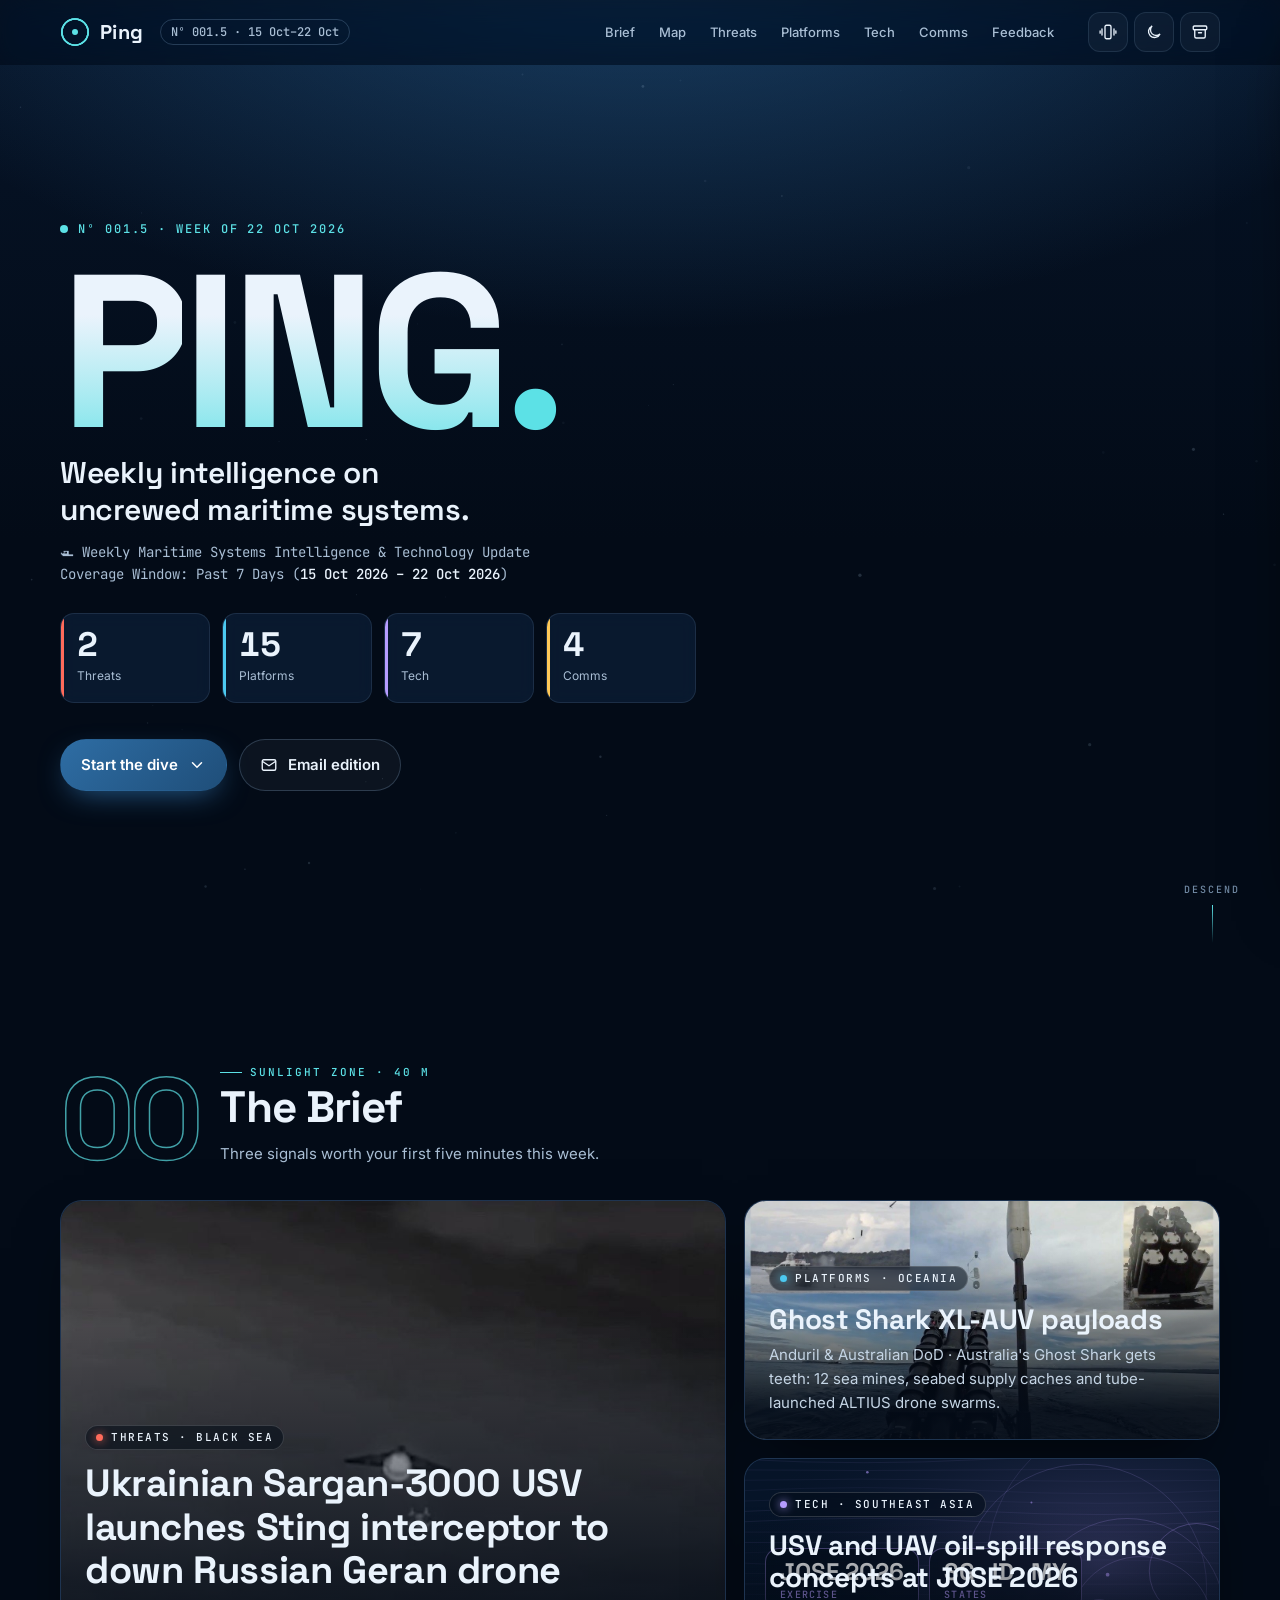
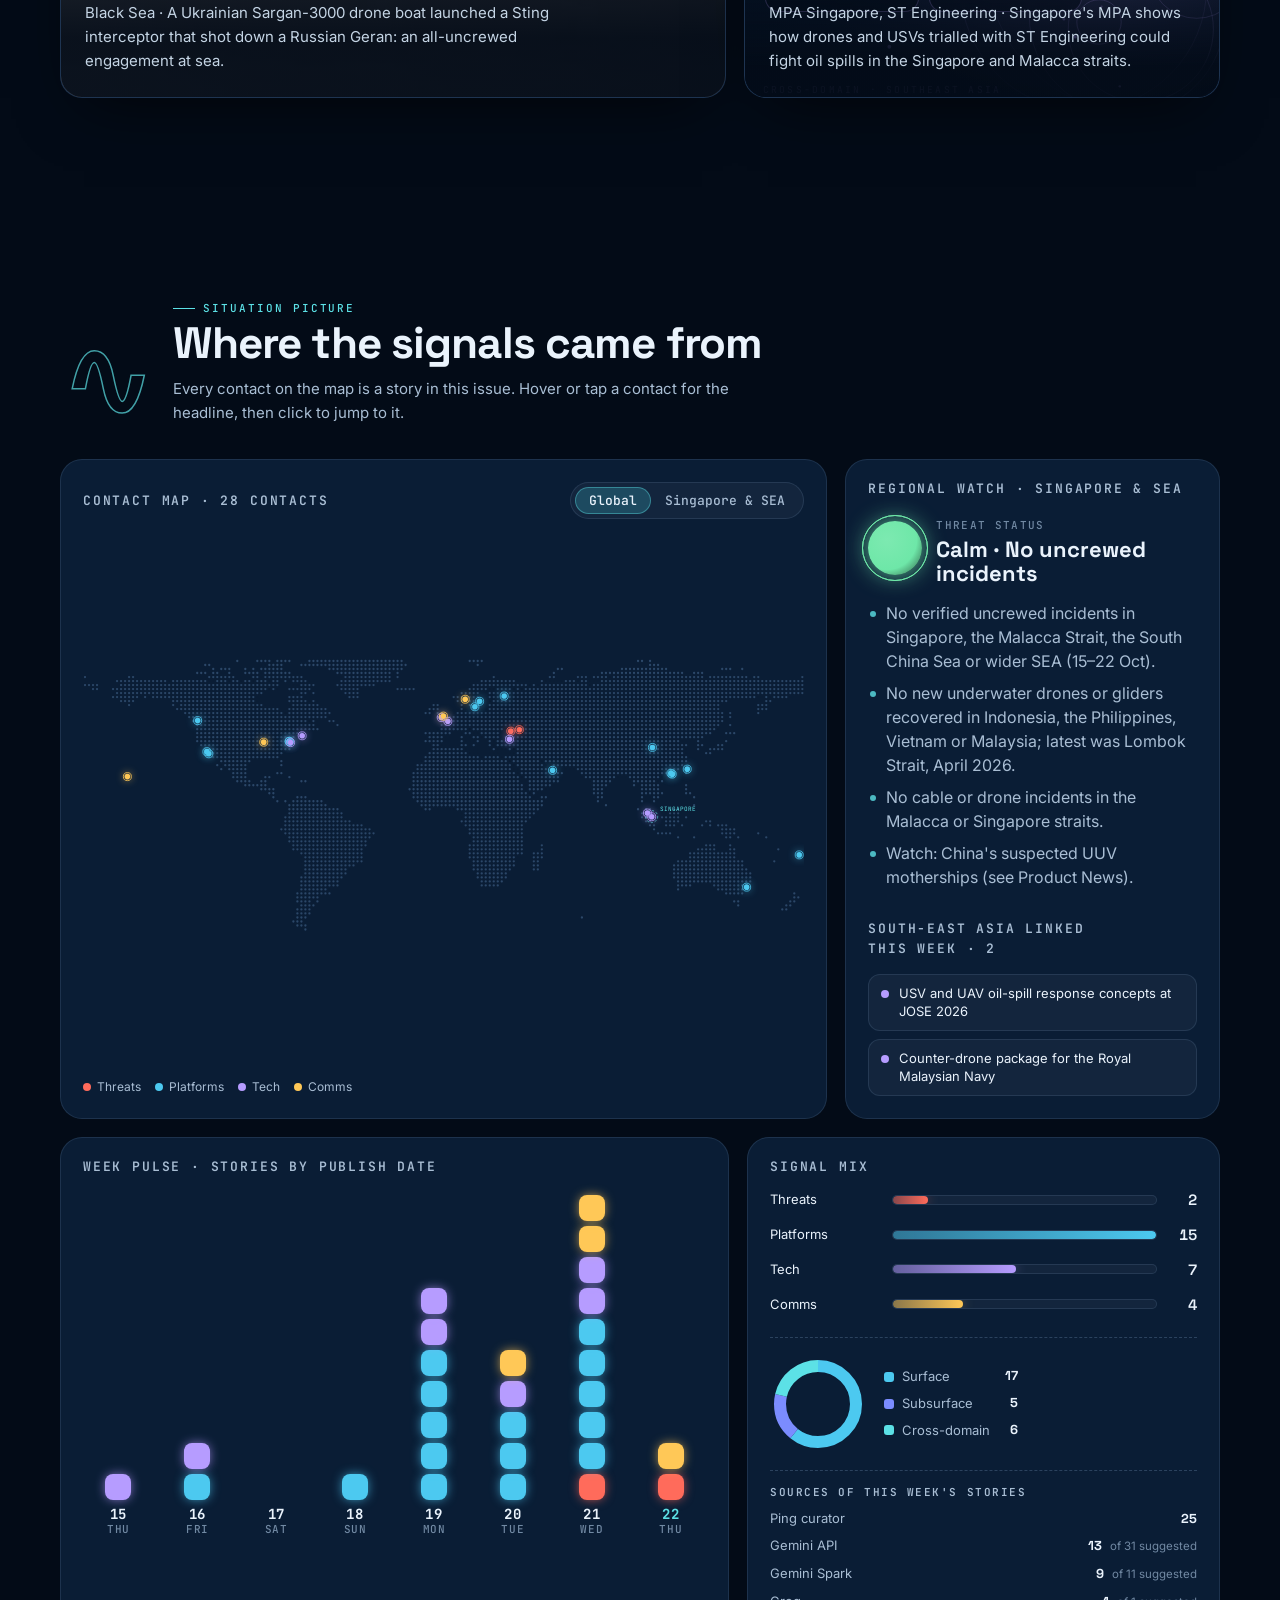
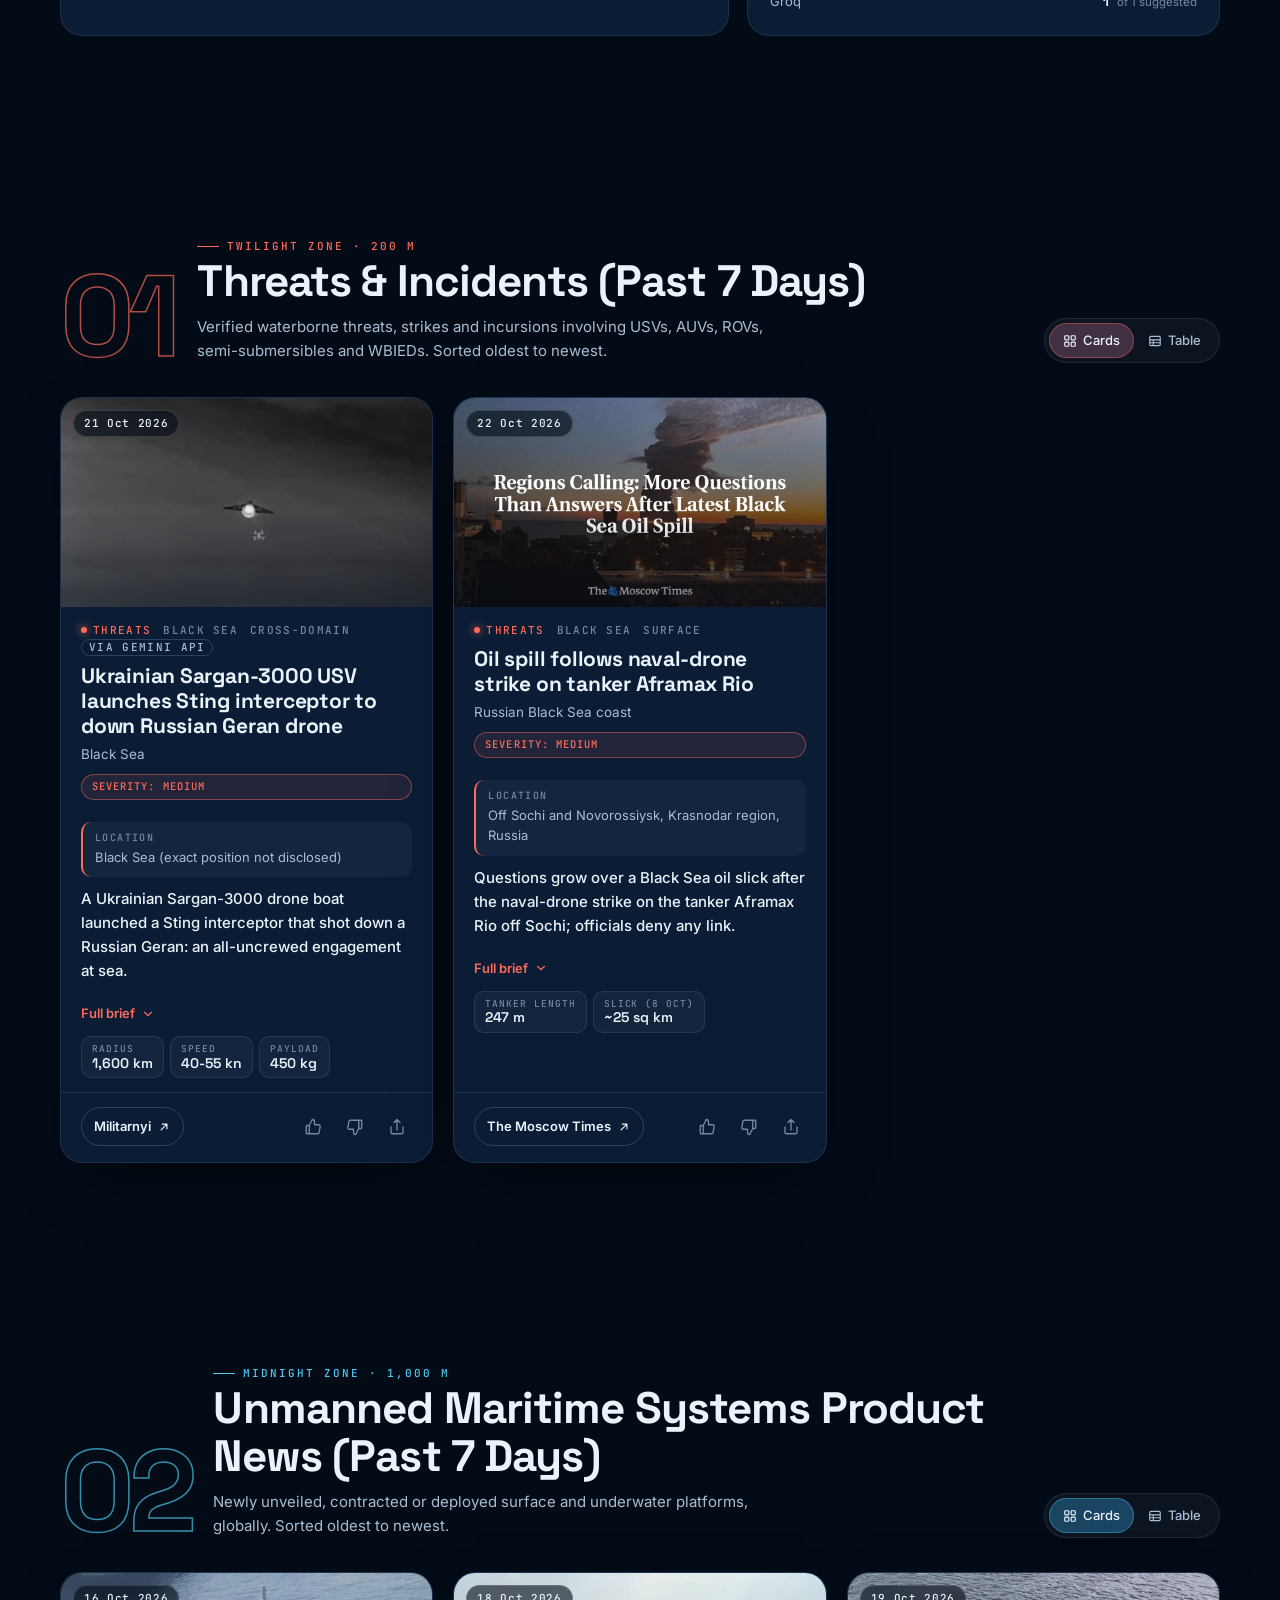
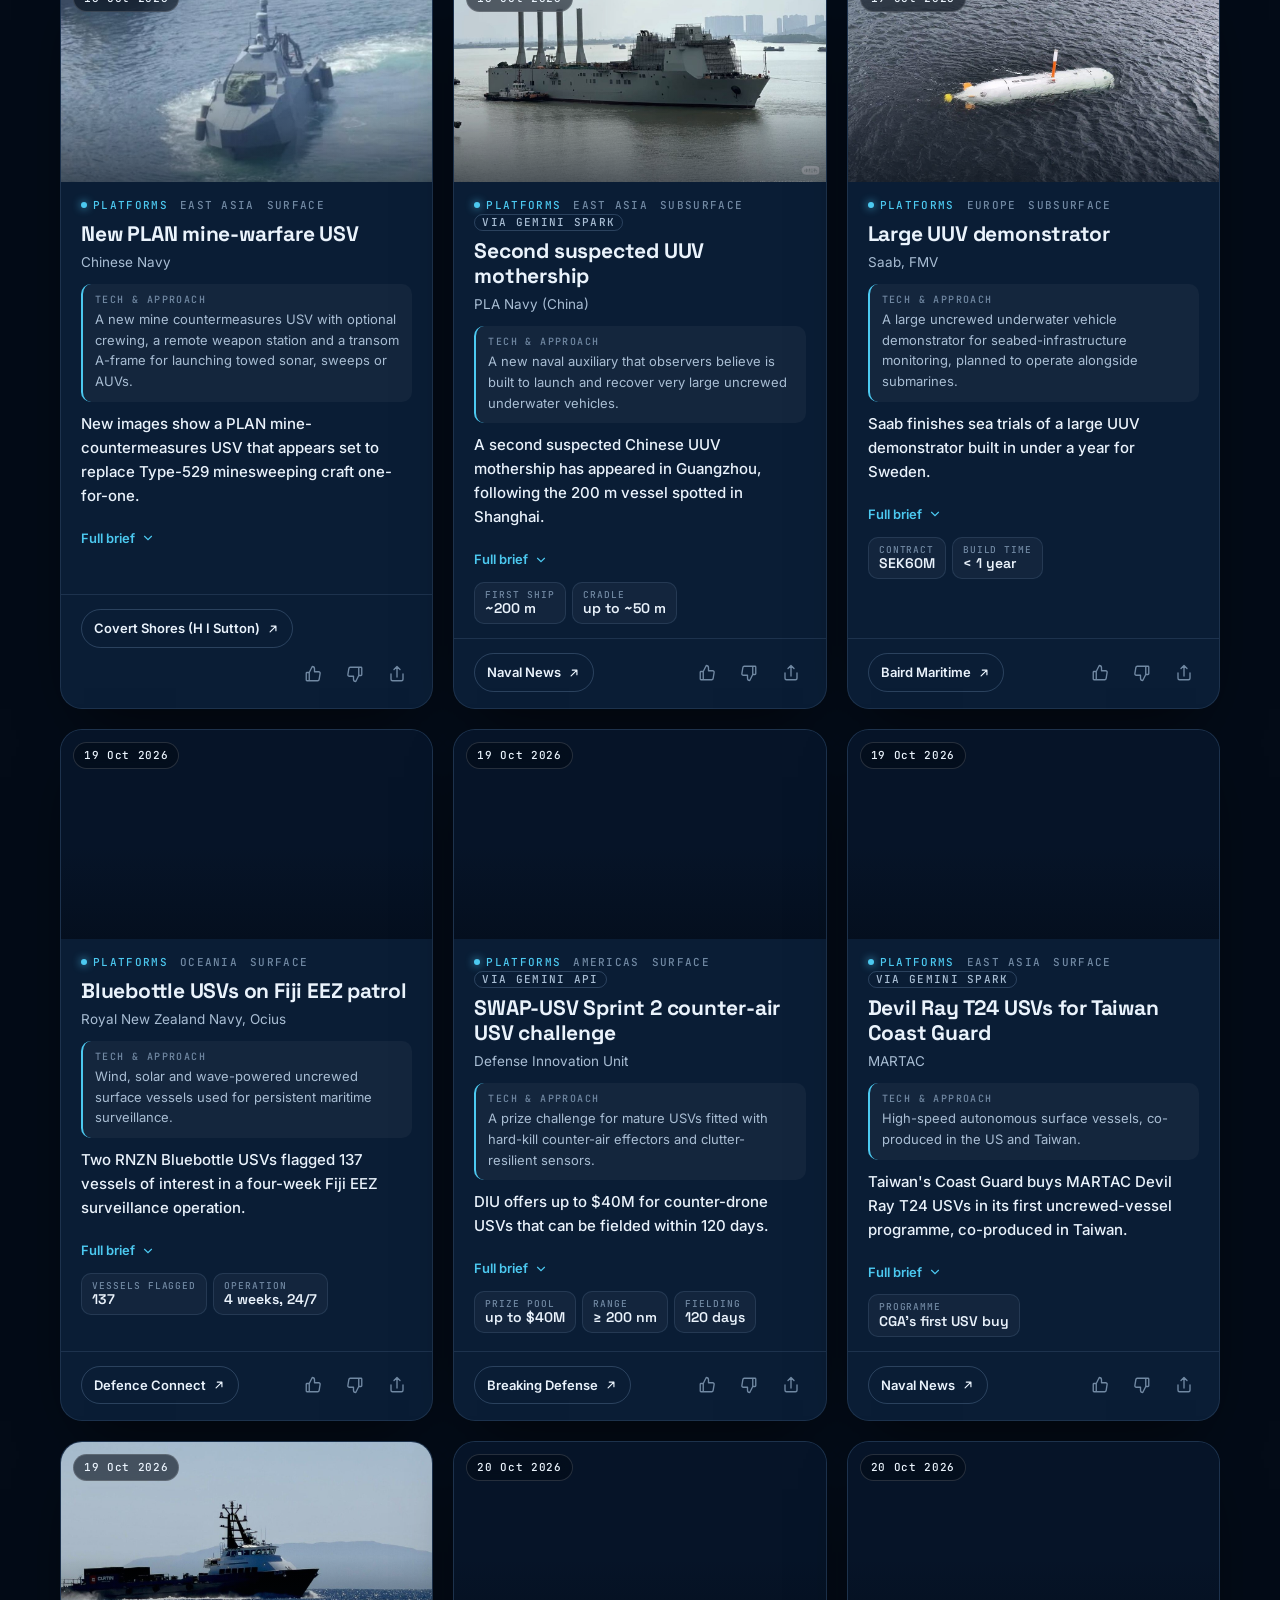
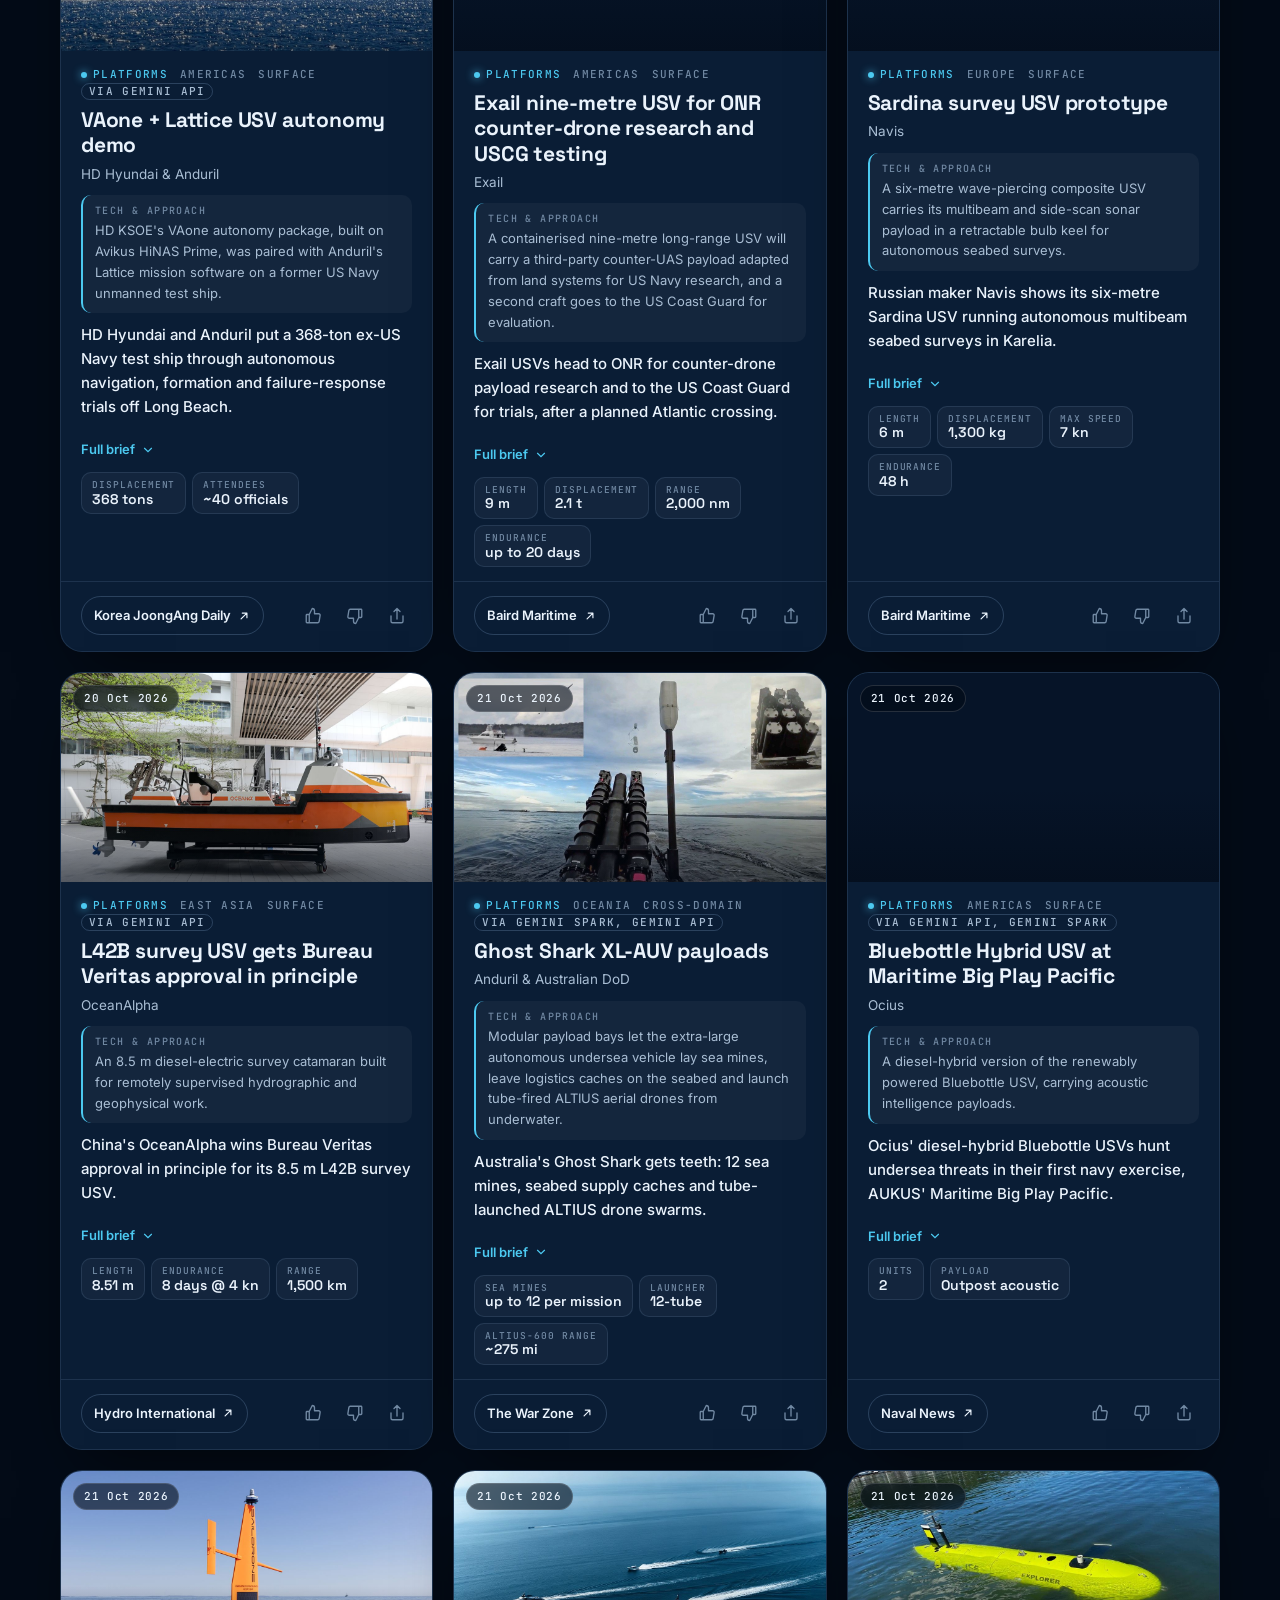
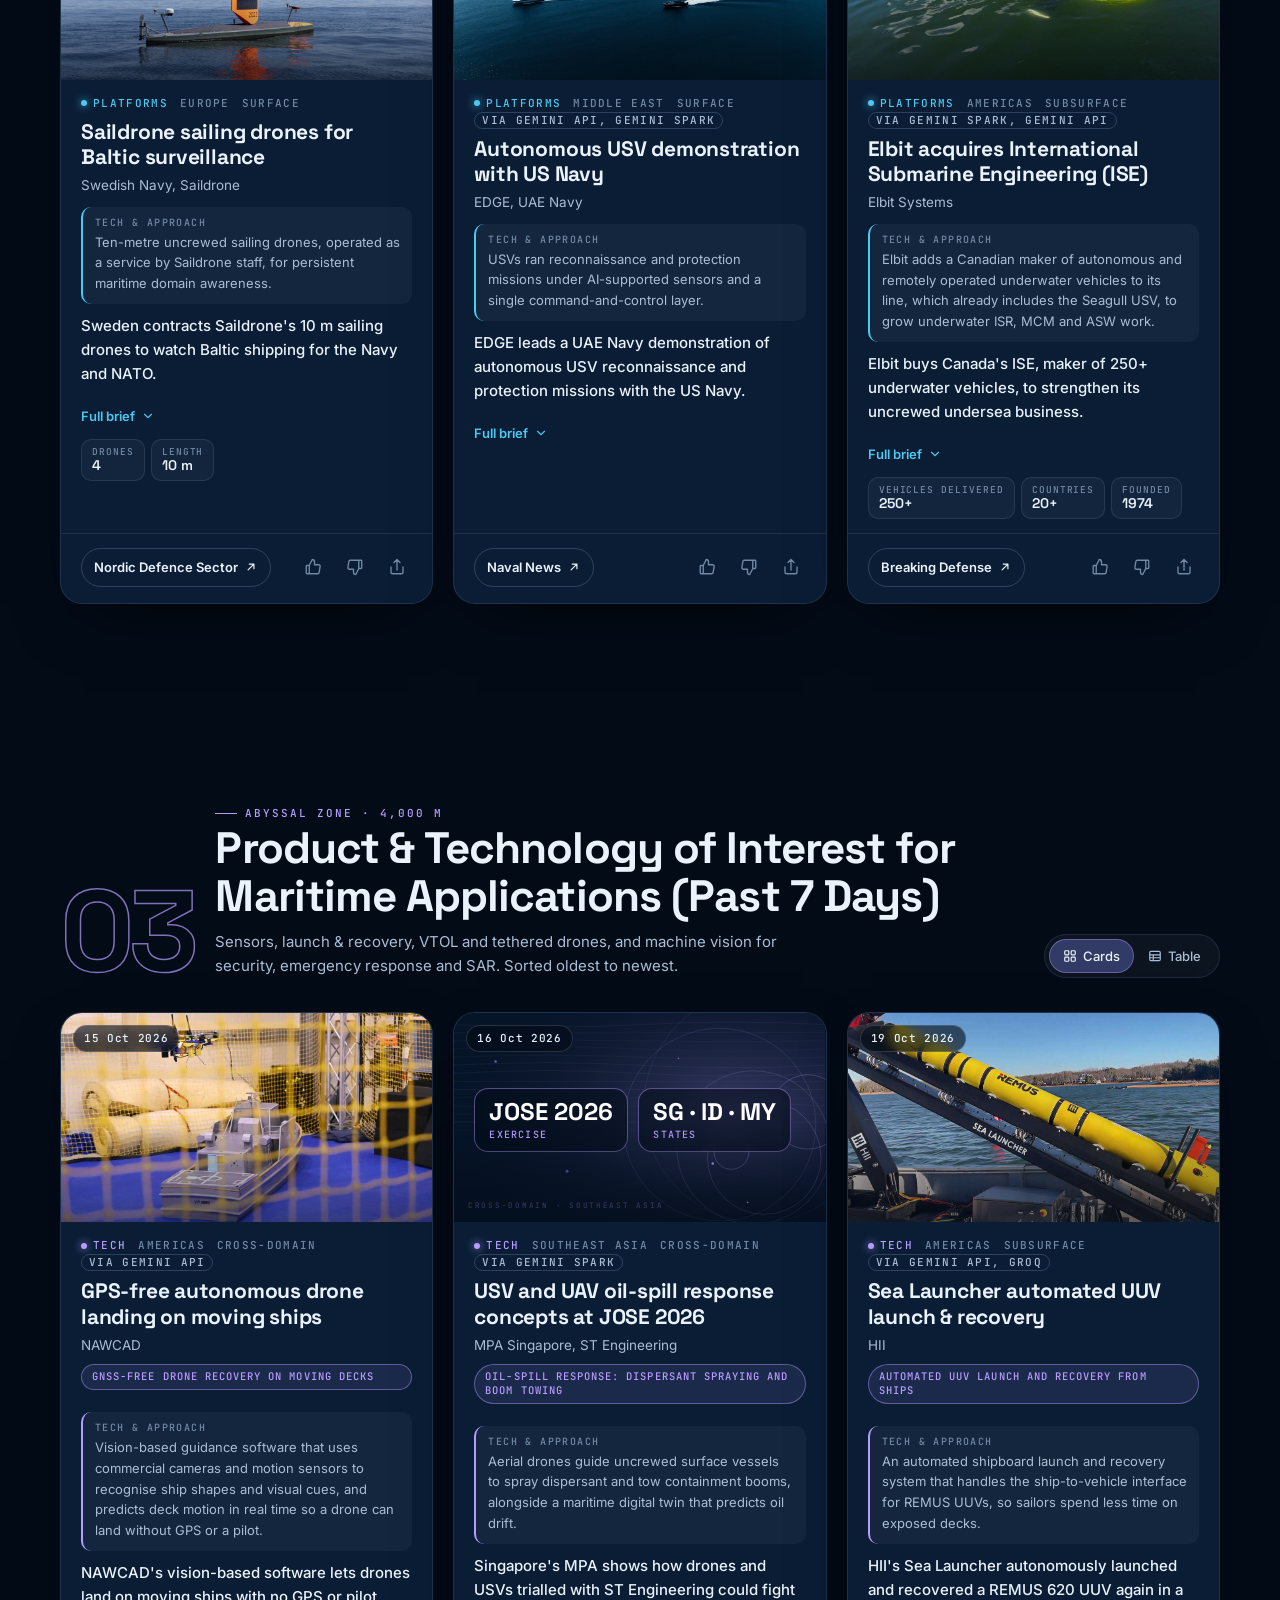
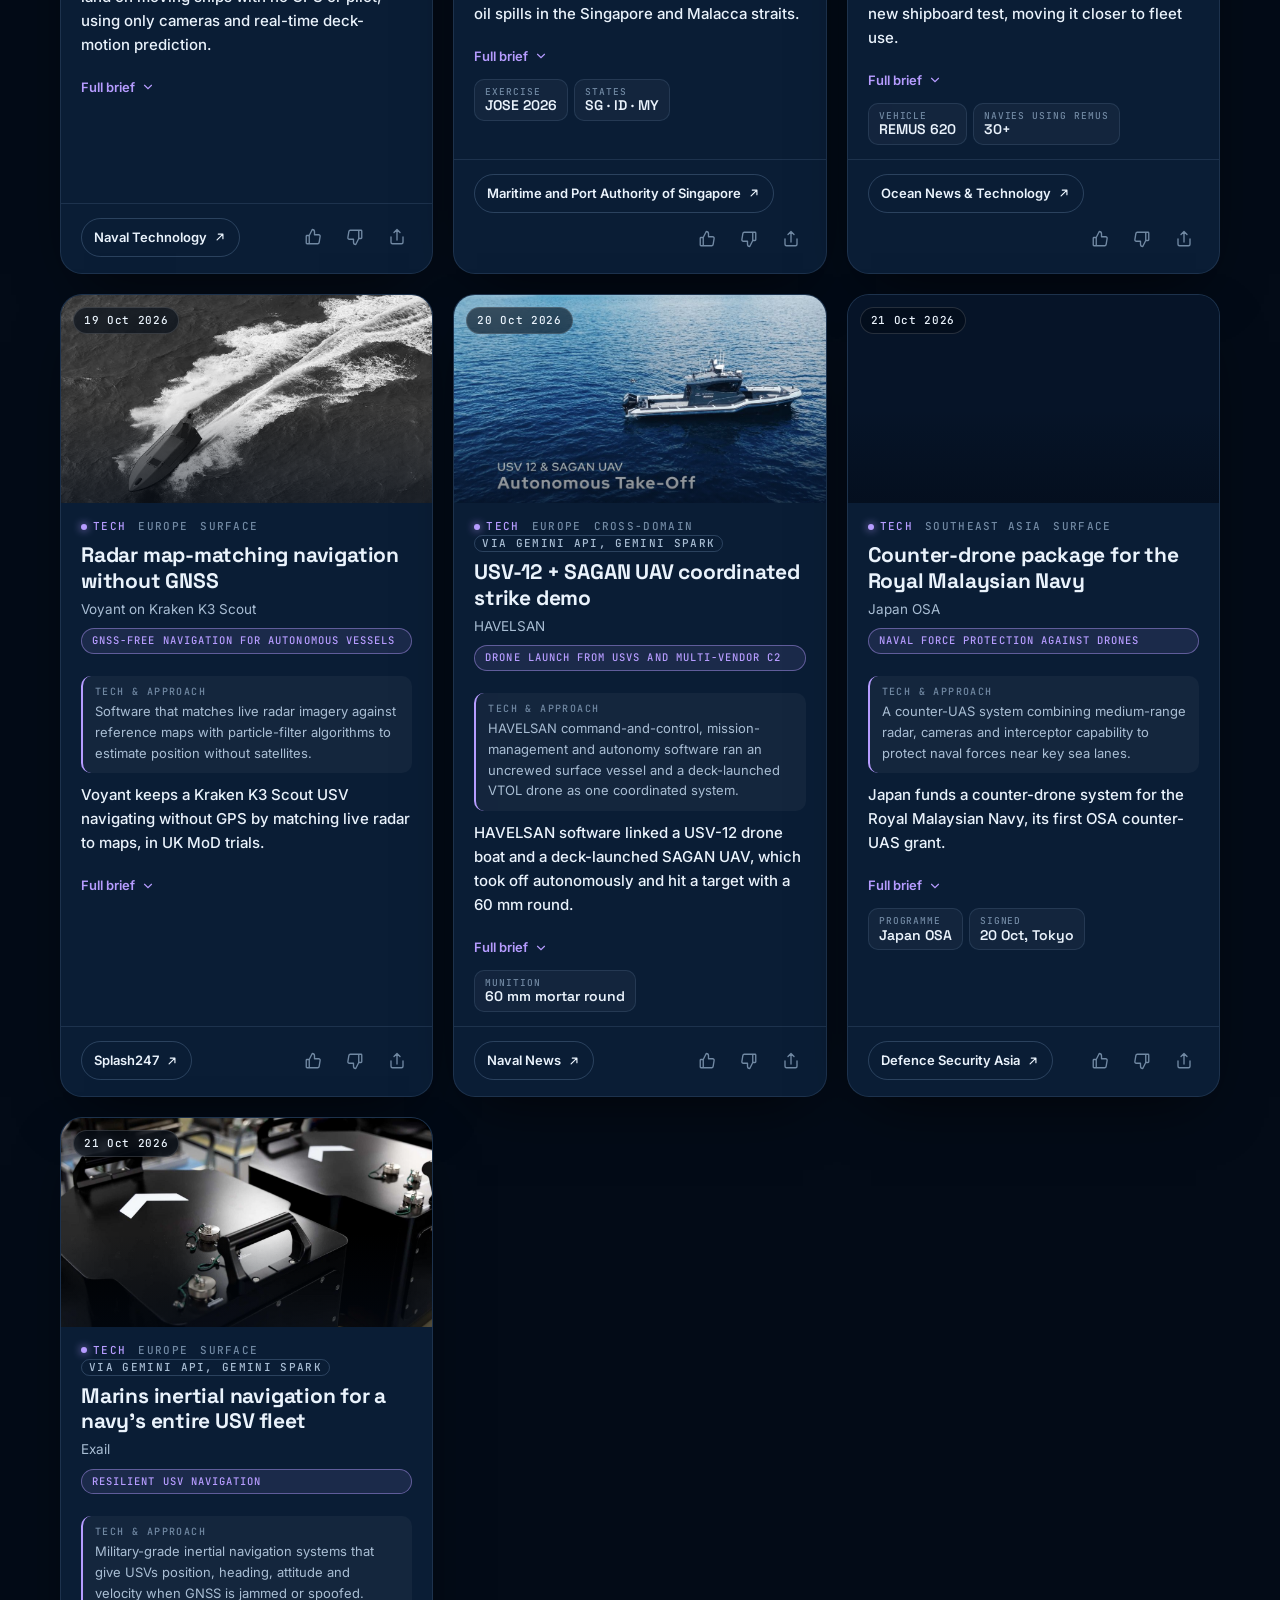
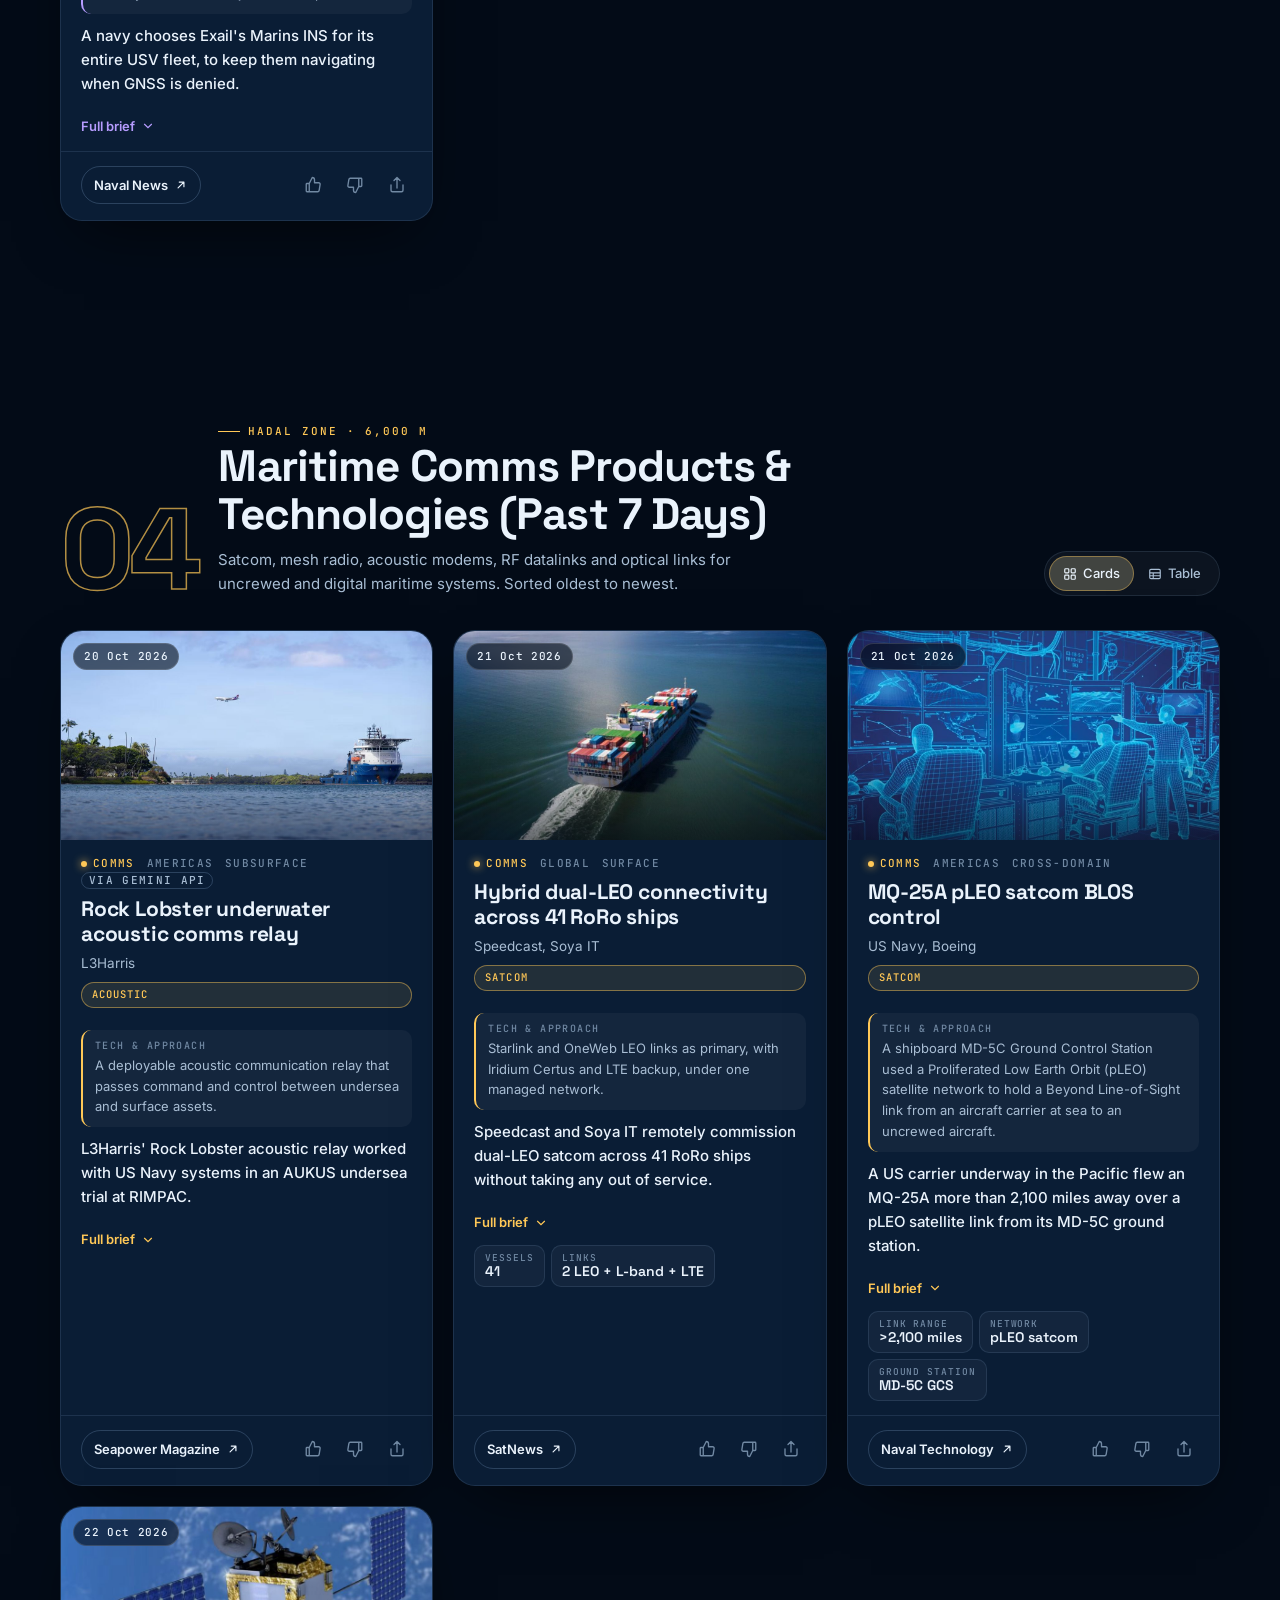
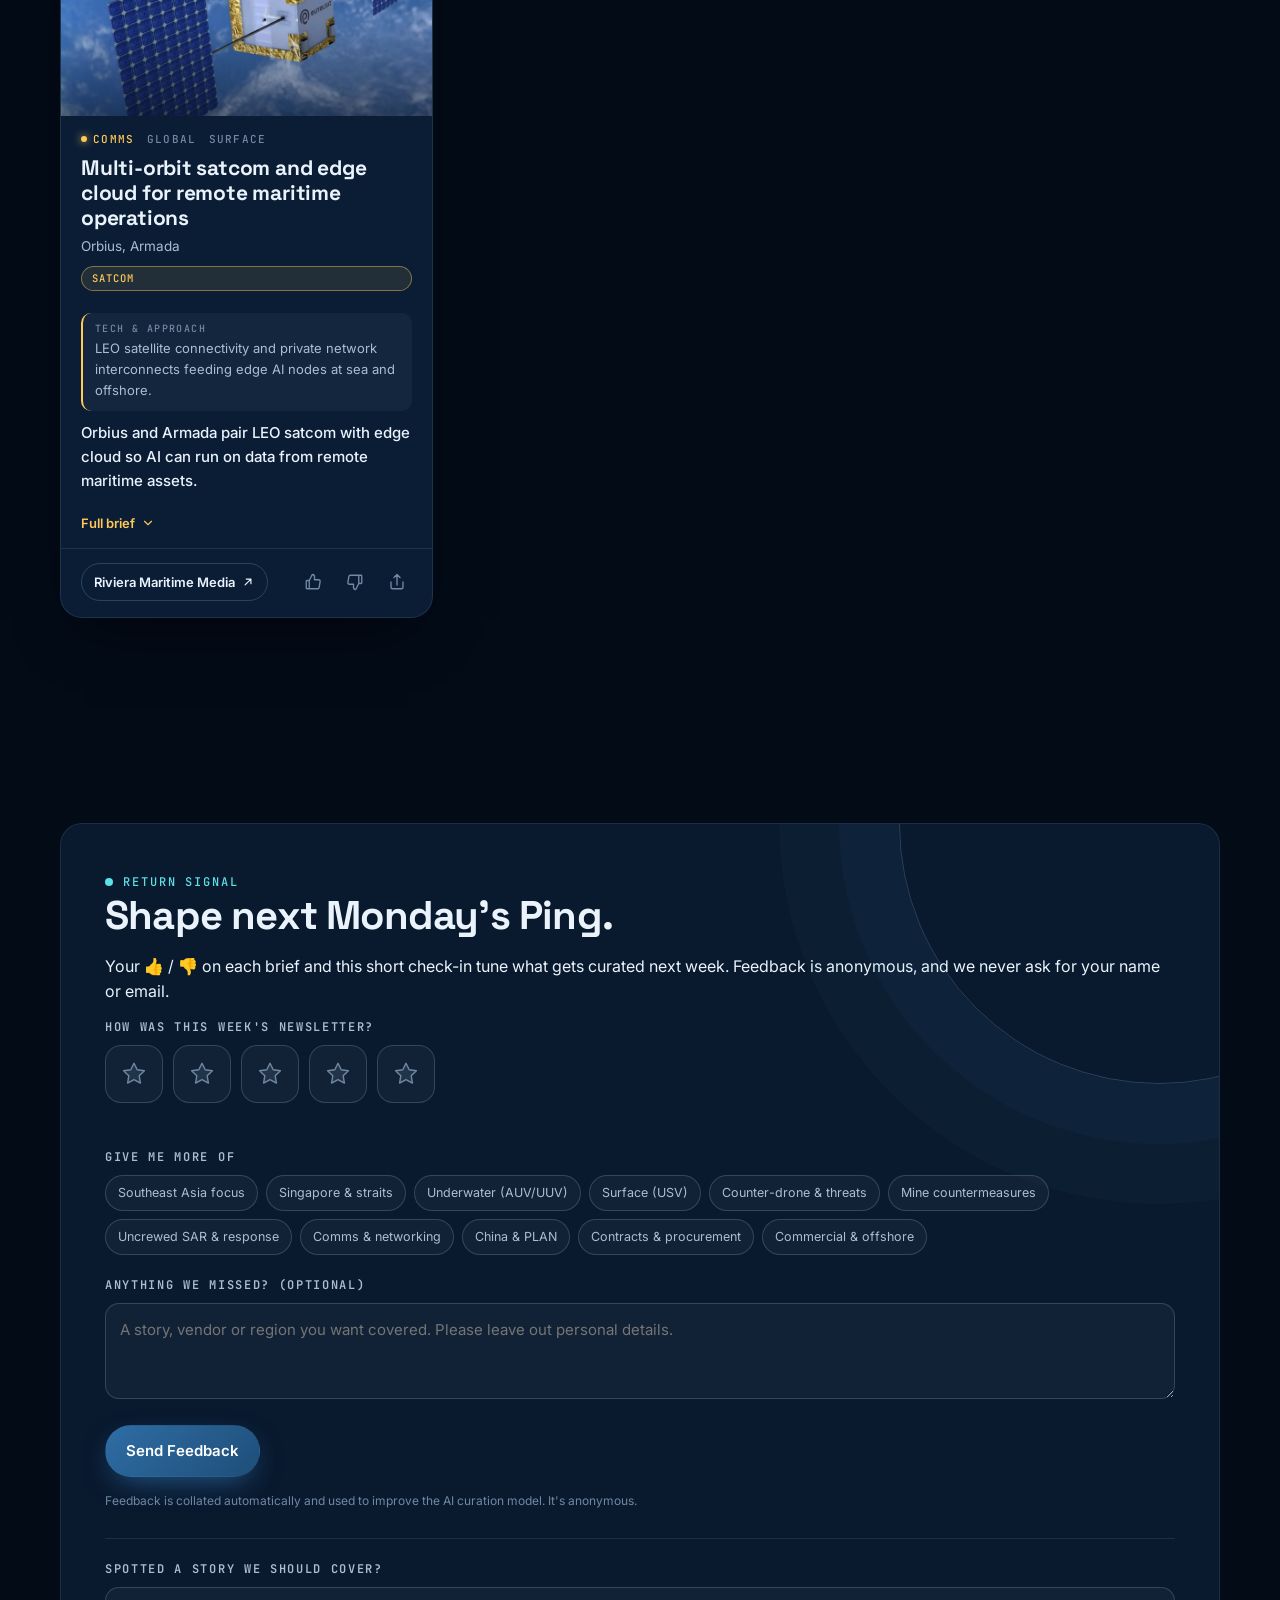
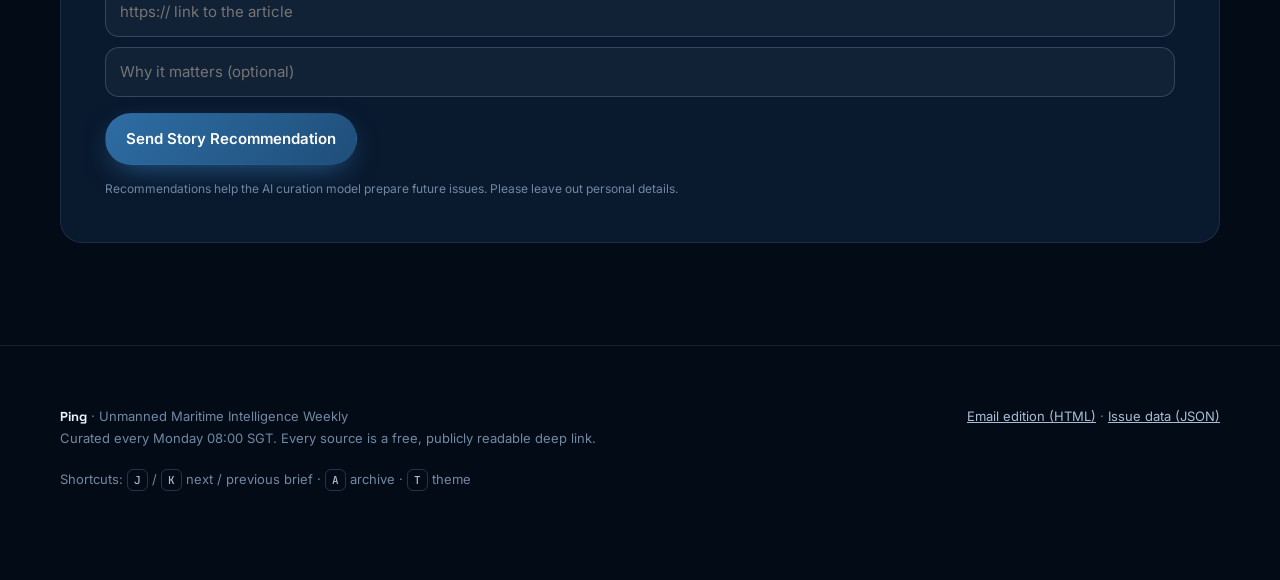
<file: index.html>
<!doctype html>
<html lang="en" data-theme="dark">
<head>
  <meta charset="utf-8">
  <meta name="viewport" content="width=device-width, initial-scale=1, viewport-fit=cover">
  <title>Ping · Unmanned Maritime Intelligence Weekly</title>
  <meta name="description" content="Ping: a verified weekly intelligence and technology scan of unmanned maritime systems (USVs, AUVs, ROVs and semi-submersibles), with a focus on Singapore and Southeast Asia.">
  <meta name="theme-color" content="#030B17">
  <meta property="og:title" content="Ping · Unmanned Maritime Intelligence Weekly">
  <meta property="og:description" content="Threats, platforms, enabling tech and comms for uncrewed maritime systems, verified every Monday.">
  <meta property="og:type" content="website">
  <link rel="icon" href="assets/favicon.svg" type="image/svg+xml">
  <link rel="preconnect" href="https://fonts.googleapis.com">
  <link rel="preconnect" href="https://fonts.gstatic.com" crossorigin>
  <link href="https://fonts.googleapis.com/css2?family=Inter:wght@400;500;600;700&family=JetBrains+Mono:wght@400;500&family=Space+Grotesk:wght@500;600;700&display=swap" rel="stylesheet">
  <link rel="stylesheet" href="assets/styles.css?v=5057148615">
  <script>
    // Apply the saved theme before first paint to avoid a flash.
    try { var t = localStorage.getItem("ping:theme"); if (t) document.documentElement.dataset.theme = JSON.parse(t); } catch (e) {}
  </script>
</head>
<body>
  <a class="skip" href="#main">Skip to content</a>
  <div class="ambient" id="ambient" aria-hidden="true"></div>
  <canvas id="snow" aria-hidden="true"></canvas>
  <div class="progress" aria-hidden="true"><i></i></div>

  <header class="topbar" id="topbar">
    <div class="wrap">
      <a class="brand" href="#top" aria-label="Back to the top">
        <svg viewBox="0 0 32 32" aria-hidden="true">
          <g fill="none" stroke="#5CE1E6" stroke-width="1.6">
            <circle class="ring" cx="16" cy="16" r="14"/>
            <circle class="ring" cx="16" cy="16" r="14"/>
            <circle class="ring" cx="16" cy="16" r="14"/>
          </g>
          <circle cx="16" cy="16" r="3.2" fill="#5CE1E6"/>
        </svg>
        Ping
      </a>
      <span class="issue-pill" id="issuePill">Loading…</span>
      <nav class="nav" id="nav" aria-label="Sections"></nav>
      <div class="actions">
        <button class="icon-btn" id="hapticBtn" aria-pressed="true" title="Haptic feedback" aria-label="Toggle haptic feedback">
          <svg class="on" viewBox="0 0 24 24" fill="none" stroke="currentColor" stroke-width="1.8" stroke-linecap="round"><rect x="8" y="3" width="8" height="18" rx="2"/><path d="M4 8v8M20 8v8M1.5 10.5v3M22.5 10.5v3"/></svg>
          <svg class="off" viewBox="0 0 24 24" fill="none" stroke="currentColor" stroke-width="1.8" stroke-linecap="round"><rect x="8" y="3" width="8" height="18" rx="2"/><path d="M3 3l18 18"/></svg>
        </button>
        <button class="icon-btn" id="themeBtn" aria-pressed="false" title="Toggle surface (light) mode" aria-label="Toggle light mode">
          <svg class="off" viewBox="0 0 24 24" fill="none" stroke="currentColor" stroke-width="1.8" stroke-linecap="round"><path d="M20 14.5A8 8 0 1 1 9.5 4a6.5 6.5 0 0 0 10.5 10.5z"/></svg>
          <svg class="on" viewBox="0 0 24 24" fill="none" stroke="currentColor" stroke-width="1.8" stroke-linecap="round"><circle cx="12" cy="12" r="4"/><path d="M12 2v2M12 20v2M4.9 4.9l1.4 1.4M17.7 17.7l1.4 1.4M2 12h2M20 12h2M4.9 19.1l1.4-1.4M17.7 6.3l1.4-1.4"/></svg>
        </button>
        <button class="icon-btn" id="archiveBtn" title="Archive" aria-label="Open issue archive" aria-controls="drawer" aria-expanded="false">
          <svg viewBox="0 0 24 24" fill="none" stroke="currentColor" stroke-width="1.8" stroke-linecap="round" stroke-linejoin="round"><rect x="3" y="4" width="18" height="5" rx="1.5"/><path d="M5 9v9a2 2 0 0 0 2 2h10a2 2 0 0 0 2-2V9M10 13h4"/></svg>
        </button>
      </div>
    </div>
  </header>

  <aside class="depth" id="depth" aria-hidden="true">
    <span class="zone" id="depthZone">Surface</span>
    <div class="scale"><b id="depthDot"></b></div>
    <span class="read" id="depthRead">0000 m</span>
  </aside>

  <main id="main" tabindex="-1">
    <div class="boot" role="status" aria-label="Loading issue">
      <svg viewBox="0 0 90 90" fill="none" stroke="currentColor" stroke-width="1.5"><circle cx="45" cy="45" r="40"/><circle cx="45" cy="45" r="40"/><circle cx="45" cy="45" r="40"/></svg>
    </div>
  </main>

  <footer class="site-foot">
    <div class="wrap">
      <div>
        <strong style="color:var(--ink);font-family:var(--f-display)">Ping</strong> · Unmanned Maritime Intelligence Weekly<br>
        Curated every Monday 08:00 SGT. Every source is a free, publicly readable deep link.
      </div>
      <div id="footLinks"></div>
      <div>Shortcuts: <span class="kbd">J</span> / <span class="kbd">K</span> next / previous brief · <span class="kbd">A</span> archive · <span class="kbd">T</span> theme</div>
    </div>
  </footer>

  <div class="scrim" id="scrim"></div>
  <aside class="drawer" id="drawer" aria-label="Issue archive" aria-hidden="true">
    <header>
      <h2>Archive</h2>
      <button class="icon-btn" data-close aria-label="Close archive">
        <svg viewBox="0 0 24 24" fill="none" stroke="currentColor" stroke-width="2" stroke-linecap="round"><path d="M6 6l12 12M18 6L6 18"/></svg>
      </button>
    </header>
    <ol id="archiveList"></ol>
    <div class="foot">A new issue surfaces every Monday at 08:00 Singapore time.</div>
  </aside>

  <div class="lightbox" id="lightbox" role="dialog" aria-modal="true" aria-label="Video player. Tap outside the video or press Escape to close." aria-hidden="true" tabindex="-1">
    <div class="frame" id="lightboxFrame"></div>
    <p class="lb-hint" aria-hidden="true">Tap anywhere to close</p>
  </div>

  <div class="toast" id="toast" role="status" aria-live="polite"><i></i><span></span></div>

  <noscript>
    <div class="wrap" style="padding:40px 16px">Ping needs JavaScript for the interactive edition. Open the <a href="data/index.json">archive index</a> or browse the email editions in <code>/issues/</code>.</div>
  </noscript>

  <script src="assets/config.js?v=8130384e35"></script>
  <script src="assets/world-dots.js?v=f8adfb9ac0"></script>
  <script src="assets/app.js?v=38b25baacb"></script>
  <script src="assets/analytics.js?v=610400b45e"></script>
</body>
</html>
</file>
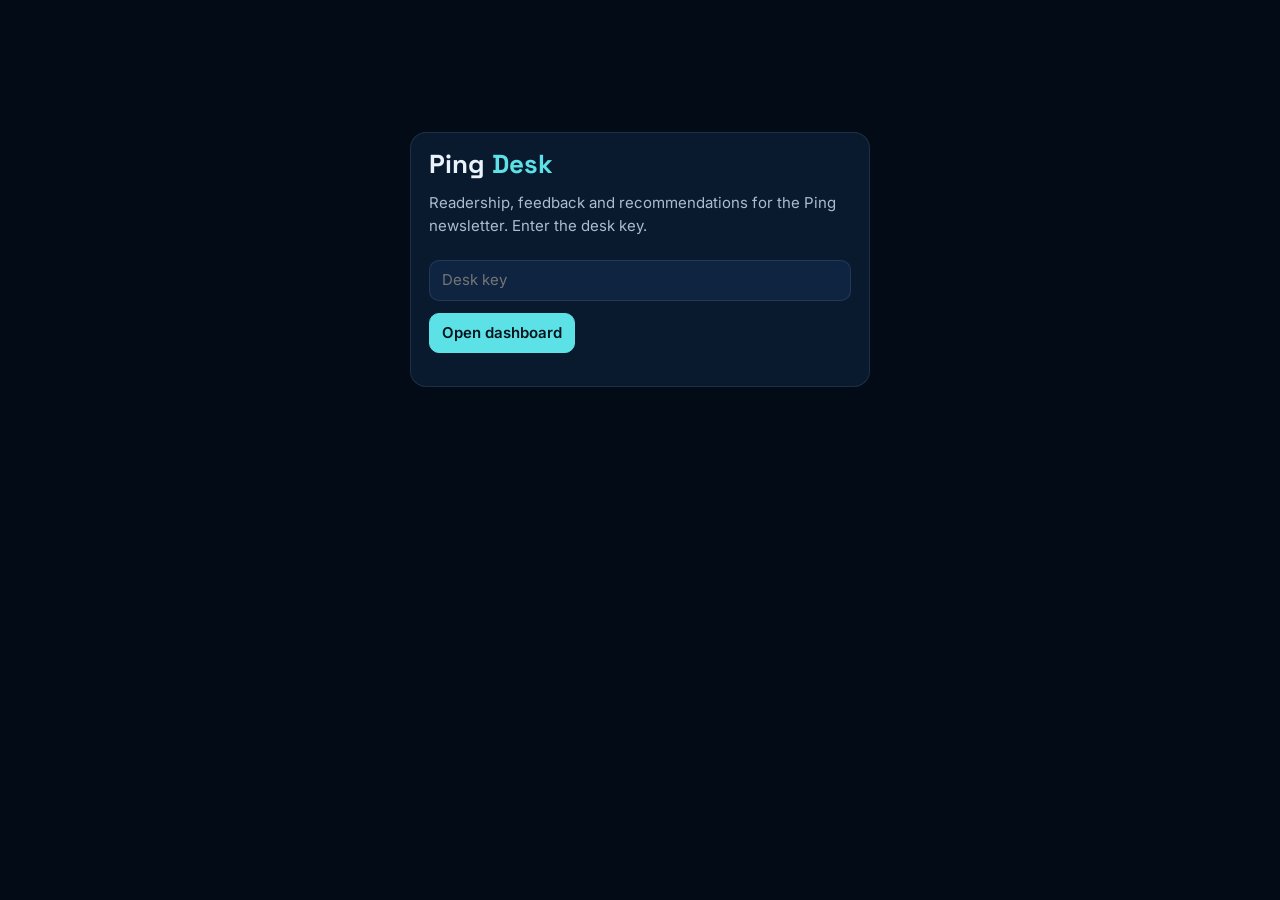
<file: desk/index.html>
<!doctype html>
<html lang="en">
<head>
  <meta charset="utf-8">
  <meta name="viewport" content="width=device-width, initial-scale=1">
  <meta name="robots" content="noindex, nofollow">
  <title>Ping Desk</title>
  <link rel="icon" href="../assets/favicon.svg" type="image/svg+xml">
  <link href="https://fonts.googleapis.com/css2?family=Inter:wght@400;500;600;700&family=JetBrains+Mono:wght@400;500&family=Space+Grotesk:wght@600;700&display=swap" rel="stylesheet">
  <style>
    :root { --bg: #030B17; --surface: #0A1A2E; --surface-2: #0F2440; --line: rgba(160, 200, 240, .12); --ink: #EAF3FC; --ink-2: #A9BCD0; --ink-3: #6E849B;
            --accent: #5CE1E6; --bar: #4CC9F0; --good: #43D9A3; --warn: #FFC857; --bad: #FF6B6B;
            --f: "Inter", system-ui, sans-serif; --mono: "JetBrains Mono", ui-monospace, monospace; --display: "Space Grotesk", var(--f); }
    * { box-sizing: border-box; }
    body { margin: 0; background: var(--bg); color: var(--ink); font: 15px/1.5 var(--f); }
    .wrap { max-width: 1200px; margin: 0 auto; padding: 24px 16px 64px; }
    header { display: flex; flex-wrap: wrap; align-items: center; gap: 12px 20px; margin-bottom: 20px; }
    header h1 { font: 700 26px/1 var(--display); margin: 0; }
    header h1 span { color: var(--accent); }
    header .sub { color: var(--ink-3); font: 12px/1.4 var(--mono); letter-spacing: .08em; text-transform: uppercase; }
    .filters { display: flex; flex-wrap: wrap; gap: 10px; align-items: center; margin-left: auto; }
    select, input[type=password], button { font: inherit; color: var(--ink); background: var(--surface-2); border: 1px solid var(--line); border-radius: 10px; padding: 8px 12px; }
    button { cursor: pointer; } button.primary { background: var(--accent); color: #04131c; border-color: var(--accent); font-weight: 600; }
    label.chk { display: flex; gap: 8px; align-items: center; color: var(--ink-2); font-size: 13px; }
    .grid { display: grid; gap: 14px; grid-template-columns: repeat(12, 1fr); }
    .card { grid-column: span 12; background: var(--surface); border: 1px solid var(--line); border-radius: 16px; padding: 18px; min-width: 0; }
    .c6 { grid-column: span 6; } .c4 { grid-column: span 4; } .c8 { grid-column: span 8; }
    @media (max-width: 900px) { .c6, .c4, .c8 { grid-column: span 12; } }
    .card h2 { font: 600 13px/1.2 var(--mono); letter-spacing: .12em; text-transform: uppercase; color: var(--ink-2); margin: 0 0 4px; }
    .card .hint { color: var(--ink-3); font-size: 12.5px; margin: 0 0 14px; }
    .kpis { display: grid; gap: 12px; grid-template-columns: repeat(auto-fit, minmax(150px, 1fr)); }
    .kpi { background: var(--surface); border: 1px solid var(--line); border-radius: 14px; padding: 14px 16px; }
    .kpi b { display: block; font: 700 28px/1.1 var(--display); }
    .kpi span { color: var(--ink-3); font-size: 12.5px; }
    .bars { display: grid; gap: 8px; }
    .bar { display: grid; grid-template-columns: minmax(90px, 34%) 1fr auto; gap: 10px; align-items: center; font-size: 13.5px; }
    .bar .lbl { color: var(--ink-2); overflow: hidden; text-overflow: ellipsis; white-space: nowrap; }
    .bar .track { height: 12px; border-radius: 4px; background: rgba(160, 200, 240, .06); position: relative; }
    .bar .fill { position: absolute; inset: 0 auto 0 0; border-radius: 0 4px 4px 0; background: var(--bar); min-width: 2px; }
    .bar .val { font: 500 12.5px/1 var(--mono); color: var(--ink); min-width: 5ch; text-align: right; }
    .cols { display: flex; align-items: flex-end; gap: 2px; height: 160px; border-bottom: 1px solid var(--line); padding-top: 8px; }
    .cols div { flex: 1; background: var(--bar); border-radius: 4px 4px 0 0; min-height: 2px; position: relative; }
    .cols div:hover { background: var(--accent); }
    .axis { display: flex; justify-content: space-between; color: var(--ink-3); font: 11px/1 var(--mono); margin-top: 6px; }
    table { width: 100%; border-collapse: collapse; font-size: 13px; }
    th { text-align: left; color: var(--ink-3); font: 500 11px/1.2 var(--mono); letter-spacing: .08em; text-transform: uppercase; padding: 8px 8px; border-bottom: 1px solid var(--line); cursor: pointer; white-space: nowrap; }
    td { padding: 8px; border-bottom: 1px solid var(--line); vertical-align: top; }
    td.n { font-family: var(--mono); text-align: right; white-space: nowrap; }
    .scroll { overflow-x: auto; }
    .tag { display: inline-block; padding: 2px 8px; border-radius: 999px; font: 500 11px/1.5 var(--mono); border: 1px solid var(--line); }
    .tag.read { color: var(--good); border-color: color-mix(in srgb, var(--good) 50%, transparent); }
    .tag.skim { color: var(--warn); border-color: color-mix(in srgb, var(--warn) 50%, transparent); }
    .tag.bounce { color: var(--bad); border-color: color-mix(in srgb, var(--bad) 50%, transparent); }
    .note { padding: 10px 12px; border-radius: 10px; background: var(--surface-2); margin-bottom: 8px; font-size: 14px; }
    .note small { display: block; color: var(--ink-3); font: 11px/1.4 var(--mono); margin-bottom: 4px; }
    .empty { color: var(--ink-3); font-size: 13.5px; }
    #login { max-width: 460px; margin: 12vh auto; }
    #login p { color: var(--ink-2); }
    #login input { width: 100%; margin: 8px 0 12px; }
    .muted { color: var(--ink-3); } a { color: var(--accent); }
    #tip { position: fixed; pointer-events: none; background: #061428; border: 1px solid var(--line); border-radius: 8px; padding: 6px 9px; font: 12px/1.4 var(--mono); display: none; z-index: 9; }
  </style>
</head>
<body>
<div id="tip"></div>
<div class="wrap">
  <section id="login" class="card" hidden>
    <h1 style="font:700 26px/1 var(--display);margin:0 0 6px">Ping <span style="color:var(--accent)">Desk</span></h1>
    <p>Readership, feedback and recommendations for the Ping newsletter. Enter the desk key.</p>
    <input id="key" type="password" autocomplete="current-password" placeholder="Desk key">
    <button class="primary" id="go">Open dashboard</button>
    <p class="muted" id="loginMsg"></p>
  </section>

  <main id="app" hidden>
    <header>
      <div><h1>Ping <span>Desk</span></h1><div class="sub" id="asof"></div></div>
      <div class="filters">
        <select id="issue" aria-label="Issue"></select>
        <label class="chk"><input type="checkbox" id="notrack"> Don't count my visits on this device</label>
        <button id="reload">Refresh</button>
        <button id="logout">Lock</button>
      </div>
    </header>

    <div class="kpis" id="kpis"></div>

    <div class="grid" style="margin-top:14px">
      <section class="card c8"><h2>Visits per day</h2><p class="hint">Last 30 days, Singapore time. Hover a bar for the count.</p><div id="daily"></div></section>
      <section class="card c4"><h2>How they read</h2><p class="hint">Read: steady scrolling with pauses. Skimmed: fast scrolling or little time per screen. Bounced: under 15 s.</p><div id="behaviour"></div></section>

      <section class="card c6"><h2>Time per section</h2><p class="hint">Average active seconds per visit, and the share of visits that reached it.</p><div id="sections"></div></section>
      <section class="card c6"><h2>What readers do</h2><p class="hint">Total interactions in the selected visits.</p><div id="events"></div></section>

      <section class="card"><h2>Stories</h2><p class="hint" id="storiesHint">How long each story held attention. Read = at least 8 s of attention. Click a column to sort.</p><div class="scroll" id="stories"></div></section>

      <section class="card c4"><h2>Countries</h2><div id="countries"></div></section>
      <section class="card c4"><h2>Networks (ISP)</h2><div id="networks"></div></section>
      <section class="card c4"><h2>Devices &amp; arrival</h2><div id="devices"></div></section>

      <section class="card"><h2>Recent visits</h2><p class="hint">Newest first, up to 100. Times in Singapore time.</p><div class="scroll" id="visits"></div></section>

      <section class="card c6"><h2>Ratings &amp; topics</h2><div id="ratings"></div></section>
      <section class="card c6"><h2>Written feedback</h2><div id="notes"></div></section>
      <section class="card c6"><h2>Story recommendations</h2><div id="tips"></div></section>
      <section class="card c6"><h2>What the curator learned</h2><div id="learned"></div></section>
    </div>
  </main>
</div>

<script src="../assets/config.js"></script>
<script>
(() => {
  const API = (window.PING_CONFIG?.feedbackEndpoint || "").replace(/\/+$/, "");
  const $ = (s) => document.querySelector(s);
  const esc = (s) => String(s ?? "").replace(/[&<>"']/g, (c) => ({ "&": "&amp;", "<": "&lt;", ">": "&gt;", '"': "&quot;", "'": "&#39;" }[c]));
  const store = { get: (k) => { try { return localStorage.getItem(k); } catch { return null; } }, set: (k, v) => { try { v == null ? localStorage.removeItem(k) : localStorage.setItem(k, v); } catch {} } };
  const sgt = (iso) => iso ? new Date(iso).toLocaleString("en-SG", { timeZone: "Asia/Singapore", day: "numeric", month: "short", hour: "2-digit", minute: "2-digit" }) : "";
  const sgtDay = (iso) => new Date(iso).toLocaleDateString("en-CA", { timeZone: "Asia/Singapore" });
  const secs = (n) => n >= 60 ? `${Math.floor(n / 60)}m ${String(Math.round(n % 60)).padStart(2, "0")}s` : `${Math.round(n)}s`;
  const pct = (a, b) => b ? Math.round((a / b) * 100) + "%" : "–";
  const avg = (xs) => xs.length ? xs.reduce((a, b) => a + b, 0) / xs.length : 0;
  const SECTION_NAMES = { hero: "Top of page", brief: "The Brief", intel: "Map & signal mix", threats: "Threats & Incidents", platforms: "Product News", tech: "Tech of Interest", comms: "Maritime Comms", feedback: "Feedback" };
  const EVENT_NAMES = { outbound: "Opened an article", full_brief: "Expanded a full brief", video: "Played a video", vote: "Voted 👍/👎", vote_reason: "Gave a 👎 reason", share: "Shared a story", brief_pick: "Opened a Brief pick", map: "Used the map", archive: "Opened the archive", theme: "Switched theme", nav: "Used the section menu", hero_cta: "Used a top-of-page button", feedback_sent: "Sent feedback", recommendation_sent: "Sent a recommendation", view_table: "Switched to table view", view_cards: "Switched to card view", email_or_json: "Opened email / data" };

  let key = store.get("ping:desk-key"), index = null, sessions = [], issueData = {}, summary = {};
  const auth = () => ({ authorization: "Bearer " + key });

  // Reading behaviour of one visit.
  function behaviour(v) {
    if (v.active < 15) return "bounce";
    const fastShare = v.scrolled ? v.fast / v.scrolled : 0;
    const screens = Math.max(1, v.scrolled / Math.max(400, v.vh || 800));
    if (fastShare > 0.4 || v.active / screens < 4) return "skim";
    return "read";
  }

  function bars(rows, { fmt = (x) => x, max } = {}) {
    if (!rows.length) return `<p class="empty">No data yet.</p>`;
    const m = max ?? Math.max(...rows.map((r) => r[1]), 1);
    return `<div class="bars">${rows.map(([l, v, title]) => `<div class="bar" data-tip="${esc(title || `${l}: ${fmt(v)}`)}"><span class="lbl">${esc(l)}</span><span class="track"><span class="fill" style="width:${(v / m) * 100}%"></span></span><span class="val">${esc(fmt(v))}</span></div>`).join("")}</div>`;
  }
  const countBy = (xs, f) => { const o = {}; xs.forEach((x) => { const k = f(x) || "Unknown"; o[k] = (o[k] || 0) + 1; }); return Object.entries(o).sort((a, b) => b[1] - a[1]); };

  async function api(path) {
    const r = await fetch(API + path, { headers: auth() });
    if (r.status === 401) throw new Error("unauthorized");
    return r.json();
  }

  async function load() {
    $("#asof").textContent = "Loading…";
    const issue = $("#issue").value || "all";
    const [vis, notes, tips, sum, learned] = await Promise.all([
      api("/analytics?issue=" + issue), api("/notes").catch(() => []), api("/tips").catch(() => []),
      fetch(API + "/summary").then((r) => r.json()).catch(() => ({})), fetch("../data/learnings.json").then((r) => r.json()).catch(() => null),
    ]);
    sessions = vis; summary = sum;
    const ids = issue === "all" ? (index?.issues || []).map((i) => i.id) : [issue];
    await Promise.all(ids.filter((id) => !issueData[id]).map(async (id) => { issueData[id] = await fetch(`../data/issues/${id}.json`).then((r) => r.json()).catch(() => null); }));
    render(issue, notes.filter((n) => issue === "all" || n.issue === issue || !n.issue), tips, learned);
    $("#asof").textContent = `${sessions.length} visits loaded · updated ${sgt(new Date().toISOString())} SGT`;
  }

  function render(issue, notes, tips, learned) {
    const S = sessions, readers = new Set(S.map((v) => v.client)).size;
    const kinds = S.map(behaviour), n = S.length || 1;
    const k = (label, value, sub) => `<div class="kpi"><b>${value}</b><span>${label}${sub ? ` · ${sub}` : ""}</span></div>`;
    $("#kpis").innerHTML = [
      k("Visits", S.length), k("Unique readers", readers, `${S.filter((v) => v.returning).length} returning visits`),
      k("Avg reading time", secs(avg(S.map((v) => v.active)))), k("Reached the end", pct(S.filter((v) => v.bottom).length, S.length)),
      k("Read thoroughly", pct(kinds.filter((x) => x === "read").length, S.length), `${pct(kinds.filter((x) => x === "skim").length, S.length)} skimmed`),
      k("Articles opened", S.reduce((a, v) => a + (v.ev?.outbound || 0), 0)),
    ].join("");

    // Visits per day, last 30 days.
    const days = [...Array(30)].map((_, i) => sgtDay(Date.now() - (29 - i) * 864e5));
    const perDay = Object.fromEntries(days.map((d) => [d, 0]));
    S.forEach((v) => { const d = sgtDay(v.start || v.last); if (d in perDay) perDay[d] += 1; });
    const mx = Math.max(1, ...Object.values(perDay));
    $("#daily").innerHTML = `<div class="cols">${days.map((d) => `<div style="height:${(perDay[d] / mx) * 100}%" data-tip="${d}: ${perDay[d]} visit${perDay[d] === 1 ? "" : "s"}"></div>`).join("")}</div><div class="axis"><span>${days[0]}</span><span>${days[29]}</span></div>`;

    const kc = { read: 0, skim: 0, bounce: 0 }; kinds.forEach((x) => kc[x]++);
    $("#behaviour").innerHTML = bars([["Read thoroughly", kc.read], ["Skimmed", kc.skim], ["Bounced", kc.bounce]], { fmt: (x) => `${x} · ${pct(x, S.length)}`, max: n });

    const secKeys = Object.keys(SECTION_NAMES);
    $("#sections").innerHTML = bars(secKeys.map((s) => {
      const t = S.map((v) => v.sections?.[s] || 0), reached = t.filter((x) => x > 0).length;
      return [SECTION_NAMES[s], avg(t), `${SECTION_NAMES[s]}: ${secs(avg(t))} per visit, reached by ${pct(reached, S.length)}`];
    }).filter((r) => r[1] > 0), { fmt: secs });

    const ev = {}; S.forEach((v) => Object.entries(v.ev || {}).forEach(([e, c]) => { ev[e] = (ev[e] || 0) + c; }));
    $("#events").innerHTML = bars(Object.entries(ev).sort((a, b) => b[1] - a[1]).map(([e, c]) => [EVENT_NAMES[e] || e, c]));

    // Stories (one issue at a time).
    const data = issueData[issue];
    if (!data) { $("#stories").innerHTML = `<p class="empty">Pick an issue at the top to see story-level reading.</p>`; }
    else {
      const votes = summary[issue]?.entries || {};
      const rows = data.sections.flatMap((s) => s.entries.map((e) => {
        const c = S.map((v) => v.cards?.[e.id]).filter(Boolean), seen = c.filter((x) => x.s >= 1);
        return { id: e.id, title: e.title, section: s.key, seen: seen.length, dwell: avg(seen.map((x) => x.s)), read: seen.filter((x) => x.s >= 8).length,
                 clicks: c.reduce((a, x) => a + x.o, 0), more: c.reduce((a, x) => a + x.m, 0), up: votes[e.id]?.up || 0, down: votes[e.id]?.down || 0 };
      }));
      let sortKey = "dwell";
      const draw = () => {
        rows.sort((a, b) => (typeof a[sortKey] === "string" ? a[sortKey].localeCompare(b[sortKey]) : b[sortKey] - a[sortKey]));
        const mxd = Math.max(1, ...rows.map((r) => r.dwell));
        $("#stories").innerHTML = `<table><thead><tr>${[["id", "#"], ["title", "Story"], ["seen", "Seen by"], ["dwell", "Avg attention"], ["read", "Read"], ["clicks", "Opened article"], ["more", "Full brief"], ["up", "👍"], ["down", "👎"]].map(([k2, l]) => `<th data-k="${k2}">${l}${k2 === sortKey ? " ▾" : ""}</th>`).join("")}</tr></thead><tbody>${rows.map((r) => `<tr><td class="n">${r.id}</td><td>${esc(r.title)}</td><td class="n">${r.seen}</td><td class="n"><span style="display:inline-block;width:60px;height:8px;border-radius:0 4px 4px 0;background:rgba(160,200,240,.08);vertical-align:middle;margin-right:6px"><span style="display:block;height:100%;width:${(r.dwell / mxd) * 100}%;background:var(--bar);border-radius:0 4px 4px 0"></span></span>${secs(r.dwell)}</td><td class="n">${pct(r.read, r.seen)}</td><td class="n">${r.clicks}</td><td class="n">${r.more}</td><td class="n">${r.up}</td><td class="n">${r.down}</td></tr>`).join("")}</tbody></table>`;
        document.querySelectorAll("#stories th").forEach((th) => th.onclick = () => { sortKey = th.dataset.k; draw(); });
      };
      draw();
    }

    const top = (rows, nmax = 8) => rows.slice(0, nmax).concat(rows.length > nmax ? [["Other", rows.slice(nmax).reduce((a, r) => a + r[1], 0)]] : []);
    $("#countries").innerHTML = bars(top(countBy(S, (v) => [v.country, v.city].filter(Boolean).join(" · "))));
    $("#networks").innerHTML = bars(top(countBy(S, (v) => v.network)));
    $("#devices").innerHTML = bars([...countBy(S, (v) => v.device), ...countBy(S, (v) => "via " + (v.ref || "direct"))]);

    $("#visits").innerHTML = S.length ? `<table><thead><tr><th>When (SGT)</th><th>Issue</th><th>Where</th><th>Network</th><th>Device</th><th>Reading time</th><th>Scrolled</th><th>Behaviour</th></tr></thead><tbody>${S.slice(0, 100).map((v) => {
      const b = behaviour(v);
      return `<tr><td>${sgt(v.start || v.last)}</td><td class="n">${esc(v.issue)}</td><td>${esc([v.city, v.country].filter(Boolean).join(", "))}</td><td>${esc(v.network)}</td><td>${esc(v.device)}${v.returning ? ' <span class="muted">· returning</span>' : ""}</td><td class="n">${secs(v.active)}</td><td class="n">${v.depth}%</td><td><span class="tag ${b}">${{ read: "Read", skim: "Skimmed", bounce: "Bounced" }[b]}</span></td></tr>`;
    }).join("")}</tbody></table>` : `<p class="empty">No visits recorded yet. They appear here within a minute of someone reading.</p>`;

    // Feedback.
    const aggs = issue === "all" ? Object.values(summary) : [summary[issue]].filter(Boolean);
    const dist = [0, 0, 0, 0, 0], topics = {};
    aggs.forEach((a) => { (a.rating?.dist || []).forEach((c, i) => dist[i] += c); Object.entries(a.topics || {}).forEach(([t, c]) => topics[t] = (topics[t] || 0) + c); });
    const ratings = dist.reduce((a, b) => a + b, 0), mean = ratings ? dist.reduce((a, c, i) => a + c * (i + 1), 0) / ratings : 0;
    $("#ratings").innerHTML = `<p class="hint">${ratings ? `${ratings} rating${ratings === 1 ? "" : "s"}, average ${mean.toFixed(1)} ★` : "No ratings yet."}</p>` +
      bars([5, 4, 3, 2, 1].map((s) => [`${"★".repeat(s)}`, dist[s - 1]])) +
      `<h2 style="margin-top:18px">"Give me more of"</h2>` + bars(Object.entries(topics).sort((a, b) => b[1] - a[1]));
    $("#notes").innerHTML = notes.length ? notes.sort((a, b) => String(b.ts).localeCompare(String(a.ts))).map((x) => `<div class="note"><small>${sgt(x.ts)}${x.rating ? ` · ${"★".repeat(x.rating)}` : ""}</small>${esc(x.note)}</div>`).join("") : `<p class="empty">No written feedback yet.</p>`;
    $("#tips").innerHTML = tips.length ? tips.map((t) => (t.entries || []).map((e) => `<div class="note"><small>${sgt(t.received)} · for the ${esc(t.edition)} issue</small><a href="${esc(e.source?.url)}" target="_blank" rel="noopener noreferrer">${esc(e.source?.name || e.source?.url)}</a>${e.note ? `<br>${esc(e.note)}` : ""}</div>`).join("")).join("") : `<p class="empty">No recommendations waiting. Monday's run checks each one against Ping's objectives.</p>`;

    // Source scorecard for the selected issue(s), from each issue's own "contributors" record.
    const NAMES = { claude: "Claude (curator)", spark: "Gemini Spark", gemini: "Gemini API", groq: "Groq", reader: "Reader recommendations" };
    const ids = issue === "all" ? (index?.issues || []).map((i) => i.id) : [issue];
    const totals = {};
    ids.map((id) => issueData[id]).filter(Boolean).forEach((d) => {
      const c = d.contributors || {}, entries = d.sections.flatMap((x) => x.entries);
      const own = c.claude?.published ?? entries.filter((e) => !e.via || e.via.includes("claude")).length;
      const add = (k2, pub, sub) => { const t = (totals[k2] ||= { published: 0, submitted: 0 }); t.published += pub; t.submitted += sub; };
      add("claude", own, own);
      Object.entries(c).filter(([k2]) => k2 !== "claude").forEach(([k2, v]) => add(k2, v.published || 0, v.submitted || 0));
    });
    const order = Object.keys(NAMES).filter((k2) => totals[k2]).concat(Object.keys(totals).filter((k2) => !NAMES[k2]));
    const scope = issue === "all" ? `All ${ids.length} issues` : `Issue ${esc(issue)} only`;
    const rows = order.map((k2) => `<tr><td>${esc(NAMES[k2] || k2)}</td><td>${esc(learned?.sources?.[k2]?.status || "–")}</td><td class="n">${totals[k2].published} / ${totals[k2].submitted}</td></tr>`).join("");
    const hist = (learned?.history || []).filter((h) => issue === "all" || h.edition === issue).slice(0, 3);
    $("#learned").innerHTML = `<p class="hint">${scope}. For Claude, "submitted" means stories it found itself. Status is each source's overall standing over the last 4 weeks.</p>` +
      (rows ? `<table><thead><tr><th>Source</th><th>Status</th><th>Published / submitted</th></tr></thead><tbody>${rows}</tbody></table>` : `<p class="empty">No issues loaded.</p>`) +
      (hist.length ? hist.map((h) => `<div class="note" style="margin-top:10px"><small>Edition ${esc(h.edition)}</small>${(h.changes || []).map(esc).join("<br>")}</div>`).join("") : `<p class="empty" style="margin-top:10px">No curation changes recorded for this issue.</p>`);
  }

  // Tooltips for bars and columns.
  const tip = $("#tip");
  document.addEventListener("mousemove", (e) => {
    const t = e.target.closest("[data-tip]");
    if (!t) { tip.style.display = "none"; return; }
    tip.textContent = t.dataset.tip; tip.style.display = "block";
    tip.style.left = Math.min(innerWidth - tip.offsetWidth - 8, e.clientX + 12) + "px"; tip.style.top = (e.clientY + 14) + "px";
  });

  async function enter() {
    $("#login").hidden = true; $("#app").hidden = false;
    $("#notrack").checked = store.get("ping:notrack") === "1";
    index = await fetch("../data/index.json").then((r) => r.json()).catch(() => ({ issues: [] }));
    $("#issue").innerHTML = `<option value="all">All issues</option>` + index.issues.map((i) => `<option value="${esc(i.id)}">Nº ${String(i.number).replace(/^(\d+)/, (m) => m.padStart(3, "0"))} · ${esc(i.id)}</option>`).join("");
    if (index.latest) $("#issue").value = index.latest;
    try { await load(); } catch (e) { if (String(e.message) === "unauthorized") { store.set("ping:desk-key", null); key = null; showLogin("That key didn't work."); } else $("#asof").textContent = "Couldn't load data. Try Refresh."; }
  }
  function showLogin(msg) { $("#app").hidden = true; $("#login").hidden = false; $("#loginMsg").textContent = msg || ""; }

  $("#go").onclick = () => { key = $("#key").value.trim(); if (!key) return; store.set("ping:desk-key", key); store.set("ping:notrack", "1"); enter(); };
  $("#key").addEventListener("keydown", (e) => { if (e.key === "Enter") $("#go").click(); });
  $("#issue").onchange = () => load();
  $("#reload").onclick = () => load();
  $("#logout").onclick = () => { store.set("ping:desk-key", null); key = null; showLogin("Locked."); };
  $("#notrack").onchange = (e) => store.set("ping:notrack", e.target.checked ? "1" : null);
  key ? enter() : showLogin();
})();
</script>
</body>
</html>
</file>
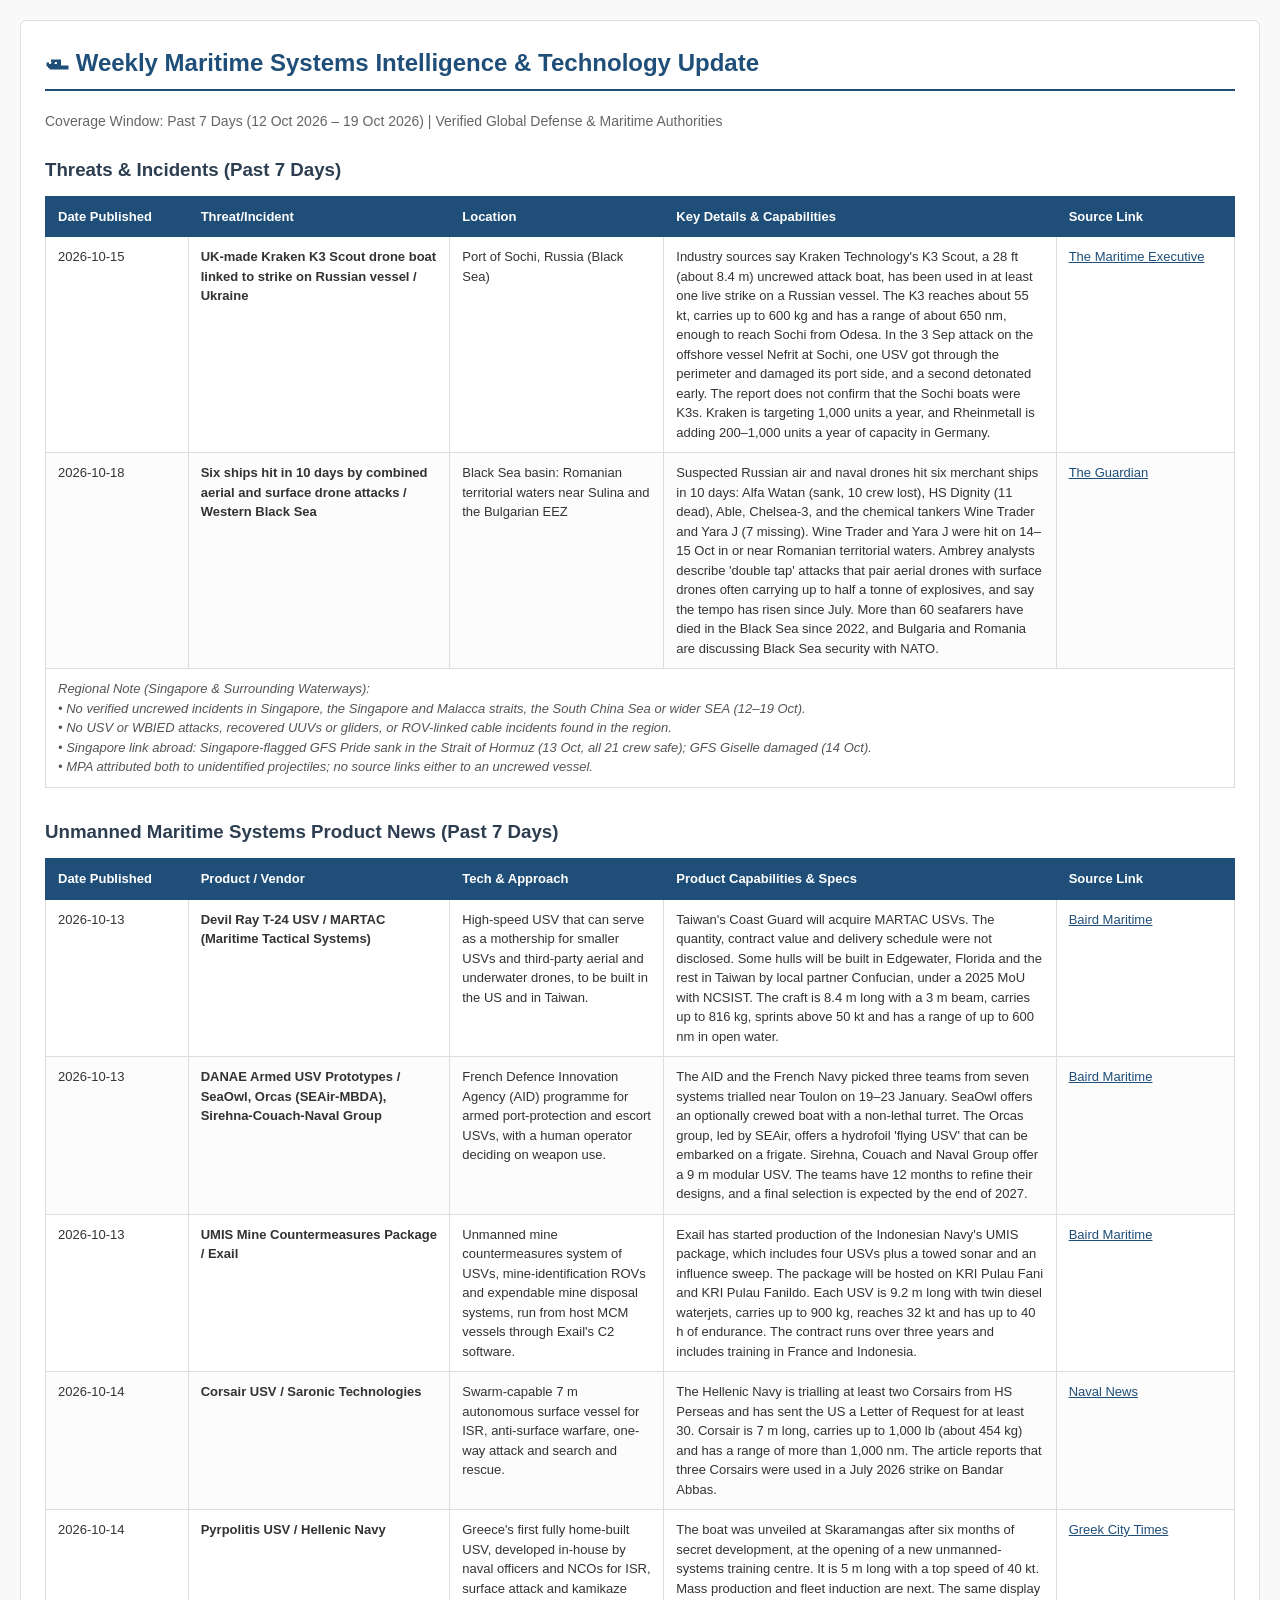
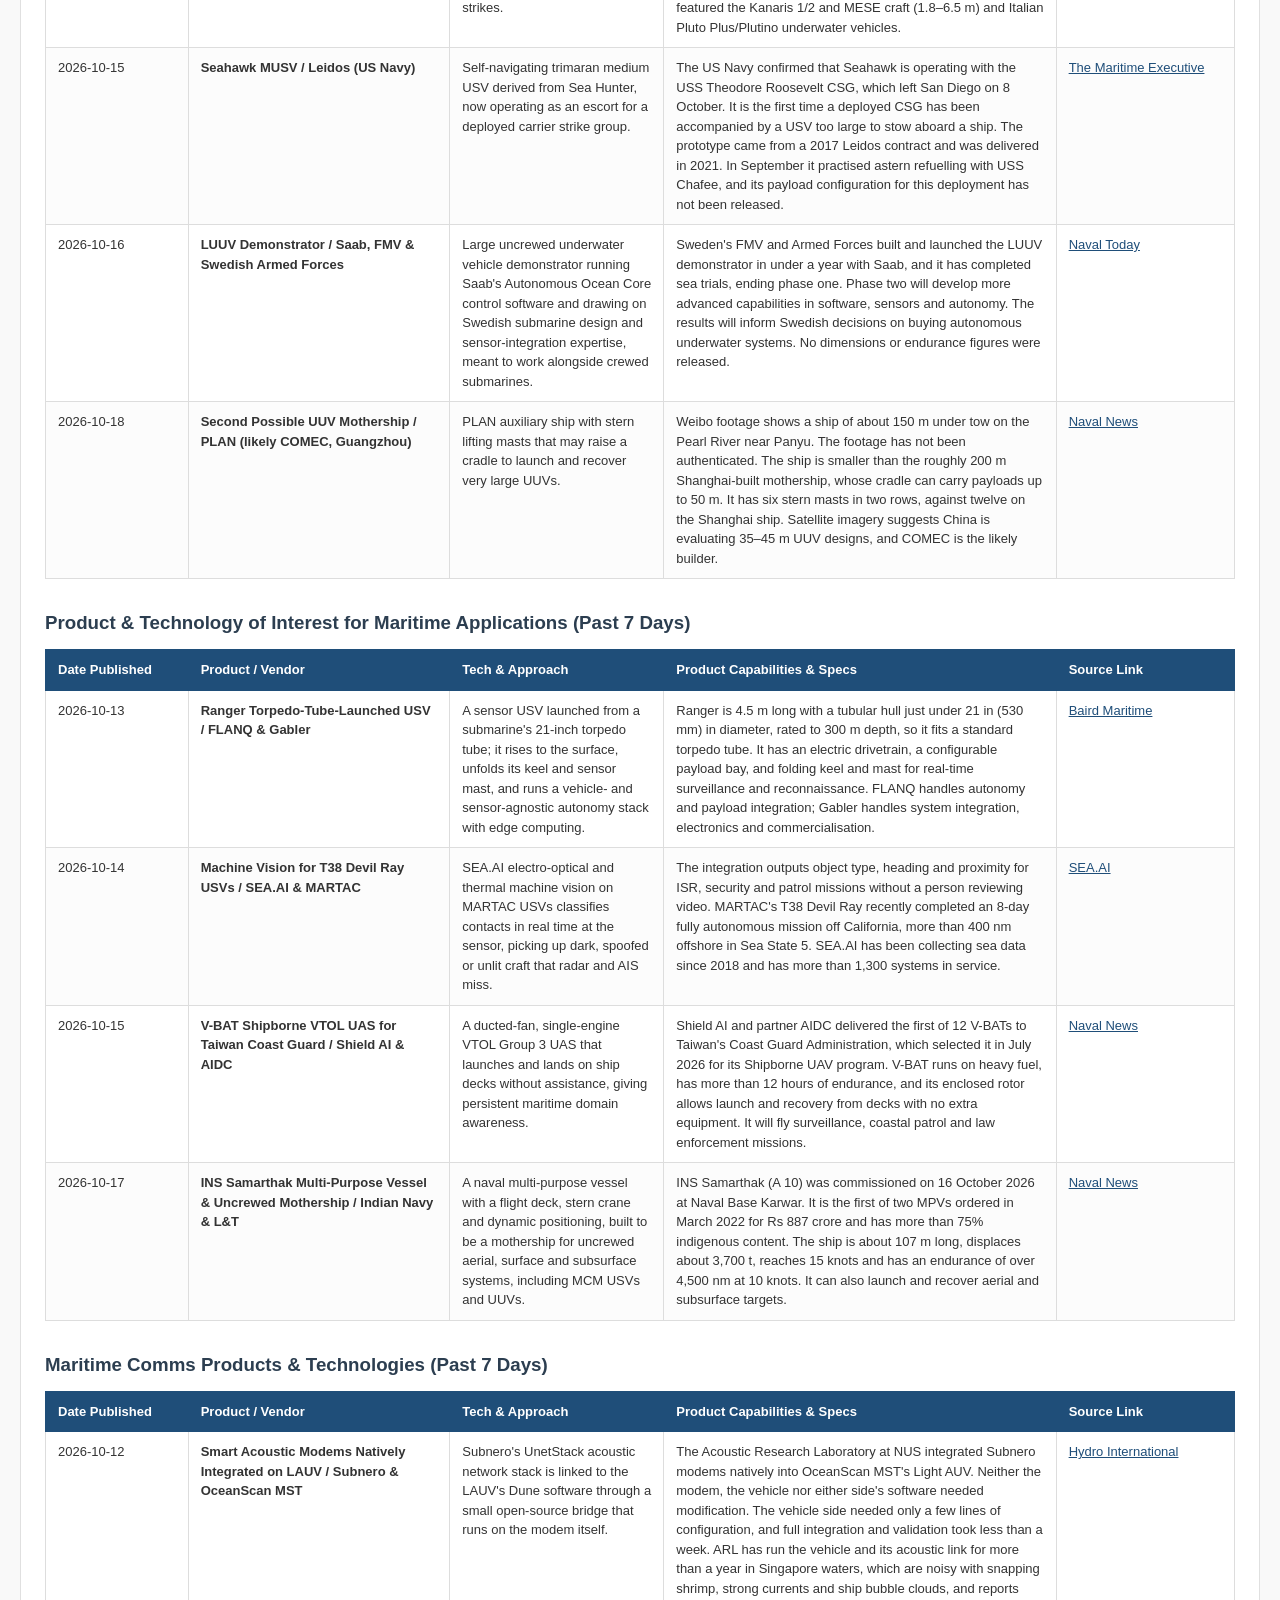
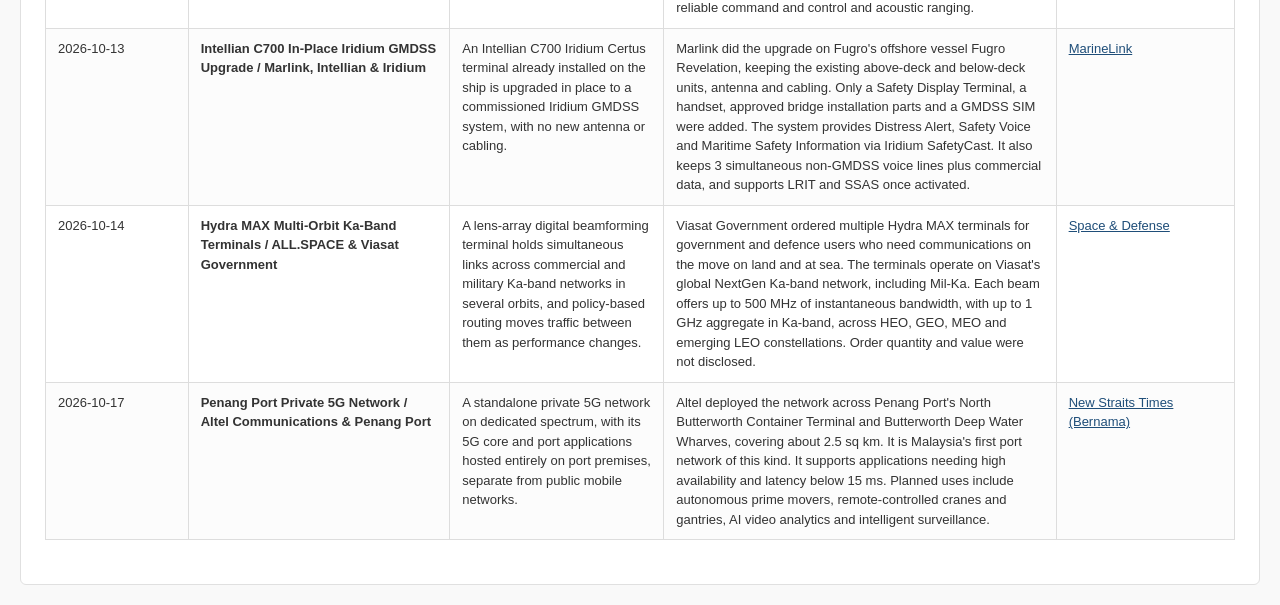
<file: issues/2026-10-19/email.html>
<!DOCTYPE html>
<html>
<head>
  <meta charset="utf-8">
  <title>🛥 Weekly Maritime Systems Intelligence &amp; Technology Update</title>
</head>
<body style="font-family: Arial, sans-serif; color: #333333; line-height: 1.5; margin: 0; padding: 20px; background-color: #f9f9f9;">

  <div style="width: 100%; box-sizing: border-box; background-color: #ffffff; padding: 24px; border-radius: 6px; border: 1px solid #e0e0e0;">

    <h2 style="color: #1F4E79; margin-top: 0; border-bottom: 2px solid #1F4E79; padding-bottom: 8px;">
      🛥 Weekly Maritime Systems Intelligence &amp; Technology Update
    </h2>
    <p style="font-size: 14px; color: #666666; margin-bottom: 24px;">
      Coverage Window: Past 7 Days (12 Oct 2026 – 19 Oct 2026) | Verified Global Defense &amp; Maritime Authorities
    </p>

    <!-- Table 1: Threats &amp; Incidents (Past 7 Days) -->
    <h3 style="color: #2c3e50; margin-top: 24px; margin-bottom: 12px;">Threats &amp; Incidents (Past 7 Days)</h3>
    <table style="width: 100%; border-collapse: collapse; margin-bottom: 30px; font-size: 13px; box-sizing: border-box;">
      <thead>
        <tr style="background-color: #1F4E79; color: #ffffff; text-align: left;">
          <th style="padding: 10px 12px; border: 1px solid #1F4E79; width: 12%;">Date Published</th>
          <th style="padding: 10px 12px; border: 1px solid #1F4E79; width: 22%;">Threat/Incident</th>
          <th style="padding: 10px 12px; border: 1px solid #1F4E79; width: 18%;">Location</th>
          <th style="padding: 10px 12px; border: 1px solid #1F4E79; width: 33%;">Key Details &amp; Capabilities</th>
          <th style="padding: 10px 12px; border: 1px solid #1F4E79; width: 15%;">Source Link</th>
        </tr>
      </thead>
      <tbody>
        <tr style="background-color: #ffffff;">
          <td style="padding: 10px 12px; border: 1px solid #dddddd; vertical-align: top;">2026-10-15</td>
          <td style="padding: 10px 12px; border: 1px solid #dddddd; vertical-align: top; font-weight: bold;">UK-made Kraken K3 Scout drone boat linked to strike on Russian vessel / Ukraine</td>
          <td style="padding: 10px 12px; border: 1px solid #dddddd; vertical-align: top;">Port of Sochi, Russia (Black Sea)</td>
          <td style="padding: 10px 12px; border: 1px solid #dddddd; vertical-align: top;">Industry sources say Kraken Technology&#x27;s K3 Scout, a 28 ft (about 8.4 m) uncrewed attack boat, has been used in at least one live strike on a Russian vessel. The K3 reaches about 55 kt, carries up to 600 kg and has a range of about 650 nm, enough to reach Sochi from Odesa. In the 3 Sep attack on the offshore vessel Nefrit at Sochi, one USV got through the perimeter and damaged its port side, and a second detonated early. The report does not confirm that the Sochi boats were K3s. Kraken is targeting 1,000 units a year, and Rheinmetall is adding 200–1,000 units a year of capacity in Germany.</td>
          <td style="padding: 10px 12px; border: 1px solid #dddddd; vertical-align: top;"><a href="https://maritime-executive.com/article/uk-made-drone-boat-was-used-in-strike-on-russian-supply-ship" target="_blank" rel="noopener noreferrer" style="color: #1F4E79; text-decoration: underline;">The Maritime Executive</a></td>
        </tr>
        <tr style="background-color: #fcfcfc;">
          <td style="padding: 10px 12px; border: 1px solid #dddddd; vertical-align: top;">2026-10-18</td>
          <td style="padding: 10px 12px; border: 1px solid #dddddd; vertical-align: top; font-weight: bold;">Six ships hit in 10 days by combined aerial and surface drone attacks / Western Black Sea</td>
          <td style="padding: 10px 12px; border: 1px solid #dddddd; vertical-align: top;">Black Sea basin: Romanian territorial waters near Sulina and the Bulgarian EEZ</td>
          <td style="padding: 10px 12px; border: 1px solid #dddddd; vertical-align: top;">Suspected Russian air and naval drones hit six merchant ships in 10 days: Alfa Watan (sank, 10 crew lost), HS Dignity (11 dead), Able, Chelsea-3, and the chemical tankers Wine Trader and Yara J (7 missing). Wine Trader and Yara J were hit on 14–15 Oct in or near Romanian territorial waters. Ambrey analysts describe &#x27;double tap&#x27; attacks that pair aerial drones with surface drones often carrying up to half a tonne of explosives, and say the tempo has risen since July. More than 60 seafarers have died in the Black Sea since 2022, and Bulgaria and Romania are discussing Black Sea security with NATO.</td>
          <td style="padding: 10px 12px; border: 1px solid #dddddd; vertical-align: top;"><a href="https://www.theguardian.com/business/2026/oct/18/drone-attacks-ships-black-sea-russia-ukraine-war" target="_blank" rel="noopener noreferrer" style="color: #1F4E79; text-decoration: underline;">The Guardian</a></td>
        </tr>
        <tr style="background-color: #ffffff;">
          <td colspan="5" style="padding: 10px 12px; border: 1px solid #dddddd; vertical-align: top; font-style: italic; color: #555555;">Regional Note (Singapore &amp; Surrounding Waterways):<br>• No verified uncrewed incidents in Singapore, the Singapore and Malacca straits, the South China Sea or wider SEA (12–19 Oct).<br>• No USV or WBIED attacks, recovered UUVs or gliders, or ROV-linked cable incidents found in the region.<br>• Singapore link abroad: Singapore-flagged GFS Pride sank in the Strait of Hormuz (13 Oct, all 21 crew safe); GFS Giselle damaged (14 Oct).<br>• MPA attributed both to unidentified projectiles; no source links either to an uncrewed vessel.</td>
        </tr>
      </tbody>
    </table>

    <!-- Table 2: Unmanned Maritime Systems Product News (Past 7 Days) -->
    <h3 style="color: #2c3e50; margin-top: 24px; margin-bottom: 12px;">Unmanned Maritime Systems Product News (Past 7 Days)</h3>
    <table style="width: 100%; border-collapse: collapse; margin-bottom: 30px; font-size: 13px; box-sizing: border-box;">
      <thead>
        <tr style="background-color: #1F4E79; color: #ffffff; text-align: left;">
          <th style="padding: 10px 12px; border: 1px solid #1F4E79; width: 12%;">Date Published</th>
          <th style="padding: 10px 12px; border: 1px solid #1F4E79; width: 22%;">Product / Vendor</th>
          <th style="padding: 10px 12px; border: 1px solid #1F4E79; width: 18%;">Tech &amp; Approach</th>
          <th style="padding: 10px 12px; border: 1px solid #1F4E79; width: 33%;">Product Capabilities &amp; Specs</th>
          <th style="padding: 10px 12px; border: 1px solid #1F4E79; width: 15%;">Source Link</th>
        </tr>
      </thead>
      <tbody>
        <tr style="background-color: #ffffff;">
          <td style="padding: 10px 12px; border: 1px solid #dddddd; vertical-align: top;">2026-10-13</td>
          <td style="padding: 10px 12px; border: 1px solid #dddddd; vertical-align: top; font-weight: bold;">Devil Ray T-24 USV / MARTAC (Maritime Tactical Systems)</td>
          <td style="padding: 10px 12px; border: 1px solid #dddddd; vertical-align: top;">High-speed USV that can serve as a mothership for smaller USVs and third-party aerial and underwater drones, to be built in the US and in Taiwan.</td>
          <td style="padding: 10px 12px; border: 1px solid #dddddd; vertical-align: top;">Taiwan&#x27;s Coast Guard will acquire MARTAC USVs. The quantity, contract value and delivery schedule were not disclosed. Some hulls will be built in Edgewater, Florida and the rest in Taiwan by local partner Confucian, under a 2025 MoU with NCSIST. The craft is 8.4 m long with a 3 m beam, carries up to 816 kg, sprints above 50 kt and has a range of up to 600 nm in open water.</td>
          <td style="padding: 10px 12px; border: 1px solid #dddddd; vertical-align: top;"><a href="https://www.bairdmaritime.com/security/naval/unmanned-naval-systems/taiwan-devil-ray-t24-usv" target="_blank" rel="noopener noreferrer" style="color: #1F4E79; text-decoration: underline;">Baird Maritime</a></td>
        </tr>
        <tr style="background-color: #fcfcfc;">
          <td style="padding: 10px 12px; border: 1px solid #dddddd; vertical-align: top;">2026-10-13</td>
          <td style="padding: 10px 12px; border: 1px solid #dddddd; vertical-align: top; font-weight: bold;">DANAE Armed USV Prototypes / SeaOwl, Orcas (SEAir-MBDA), Sirehna-Couach-Naval Group</td>
          <td style="padding: 10px 12px; border: 1px solid #dddddd; vertical-align: top;">French Defence Innovation Agency (AID) programme for armed port-protection and escort USVs, with a human operator deciding on weapon use.</td>
          <td style="padding: 10px 12px; border: 1px solid #dddddd; vertical-align: top;">The AID and the French Navy picked three teams from seven systems trialled near Toulon on 19–23 January. SeaOwl offers an optionally crewed boat with a non-lethal turret. The Orcas group, led by SEAir, offers a hydrofoil &#x27;flying USV&#x27; that can be embarked on a frigate. Sirehna, Couach and Naval Group offer a 9 m modular USV. The teams have 12 months to refine their designs, and a final selection is expected by the end of 2027.</td>
          <td style="padding: 10px 12px; border: 1px solid #dddddd; vertical-align: top;"><a href="https://www.bairdmaritime.com/security/naval/unmanned-naval-systems/france-danae-armed-usv-prototypes" target="_blank" rel="noopener noreferrer" style="color: #1F4E79; text-decoration: underline;">Baird Maritime</a></td>
        </tr>
        <tr style="background-color: #ffffff;">
          <td style="padding: 10px 12px; border: 1px solid #dddddd; vertical-align: top;">2026-10-13</td>
          <td style="padding: 10px 12px; border: 1px solid #dddddd; vertical-align: top; font-weight: bold;">UMIS Mine Countermeasures Package / Exail</td>
          <td style="padding: 10px 12px; border: 1px solid #dddddd; vertical-align: top;">Unmanned mine countermeasures system of USVs, mine-identification ROVs and expendable mine disposal systems, run from host MCM vessels through Exail&#x27;s C2 software.</td>
          <td style="padding: 10px 12px; border: 1px solid #dddddd; vertical-align: top;">Exail has started production of the Indonesian Navy&#x27;s UMIS package, which includes four USVs plus a towed sonar and an influence sweep. The package will be hosted on KRI Pulau Fani and KRI Pulau Fanildo. Each USV is 9.2 m long with twin diesel waterjets, carries up to 900 kg, reaches 32 kt and has up to 40 h of endurance. The contract runs over three years and includes training in France and Indonesia.</td>
          <td style="padding: 10px 12px; border: 1px solid #dddddd; vertical-align: top;"><a href="https://www.bairdmaritime.com/security/naval/unmanned-naval-systems/exail-begins-indonesian-mcm-production" target="_blank" rel="noopener noreferrer" style="color: #1F4E79; text-decoration: underline;">Baird Maritime</a></td>
        </tr>
        <tr style="background-color: #fcfcfc;">
          <td style="padding: 10px 12px; border: 1px solid #dddddd; vertical-align: top;">2026-10-14</td>
          <td style="padding: 10px 12px; border: 1px solid #dddddd; vertical-align: top; font-weight: bold;">Corsair USV / Saronic Technologies</td>
          <td style="padding: 10px 12px; border: 1px solid #dddddd; vertical-align: top;">Swarm-capable 7 m autonomous surface vessel for ISR, anti-surface warfare, one-way attack and search and rescue.</td>
          <td style="padding: 10px 12px; border: 1px solid #dddddd; vertical-align: top;">The Hellenic Navy is trialling at least two Corsairs from HS Perseas and has sent the US a Letter of Request for at least 30. Corsair is 7 m long, carries up to 1,000 lb (about 454 kg) and has a range of more than 1,000 nm. The article reports that three Corsairs were used in a July 2026 strike on Bandar Abbas.</td>
          <td style="padding: 10px 12px; border: 1px solid #dddddd; vertical-align: top;"><a href="https://www.navalnews.com/naval-news/2026/10/hellenic-navy-tests-saronics-corsair-usv-ahead-of-major-order/" target="_blank" rel="noopener noreferrer" style="color: #1F4E79; text-decoration: underline;">Naval News</a></td>
        </tr>
        <tr style="background-color: #ffffff;">
          <td style="padding: 10px 12px; border: 1px solid #dddddd; vertical-align: top;">2026-10-14</td>
          <td style="padding: 10px 12px; border: 1px solid #dddddd; vertical-align: top; font-weight: bold;">Pyrpolitis USV / Hellenic Navy</td>
          <td style="padding: 10px 12px; border: 1px solid #dddddd; vertical-align: top;">Greece&#x27;s first fully home-built USV, developed in-house by naval officers and NCOs for ISR, surface attack and kamikaze strikes.</td>
          <td style="padding: 10px 12px; border: 1px solid #dddddd; vertical-align: top;">The boat was unveiled at Skaramangas after six months of secret development, at the opening of a new unmanned-systems training centre. It is 5 m long with a top speed of 40 kt. Mass production and fleet induction are next. The same display featured the Kanaris 1/2 and MESE craft (1.8–6.5 m) and Italian Pluto Plus/Plutino underwater vehicles.</td>
          <td style="padding: 10px 12px; border: 1px solid #dddddd; vertical-align: top;"><a href="https://greekcitytimes.com/2026/10/14/pyrpolitis-usv/" target="_blank" rel="noopener noreferrer" style="color: #1F4E79; text-decoration: underline;">Greek City Times</a></td>
        </tr>
        <tr style="background-color: #fcfcfc;">
          <td style="padding: 10px 12px; border: 1px solid #dddddd; vertical-align: top;">2026-10-15</td>
          <td style="padding: 10px 12px; border: 1px solid #dddddd; vertical-align: top; font-weight: bold;">Seahawk MUSV / Leidos (US Navy)</td>
          <td style="padding: 10px 12px; border: 1px solid #dddddd; vertical-align: top;">Self-navigating trimaran medium USV derived from Sea Hunter, now operating as an escort for a deployed carrier strike group.</td>
          <td style="padding: 10px 12px; border: 1px solid #dddddd; vertical-align: top;">The US Navy confirmed that Seahawk is operating with the USS Theodore Roosevelt CSG, which left San Diego on 8 October. It is the first time a deployed CSG has been accompanied by a USV too large to stow aboard a ship. The prototype came from a 2017 Leidos contract and was delivered in 2021. In September it practised astern refuelling with USS Chafee, and its payload configuration for this deployment has not been released.</td>
          <td style="padding: 10px 12px; border: 1px solid #dddddd; vertical-align: top;"><a href="https://maritime-executive.com/article/unmanned-vessel-deploys-with-carrier-strike-group-for-the-first-time" target="_blank" rel="noopener noreferrer" style="color: #1F4E79; text-decoration: underline;">The Maritime Executive</a></td>
        </tr>
        <tr style="background-color: #ffffff;">
          <td style="padding: 10px 12px; border: 1px solid #dddddd; vertical-align: top;">2026-10-16</td>
          <td style="padding: 10px 12px; border: 1px solid #dddddd; vertical-align: top; font-weight: bold;">LUUV Demonstrator / Saab, FMV &amp; Swedish Armed Forces</td>
          <td style="padding: 10px 12px; border: 1px solid #dddddd; vertical-align: top;">Large uncrewed underwater vehicle demonstrator running Saab&#x27;s Autonomous Ocean Core control software and drawing on Swedish submarine design and sensor-integration expertise, meant to work alongside crewed submarines.</td>
          <td style="padding: 10px 12px; border: 1px solid #dddddd; vertical-align: top;">Sweden&#x27;s FMV and Armed Forces built and launched the LUUV demonstrator in under a year with Saab, and it has completed sea trials, ending phase one. Phase two will develop more advanced capabilities in software, sensors and autonomy. The results will inform Swedish decisions on buying autonomous underwater systems. No dimensions or endurance figures were released.</td>
          <td style="padding: 10px 12px; border: 1px solid #dddddd; vertical-align: top;"><a href="https://www.navaltoday.com/2026/10/16/large-uncrewed-underwater-vehicle-launched-in-sweden" target="_blank" rel="noopener noreferrer" style="color: #1F4E79; text-decoration: underline;">Naval Today</a></td>
        </tr>
        <tr style="background-color: #fcfcfc;">
          <td style="padding: 10px 12px; border: 1px solid #dddddd; vertical-align: top;">2026-10-18</td>
          <td style="padding: 10px 12px; border: 1px solid #dddddd; vertical-align: top; font-weight: bold;">Second Possible UUV Mothership / PLAN (likely COMEC, Guangzhou)</td>
          <td style="padding: 10px 12px; border: 1px solid #dddddd; vertical-align: top;">PLAN auxiliary ship with stern lifting masts that may raise a cradle to launch and recover very large UUVs.</td>
          <td style="padding: 10px 12px; border: 1px solid #dddddd; vertical-align: top;">Weibo footage shows a ship of about 150 m under tow on the Pearl River near Panyu. The footage has not been authenticated. The ship is smaller than the roughly 200 m Shanghai-built mothership, whose cradle can carry payloads up to 50 m. It has six stern masts in two rows, against twelve on the Shanghai ship. Satellite imagery suggests China is evaluating 35–45 m UUV designs, and COMEC is the likely builder.</td>
          <td style="padding: 10px 12px; border: 1px solid #dddddd; vertical-align: top;"><a href="https://www.navalnews.com/naval-news/2026/10/second-possible-chinese-uuv-mothership-appears-in-guangzhou/" target="_blank" rel="noopener noreferrer" style="color: #1F4E79; text-decoration: underline;">Naval News</a></td>
        </tr>
      </tbody>
    </table>

    <!-- Table 3: Product &amp; Technology of Interest for Maritime Applications (Past 7 Days) -->
    <h3 style="color: #2c3e50; margin-top: 24px; margin-bottom: 12px;">Product &amp; Technology of Interest for Maritime Applications (Past 7 Days)</h3>
    <table style="width: 100%; border-collapse: collapse; margin-bottom: 30px; font-size: 13px; box-sizing: border-box;">
      <thead>
        <tr style="background-color: #1F4E79; color: #ffffff; text-align: left;">
          <th style="padding: 10px 12px; border: 1px solid #1F4E79; width: 12%;">Date Published</th>
          <th style="padding: 10px 12px; border: 1px solid #1F4E79; width: 22%;">Product / Vendor</th>
          <th style="padding: 10px 12px; border: 1px solid #1F4E79; width: 18%;">Tech &amp; Approach</th>
          <th style="padding: 10px 12px; border: 1px solid #1F4E79; width: 33%;">Product Capabilities &amp; Specs</th>
          <th style="padding: 10px 12px; border: 1px solid #1F4E79; width: 15%;">Source Link</th>
        </tr>
      </thead>
      <tbody>
        <tr style="background-color: #ffffff;">
          <td style="padding: 10px 12px; border: 1px solid #dddddd; vertical-align: top;">2026-10-13</td>
          <td style="padding: 10px 12px; border: 1px solid #dddddd; vertical-align: top; font-weight: bold;">Ranger Torpedo-Tube-Launched USV / FLANQ &amp; Gabler</td>
          <td style="padding: 10px 12px; border: 1px solid #dddddd; vertical-align: top;">A sensor USV launched from a submarine&#x27;s 21-inch torpedo tube; it rises to the surface, unfolds its keel and sensor mast, and runs a vehicle- and sensor-agnostic autonomy stack with edge computing.</td>
          <td style="padding: 10px 12px; border: 1px solid #dddddd; vertical-align: top;">Ranger is 4.5 m long with a tubular hull just under 21 in (530 mm) in diameter, rated to 300 m depth, so it fits a standard torpedo tube. It has an electric drivetrain, a configurable payload bay, and folding keel and mast for real-time surveillance and reconnaissance. FLANQ handles autonomy and payload integration; Gabler handles system integration, electronics and commercialisation.</td>
          <td style="padding: 10px 12px; border: 1px solid #dddddd; vertical-align: top;"><a href="https://www.bairdmaritime.com/security/naval/unmanned-naval-systems/ranger-torpedo-tube-usv-review" target="_blank" rel="noopener noreferrer" style="color: #1F4E79; text-decoration: underline;">Baird Maritime</a></td>
        </tr>
        <tr style="background-color: #fcfcfc;">
          <td style="padding: 10px 12px; border: 1px solid #dddddd; vertical-align: top;">2026-10-14</td>
          <td style="padding: 10px 12px; border: 1px solid #dddddd; vertical-align: top; font-weight: bold;">Machine Vision for T38 Devil Ray USVs / SEA.AI &amp; MARTAC</td>
          <td style="padding: 10px 12px; border: 1px solid #dddddd; vertical-align: top;">SEA.AI electro-optical and thermal machine vision on MARTAC USVs classifies contacts in real time at the sensor, picking up dark, spoofed or unlit craft that radar and AIS miss.</td>
          <td style="padding: 10px 12px; border: 1px solid #dddddd; vertical-align: top;">The integration outputs object type, heading and proximity for ISR, security and patrol missions without a person reviewing video. MARTAC&#x27;s T38 Devil Ray recently completed an 8-day fully autonomous mission off California, more than 400 nm offshore in Sea State 5. SEA.AI has been collecting sea data since 2018 and has more than 1,300 systems in service.</td>
          <td style="padding: 10px 12px; border: 1px solid #dddddd; vertical-align: top;"><a href="https://www.sea.ai/martac-partnership/" target="_blank" rel="noopener noreferrer" style="color: #1F4E79; text-decoration: underline;">SEA.AI</a></td>
        </tr>
        <tr style="background-color: #ffffff;">
          <td style="padding: 10px 12px; border: 1px solid #dddddd; vertical-align: top;">2026-10-15</td>
          <td style="padding: 10px 12px; border: 1px solid #dddddd; vertical-align: top; font-weight: bold;">V-BAT Shipborne VTOL UAS for Taiwan Coast Guard / Shield AI &amp; AIDC</td>
          <td style="padding: 10px 12px; border: 1px solid #dddddd; vertical-align: top;">A ducted-fan, single-engine VTOL Group 3 UAS that launches and lands on ship decks without assistance, giving persistent maritime domain awareness.</td>
          <td style="padding: 10px 12px; border: 1px solid #dddddd; vertical-align: top;">Shield AI and partner AIDC delivered the first of 12 V-BATs to Taiwan&#x27;s Coast Guard Administration, which selected it in July 2026 for its Shipborne UAV program. V-BAT runs on heavy fuel, has more than 12 hours of endurance, and its enclosed rotor allows launch and recovery from decks with no extra equipment. It will fly surveillance, coastal patrol and law enforcement missions.</td>
          <td style="padding: 10px 12px; border: 1px solid #dddddd; vertical-align: top;"><a href="https://www.navalnews.com/naval-news/2026/10/shield-ai-delivers-first-v-bat-to-taiwan-coast-guard/" target="_blank" rel="noopener noreferrer" style="color: #1F4E79; text-decoration: underline;">Naval News</a></td>
        </tr>
        <tr style="background-color: #fcfcfc;">
          <td style="padding: 10px 12px; border: 1px solid #dddddd; vertical-align: top;">2026-10-17</td>
          <td style="padding: 10px 12px; border: 1px solid #dddddd; vertical-align: top; font-weight: bold;">INS Samarthak Multi-Purpose Vessel &amp; Uncrewed Mothership / Indian Navy &amp; L&amp;T</td>
          <td style="padding: 10px 12px; border: 1px solid #dddddd; vertical-align: top;">A naval multi-purpose vessel with a flight deck, stern crane and dynamic positioning, built to be a mothership for uncrewed aerial, surface and subsurface systems, including MCM USVs and UUVs.</td>
          <td style="padding: 10px 12px; border: 1px solid #dddddd; vertical-align: top;">INS Samarthak (A 10) was commissioned on 16 October 2026 at Naval Base Karwar. It is the first of two MPVs ordered in March 2022 for Rs 887 crore and has more than 75% indigenous content. The ship is about 107 m long, displaces about 3,700 t, reaches 15 knots and has an endurance of over 4,500 nm at 10 knots. It can also launch and recover aerial and subsurface targets.</td>
          <td style="padding: 10px 12px; border: 1px solid #dddddd; vertical-align: top;"><a href="https://www.navalnews.com/naval-news/2026/10/indian-navy-first-multi-purpose-vessel-ins-samarthak/" target="_blank" rel="noopener noreferrer" style="color: #1F4E79; text-decoration: underline;">Naval News</a></td>
        </tr>
      </tbody>
    </table>

    <!-- Table 4: Maritime Comms Products &amp; Technologies (Past 7 Days) -->
    <h3 style="color: #2c3e50; margin-top: 24px; margin-bottom: 12px;">Maritime Comms Products &amp; Technologies (Past 7 Days)</h3>
    <table style="width: 100%; border-collapse: collapse; margin-bottom: 20px; font-size: 13px; box-sizing: border-box;">
      <thead>
        <tr style="background-color: #1F4E79; color: #ffffff; text-align: left;">
          <th style="padding: 10px 12px; border: 1px solid #1F4E79; width: 12%;">Date Published</th>
          <th style="padding: 10px 12px; border: 1px solid #1F4E79; width: 22%;">Product / Vendor</th>
          <th style="padding: 10px 12px; border: 1px solid #1F4E79; width: 18%;">Tech &amp; Approach</th>
          <th style="padding: 10px 12px; border: 1px solid #1F4E79; width: 33%;">Product Capabilities &amp; Specs</th>
          <th style="padding: 10px 12px; border: 1px solid #1F4E79; width: 15%;">Source Link</th>
        </tr>
      </thead>
      <tbody>
        <tr style="background-color: #ffffff;">
          <td style="padding: 10px 12px; border: 1px solid #dddddd; vertical-align: top;">2026-10-12</td>
          <td style="padding: 10px 12px; border: 1px solid #dddddd; vertical-align: top; font-weight: bold;">Smart Acoustic Modems Natively Integrated on LAUV / Subnero &amp; OceanScan MST</td>
          <td style="padding: 10px 12px; border: 1px solid #dddddd; vertical-align: top;">Subnero&#x27;s UnetStack acoustic network stack is linked to the LAUV&#x27;s Dune software through a small open-source bridge that runs on the modem itself.</td>
          <td style="padding: 10px 12px; border: 1px solid #dddddd; vertical-align: top;">The Acoustic Research Laboratory at NUS integrated Subnero modems natively into OceanScan MST&#x27;s Light AUV. Neither the modem, the vehicle nor either side&#x27;s software needed modification. The vehicle side needed only a few lines of configuration, and full integration and validation took less than a week. ARL has run the vehicle and its acoustic link for more than a year in Singapore waters, which are noisy with snapping shrimp, strong currents and ship bubble clouds, and reports reliable command and control and acoustic ranging.</td>
          <td style="padding: 10px 12px; border: 1px solid #dddddd; vertical-align: top;"><a href="https://www.hydro-international.com/news/oceanscan-msts-lauv-adds-native-support-for-subnero-acoustic-modems" target="_blank" rel="noopener noreferrer" style="color: #1F4E79; text-decoration: underline;">Hydro International</a></td>
        </tr>
        <tr style="background-color: #fcfcfc;">
          <td style="padding: 10px 12px; border: 1px solid #dddddd; vertical-align: top;">2026-10-13</td>
          <td style="padding: 10px 12px; border: 1px solid #dddddd; vertical-align: top; font-weight: bold;">Intellian C700 In-Place Iridium GMDSS Upgrade / Marlink, Intellian &amp; Iridium</td>
          <td style="padding: 10px 12px; border: 1px solid #dddddd; vertical-align: top;">An Intellian C700 Iridium Certus terminal already installed on the ship is upgraded in place to a commissioned Iridium GMDSS system, with no new antenna or cabling.</td>
          <td style="padding: 10px 12px; border: 1px solid #dddddd; vertical-align: top;">Marlink did the upgrade on Fugro&#x27;s offshore vessel Fugro Revelation, keeping the existing above-deck and below-deck units, antenna and cabling. Only a Safety Display Terminal, a handset, approved bridge installation parts and a GMDSS SIM were added. The system provides Distress Alert, Safety Voice and Maritime Safety Information via Iridium SafetyCast. It also keeps 3 simultaneous non-GMDSS voice lines plus commercial data, and supports LRIT and SSAS once activated.</td>
          <td style="padding: 10px 12px; border: 1px solid #dddddd; vertical-align: top;"><a href="https://www.marinelink.com/news/marlink-delivers-iridium-safety-543635" target="_blank" rel="noopener noreferrer" style="color: #1F4E79; text-decoration: underline;">MarineLink</a></td>
        </tr>
        <tr style="background-color: #ffffff;">
          <td style="padding: 10px 12px; border: 1px solid #dddddd; vertical-align: top;">2026-10-14</td>
          <td style="padding: 10px 12px; border: 1px solid #dddddd; vertical-align: top; font-weight: bold;">Hydra MAX Multi-Orbit Ka-Band Terminals / ALL.SPACE &amp; Viasat Government</td>
          <td style="padding: 10px 12px; border: 1px solid #dddddd; vertical-align: top;">A lens-array digital beamforming terminal holds simultaneous links across commercial and military Ka-band networks in several orbits, and policy-based routing moves traffic between them as performance changes.</td>
          <td style="padding: 10px 12px; border: 1px solid #dddddd; vertical-align: top;">Viasat Government ordered multiple Hydra MAX terminals for government and defence users who need communications on the move on land and at sea. The terminals operate on Viasat&#x27;s global NextGen Ka-band network, including Mil-Ka. Each beam offers up to 500 MHz of instantaneous bandwidth, with up to 1 GHz aggregate in Ka-band, across HEO, GEO, MEO and emerging LEO constellations. Order quantity and value were not disclosed.</td>
          <td style="padding: 10px 12px; border: 1px solid #dddddd; vertical-align: top;"><a href="https://spaceanddefense.io/all-space-terminals-selected-by-viasat-for-multi-orbit-satcom-requirements/" target="_blank" rel="noopener noreferrer" style="color: #1F4E79; text-decoration: underline;">Space &amp; Defense</a></td>
        </tr>
        <tr style="background-color: #fcfcfc;">
          <td style="padding: 10px 12px; border: 1px solid #dddddd; vertical-align: top;">2026-10-17</td>
          <td style="padding: 10px 12px; border: 1px solid #dddddd; vertical-align: top; font-weight: bold;">Penang Port Private 5G Network / Altel Communications &amp; Penang Port</td>
          <td style="padding: 10px 12px; border: 1px solid #dddddd; vertical-align: top;">A standalone private 5G network on dedicated spectrum, with its 5G core and port applications hosted entirely on port premises, separate from public mobile networks.</td>
          <td style="padding: 10px 12px; border: 1px solid #dddddd; vertical-align: top;">Altel deployed the network across Penang Port&#x27;s North Butterworth Container Terminal and Butterworth Deep Water Wharves, covering about 2.5 sq km. It is Malaysia&#x27;s first port network of this kind. It supports applications needing high availability and latency below 15 ms. Planned uses include autonomous prime movers, remote-controlled cranes and gantries, AI video analytics and intelligent surveillance.</td>
          <td style="padding: 10px 12px; border: 1px solid #dddddd; vertical-align: top;"><a href="https://www.nst.com.my/news/nation/2026/10/1557479/penang-port-becomes-malaysias-first-port-private-5g-network" target="_blank" rel="noopener noreferrer" style="color: #1F4E79; text-decoration: underline;">New Straits Times (Bernama)</a></td>
        </tr>
      </tbody>
    </table>

  </div>

</body>
</html>
</file>
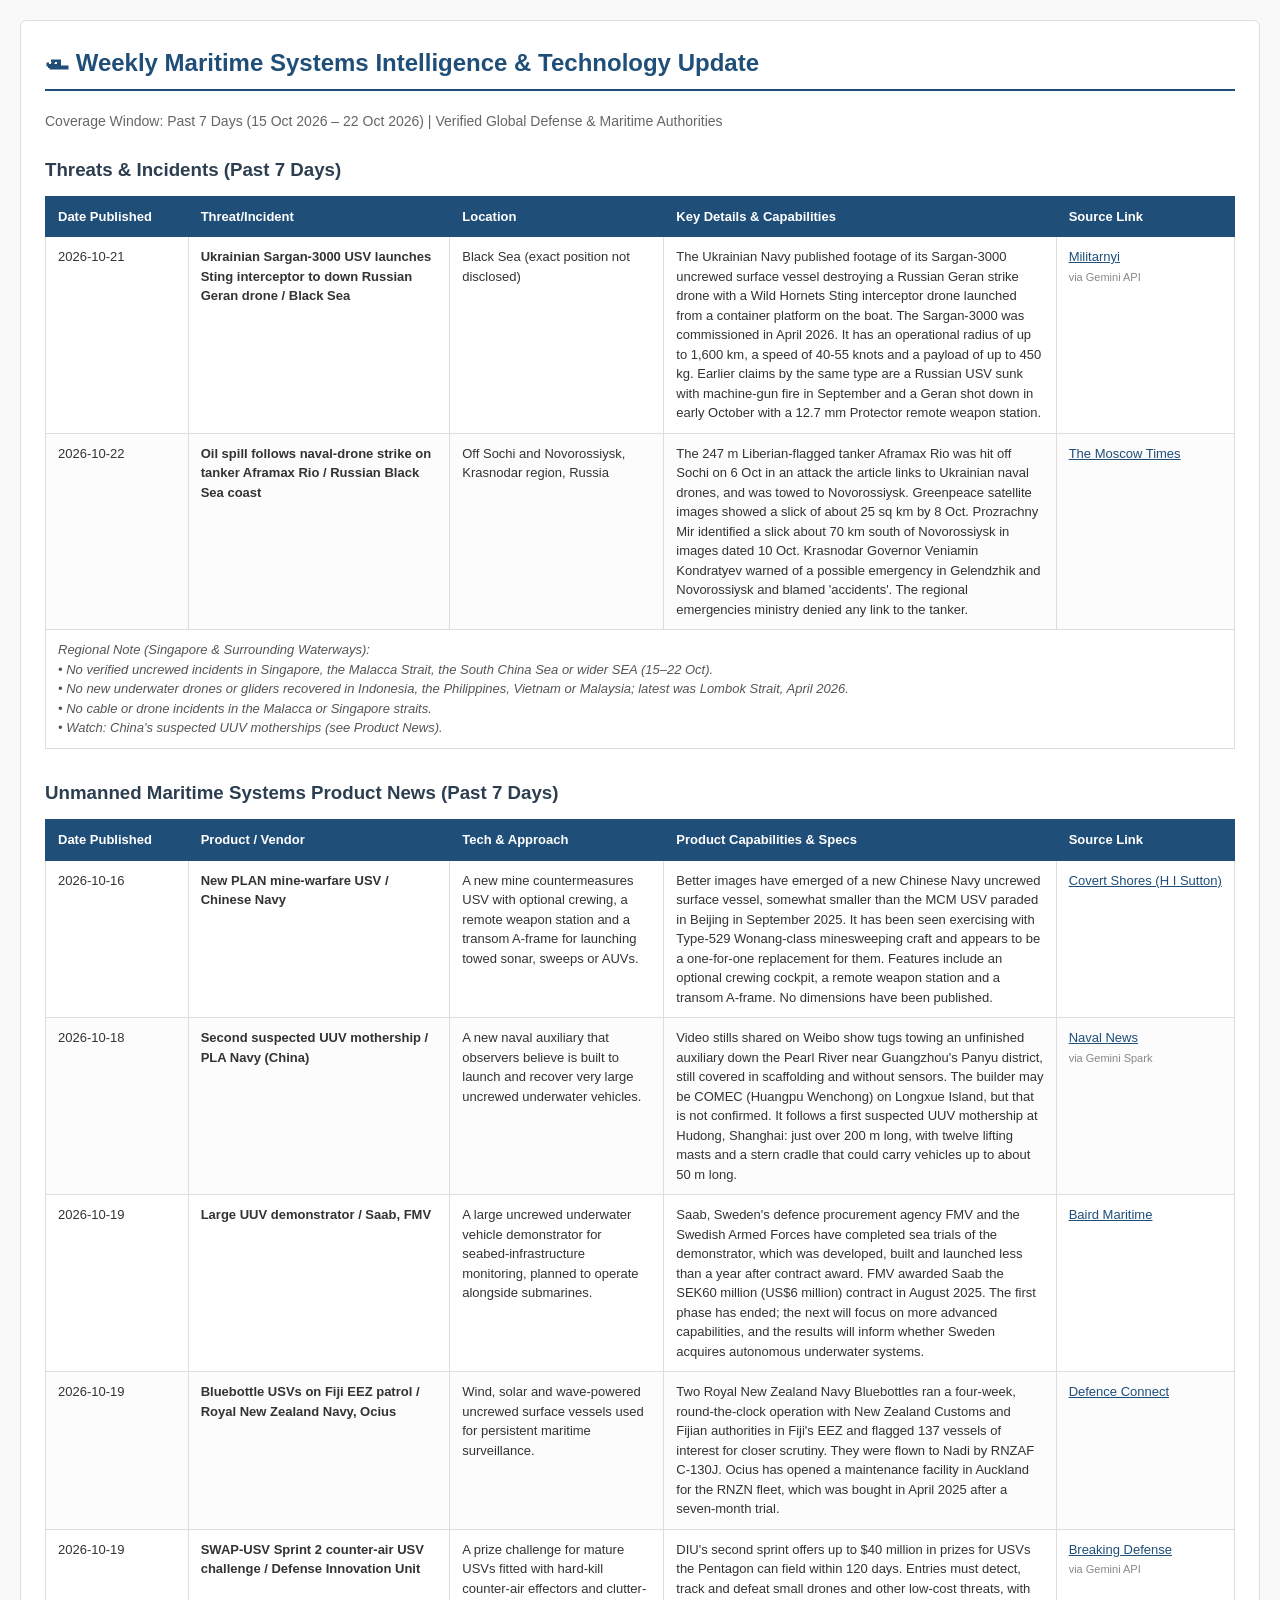
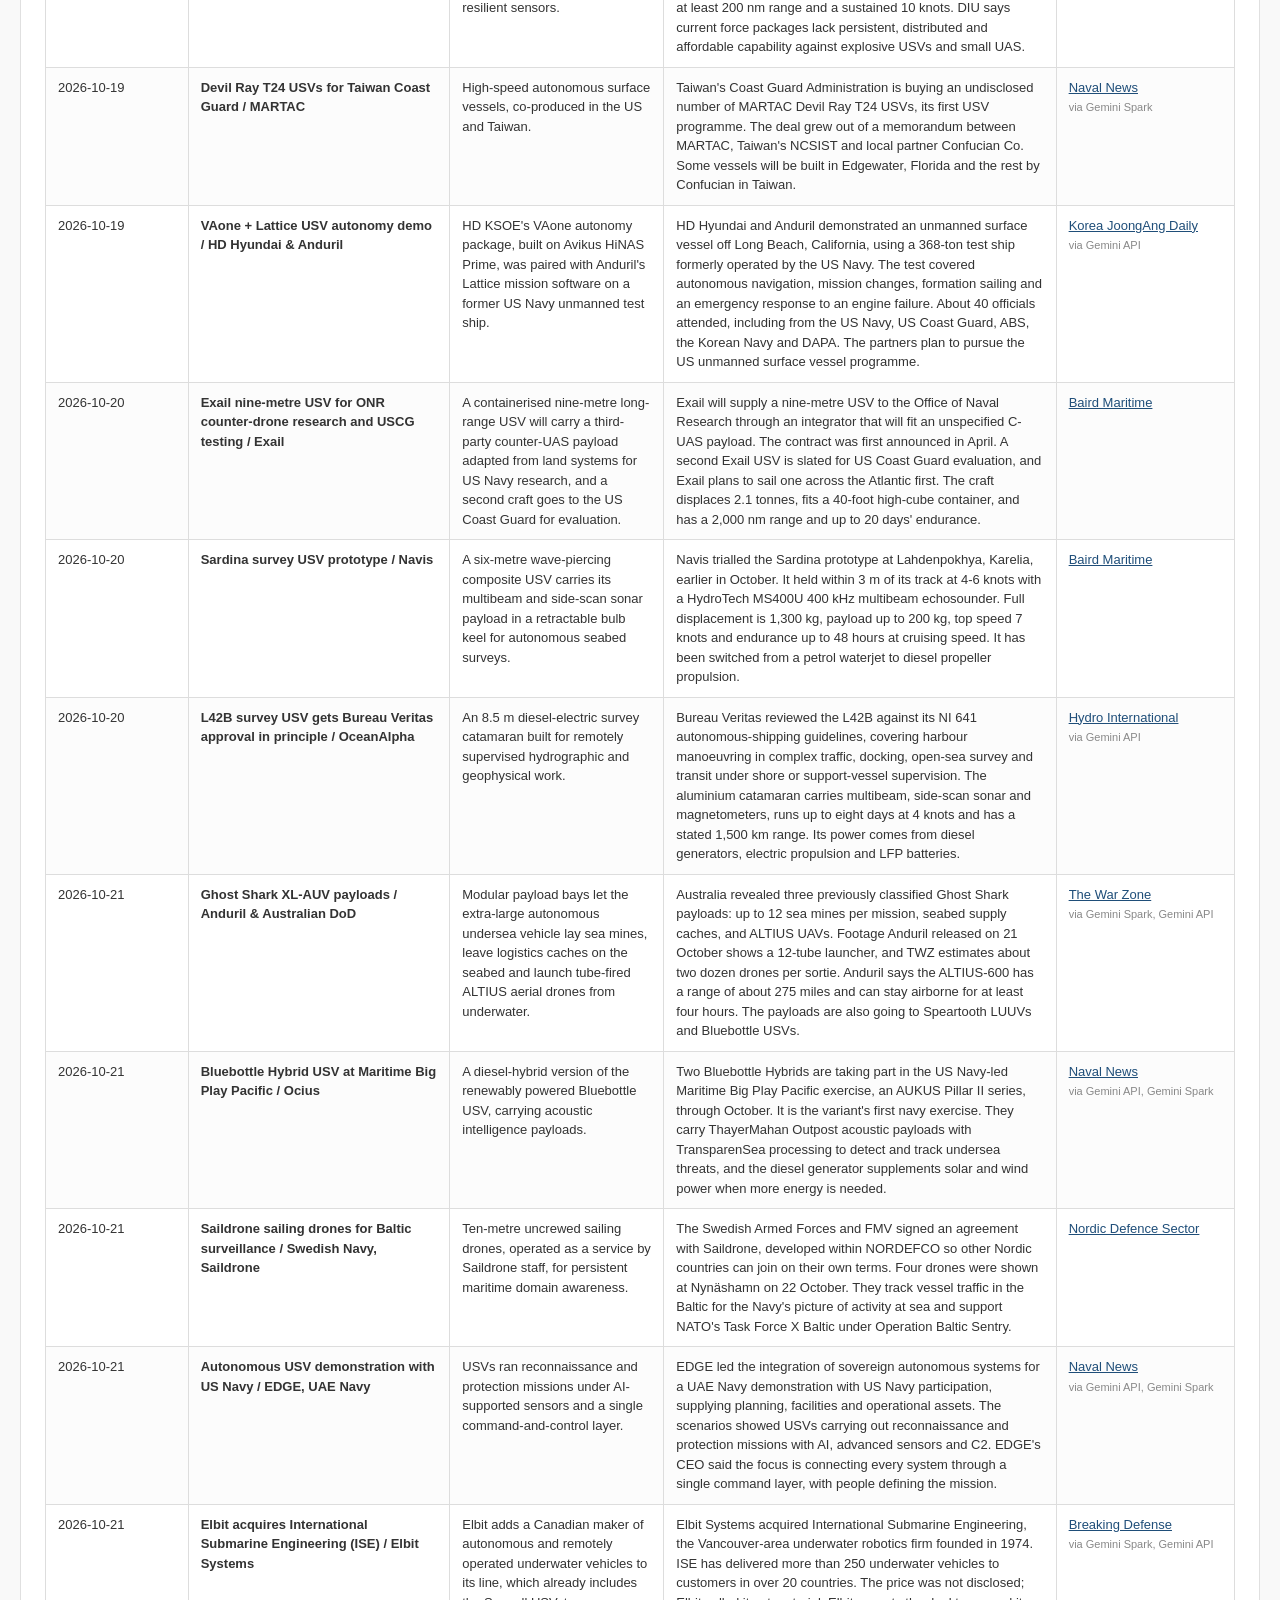
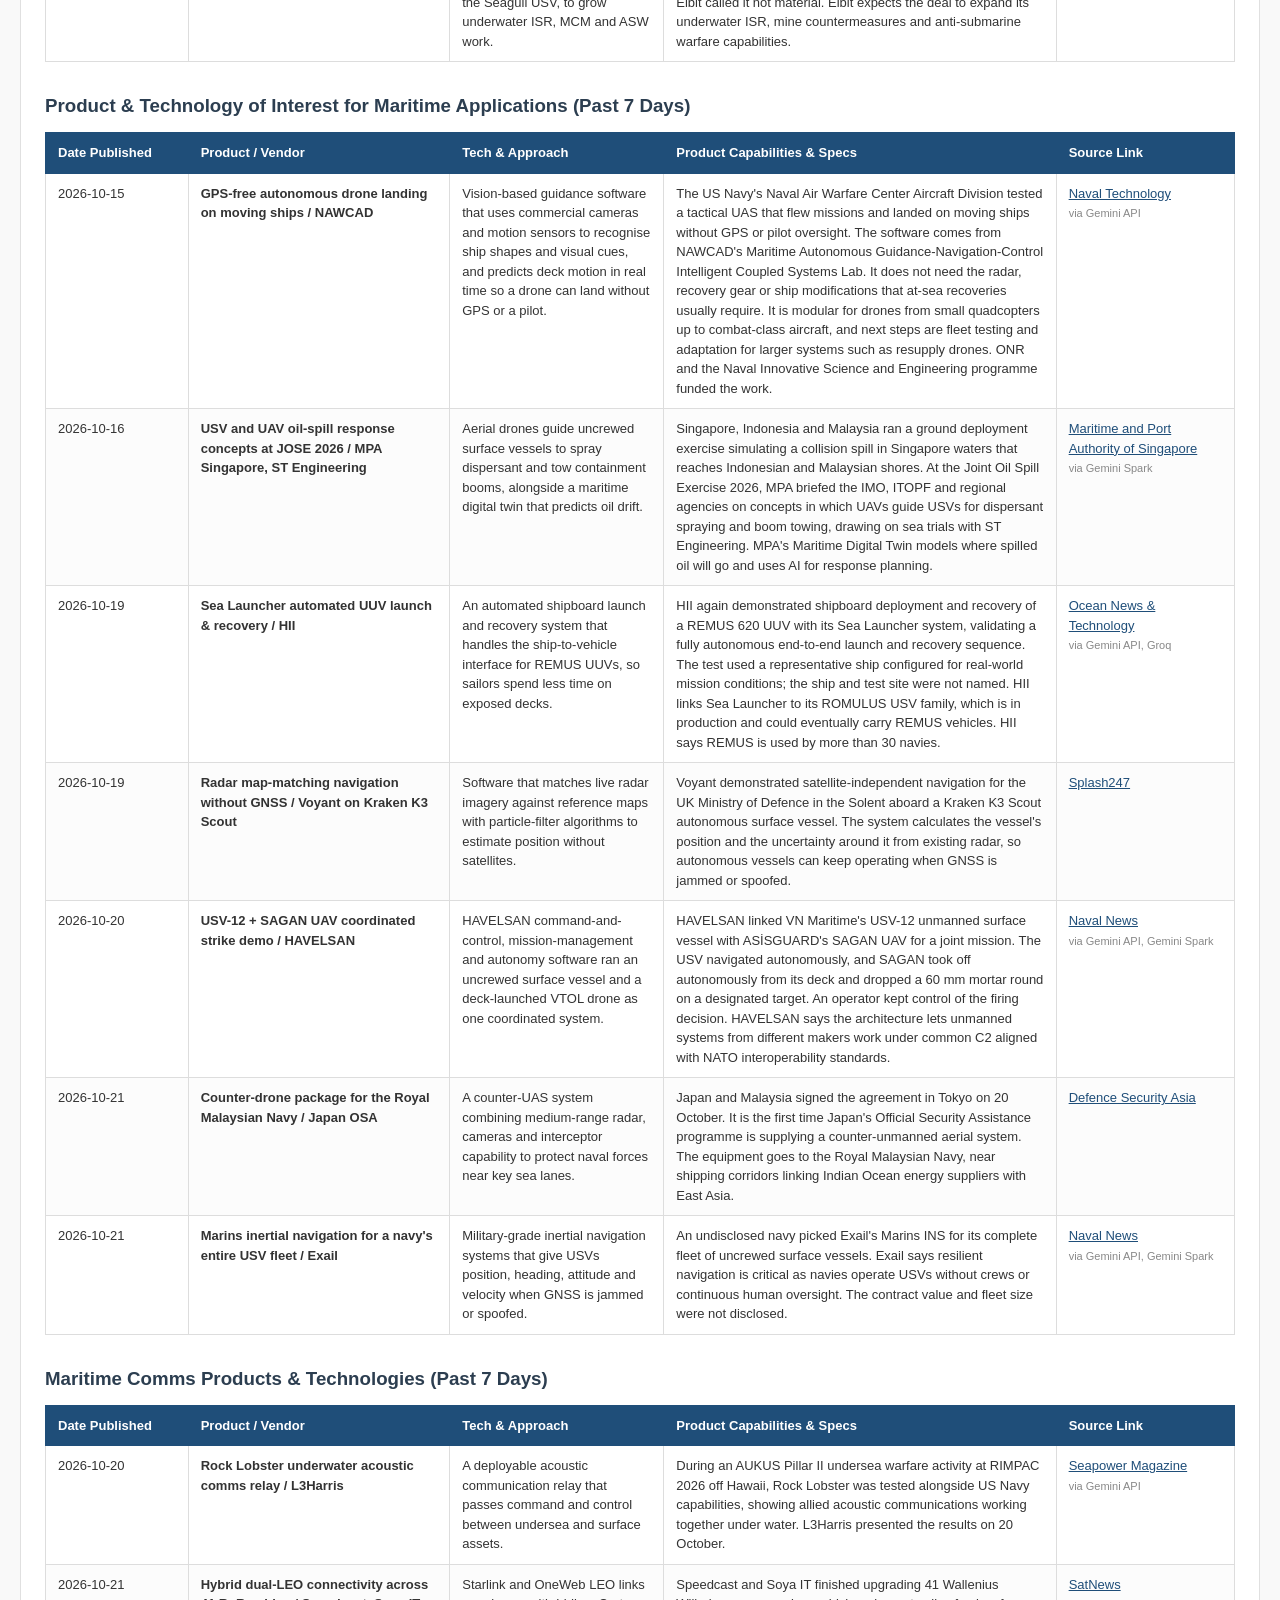
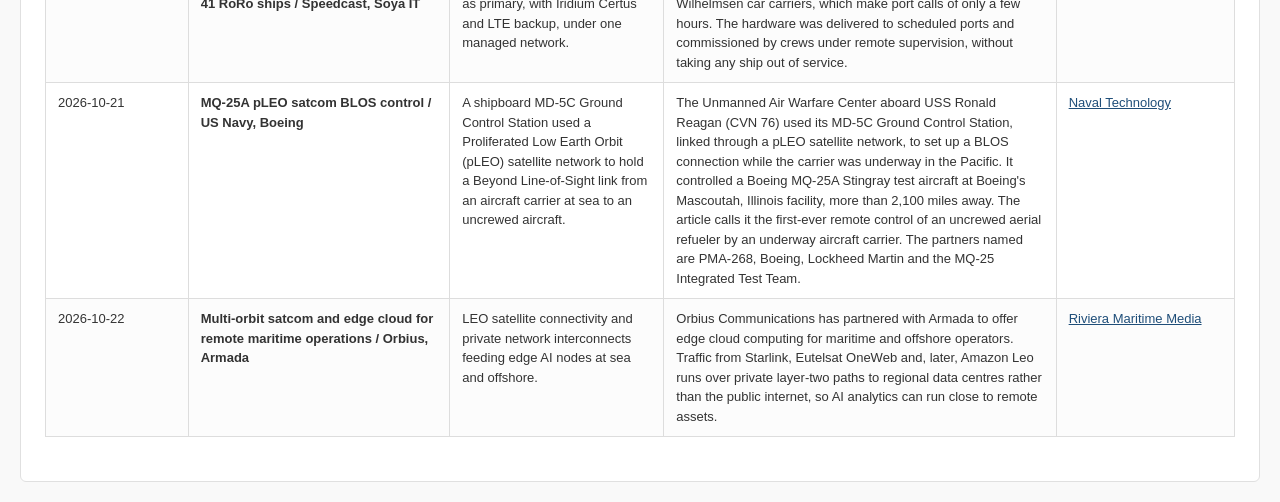
<file: issues/2026-10-22/email.html>
<!DOCTYPE html>
<html>
<head>
  <meta charset="utf-8">
  <title>🛥 Weekly Maritime Systems Intelligence &amp; Technology Update</title>
</head>
<body style="font-family: Arial, sans-serif; color: #333333; line-height: 1.5; margin: 0; padding: 20px; background-color: #f9f9f9;">

  <div style="width: 100%; box-sizing: border-box; background-color: #ffffff; padding: 24px; border-radius: 6px; border: 1px solid #e0e0e0;">

    <h2 style="color: #1F4E79; margin-top: 0; border-bottom: 2px solid #1F4E79; padding-bottom: 8px;">
      🛥 Weekly Maritime Systems Intelligence &amp; Technology Update
    </h2>
    <p style="font-size: 14px; color: #666666; margin-bottom: 24px;">
      Coverage Window: Past 7 Days (15 Oct 2026 – 22 Oct 2026) | Verified Global Defense &amp; Maritime Authorities
    </p>

    <!-- Table 1: Threats &amp; Incidents (Past 7 Days) -->
    <h3 style="color: #2c3e50; margin-top: 24px; margin-bottom: 12px;">Threats &amp; Incidents (Past 7 Days)</h3>
    <table style="width: 100%; border-collapse: collapse; margin-bottom: 30px; font-size: 13px; box-sizing: border-box;">
      <thead>
        <tr style="background-color: #1F4E79; color: #ffffff; text-align: left;">
          <th style="padding: 10px 12px; border: 1px solid #1F4E79; width: 12%;">Date Published</th>
          <th style="padding: 10px 12px; border: 1px solid #1F4E79; width: 22%;">Threat/Incident</th>
          <th style="padding: 10px 12px; border: 1px solid #1F4E79; width: 18%;">Location</th>
          <th style="padding: 10px 12px; border: 1px solid #1F4E79; width: 33%;">Key Details &amp; Capabilities</th>
          <th style="padding: 10px 12px; border: 1px solid #1F4E79; width: 15%;">Source Link</th>
        </tr>
      </thead>
      <tbody>
        <tr style="background-color: #ffffff;">
          <td style="padding: 10px 12px; border: 1px solid #dddddd; vertical-align: top;">2026-10-21</td>
          <td style="padding: 10px 12px; border: 1px solid #dddddd; vertical-align: top; font-weight: bold;">Ukrainian Sargan-3000 USV launches Sting interceptor to down Russian Geran drone / Black Sea</td>
          <td style="padding: 10px 12px; border: 1px solid #dddddd; vertical-align: top;">Black Sea (exact position not disclosed)</td>
          <td style="padding: 10px 12px; border: 1px solid #dddddd; vertical-align: top;">The Ukrainian Navy published footage of its Sargan-3000 uncrewed surface vessel destroying a Russian Geran strike drone with a Wild Hornets Sting interceptor drone launched from a container platform on the boat. The Sargan-3000 was commissioned in April 2026. It has an operational radius of up to 1,600 km, a speed of 40-55 knots and a payload of up to 450 kg. Earlier claims by the same type are a Russian USV sunk with machine-gun fire in September and a Geran shot down in early October with a 12.7 mm Protector remote weapon station.</td>
          <td style="padding: 10px 12px; border: 1px solid #dddddd; vertical-align: top;"><a href="https://militarnyi.com/en/news/sargan-usv-uses-sting-interceptor-to-shoot-down-russian-geran-drone/" target="_blank" rel="noopener noreferrer" style="color: #1F4E79; text-decoration: underline;">Militarnyi</a><br><span style="font-size: 11px; color: #888888;">via Gemini API</span></td>
        </tr>
        <tr style="background-color: #fcfcfc;">
          <td style="padding: 10px 12px; border: 1px solid #dddddd; vertical-align: top;">2026-10-22</td>
          <td style="padding: 10px 12px; border: 1px solid #dddddd; vertical-align: top; font-weight: bold;">Oil spill follows naval-drone strike on tanker Aframax Rio / Russian Black Sea coast</td>
          <td style="padding: 10px 12px; border: 1px solid #dddddd; vertical-align: top;">Off Sochi and Novorossiysk, Krasnodar region, Russia</td>
          <td style="padding: 10px 12px; border: 1px solid #dddddd; vertical-align: top;">The 247 m Liberian-flagged tanker Aframax Rio was hit off Sochi on 6 Oct in an attack the article links to Ukrainian naval drones, and was towed to Novorossiysk. Greenpeace satellite images showed a slick of about 25 sq km by 8 Oct. Prozrachny Mir identified a slick about 70 km south of Novorossiysk in images dated 10 Oct. Krasnodar Governor Veniamin Kondratyev warned of a possible emergency in Gelendzhik and Novorossiysk and blamed &#x27;accidents&#x27;. The regional emergencies ministry denied any link to the tanker.</td>
          <td style="padding: 10px 12px; border: 1px solid #dddddd; vertical-align: top;"><a href="https://www.themoscowtimes.com/2026/10/22/regions-calling-more-questions-than-answers-after-latest-black-sea-oil-spill-a94053" target="_blank" rel="noopener noreferrer" style="color: #1F4E79; text-decoration: underline;">The Moscow Times</a></td>
        </tr>
        <tr style="background-color: #ffffff;">
          <td colspan="5" style="padding: 10px 12px; border: 1px solid #dddddd; vertical-align: top; font-style: italic; color: #555555;">Regional Note (Singapore &amp; Surrounding Waterways):<br>• No verified uncrewed incidents in Singapore, the Malacca Strait, the South China Sea or wider SEA (15–22 Oct).<br>• No new underwater drones or gliders recovered in Indonesia, the Philippines, Vietnam or Malaysia; latest was Lombok Strait, April 2026.<br>• No cable or drone incidents in the Malacca or Singapore straits.<br>• Watch: China&#x27;s suspected UUV motherships (see Product News).</td>
        </tr>
      </tbody>
    </table>

    <!-- Table 2: Unmanned Maritime Systems Product News (Past 7 Days) -->
    <h3 style="color: #2c3e50; margin-top: 24px; margin-bottom: 12px;">Unmanned Maritime Systems Product News (Past 7 Days)</h3>
    <table style="width: 100%; border-collapse: collapse; margin-bottom: 30px; font-size: 13px; box-sizing: border-box;">
      <thead>
        <tr style="background-color: #1F4E79; color: #ffffff; text-align: left;">
          <th style="padding: 10px 12px; border: 1px solid #1F4E79; width: 12%;">Date Published</th>
          <th style="padding: 10px 12px; border: 1px solid #1F4E79; width: 22%;">Product / Vendor</th>
          <th style="padding: 10px 12px; border: 1px solid #1F4E79; width: 18%;">Tech &amp; Approach</th>
          <th style="padding: 10px 12px; border: 1px solid #1F4E79; width: 33%;">Product Capabilities &amp; Specs</th>
          <th style="padding: 10px 12px; border: 1px solid #1F4E79; width: 15%;">Source Link</th>
        </tr>
      </thead>
      <tbody>
        <tr style="background-color: #ffffff;">
          <td style="padding: 10px 12px; border: 1px solid #dddddd; vertical-align: top;">2026-10-16</td>
          <td style="padding: 10px 12px; border: 1px solid #dddddd; vertical-align: top; font-weight: bold;">New PLAN mine-warfare USV / Chinese Navy</td>
          <td style="padding: 10px 12px; border: 1px solid #dddddd; vertical-align: top;">A new mine countermeasures USV with optional crewing, a remote weapon station and a transom A-frame for launching towed sonar, sweeps or AUVs.</td>
          <td style="padding: 10px 12px; border: 1px solid #dddddd; vertical-align: top;">Better images have emerged of a new Chinese Navy uncrewed surface vessel, somewhat smaller than the MCM USV paraded in Beijing in September 2025. It has been seen exercising with Type-529 Wonang-class minesweeping craft and appears to be a one-for-one replacement for them. Features include an optional crewing cockpit, a remote weapon station and a transom A-frame. No dimensions have been published.</td>
          <td style="padding: 10px 12px; border: 1px solid #dddddd; vertical-align: top;"><a href="https://www.hisutton.com/Chinese-MCM-USV.html" target="_blank" rel="noopener noreferrer" style="color: #1F4E79; text-decoration: underline;">Covert Shores (H I Sutton)</a></td>
        </tr>
        <tr style="background-color: #fcfcfc;">
          <td style="padding: 10px 12px; border: 1px solid #dddddd; vertical-align: top;">2026-10-18</td>
          <td style="padding: 10px 12px; border: 1px solid #dddddd; vertical-align: top; font-weight: bold;">Second suspected UUV mothership / PLA Navy (China)</td>
          <td style="padding: 10px 12px; border: 1px solid #dddddd; vertical-align: top;">A new naval auxiliary that observers believe is built to launch and recover very large uncrewed underwater vehicles.</td>
          <td style="padding: 10px 12px; border: 1px solid #dddddd; vertical-align: top;">Video stills shared on Weibo show tugs towing an unfinished auxiliary down the Pearl River near Guangzhou&#x27;s Panyu district, still covered in scaffolding and without sensors. The builder may be COMEC (Huangpu Wenchong) on Longxue Island, but that is not confirmed. It follows a first suspected UUV mothership at Hudong, Shanghai: just over 200 m long, with twelve lifting masts and a stern cradle that could carry vehicles up to about 50 m long.</td>
          <td style="padding: 10px 12px; border: 1px solid #dddddd; vertical-align: top;"><a href="https://www.navalnews.com/naval-news/2026/10/second-possible-chinese-uuv-mothership-appears-in-guangzhou/" target="_blank" rel="noopener noreferrer" style="color: #1F4E79; text-decoration: underline;">Naval News</a><br><span style="font-size: 11px; color: #888888;">via Gemini Spark</span></td>
        </tr>
        <tr style="background-color: #ffffff;">
          <td style="padding: 10px 12px; border: 1px solid #dddddd; vertical-align: top;">2026-10-19</td>
          <td style="padding: 10px 12px; border: 1px solid #dddddd; vertical-align: top; font-weight: bold;">Large UUV demonstrator / Saab, FMV</td>
          <td style="padding: 10px 12px; border: 1px solid #dddddd; vertical-align: top;">A large uncrewed underwater vehicle demonstrator for seabed-infrastructure monitoring, planned to operate alongside submarines.</td>
          <td style="padding: 10px 12px; border: 1px solid #dddddd; vertical-align: top;">Saab, Sweden&#x27;s defence procurement agency FMV and the Swedish Armed Forces have completed sea trials of the demonstrator, which was developed, built and launched less than a year after contract award. FMV awarded Saab the SEK60 million (US$6 million) contract in August 2025. The first phase has ended; the next will focus on more advanced capabilities, and the results will inform whether Sweden acquires autonomous underwater systems.</td>
          <td style="padding: 10px 12px; border: 1px solid #dddddd; vertical-align: top;"><a href="https://www.bairdmaritime.com/security/naval/unmanned-naval-systems/saab-completes-underwater-vehicle-trials" target="_blank" rel="noopener noreferrer" style="color: #1F4E79; text-decoration: underline;">Baird Maritime</a></td>
        </tr>
        <tr style="background-color: #fcfcfc;">
          <td style="padding: 10px 12px; border: 1px solid #dddddd; vertical-align: top;">2026-10-19</td>
          <td style="padding: 10px 12px; border: 1px solid #dddddd; vertical-align: top; font-weight: bold;">Bluebottle USVs on Fiji EEZ patrol / Royal New Zealand Navy, Ocius</td>
          <td style="padding: 10px 12px; border: 1px solid #dddddd; vertical-align: top;">Wind, solar and wave-powered uncrewed surface vessels used for persistent maritime surveillance.</td>
          <td style="padding: 10px 12px; border: 1px solid #dddddd; vertical-align: top;">Two Royal New Zealand Navy Bluebottles ran a four-week, round-the-clock operation with New Zealand Customs and Fijian authorities in Fiji&#x27;s EEZ and flagged 137 vessels of interest for closer scrutiny. They were flown to Nadi by RNZAF C-130J. Ocius has opened a maintenance facility in Auckland for the RNZN fleet, which was bought in April 2025 after a seven-month trial.</td>
          <td style="padding: 10px 12px; border: 1px solid #dddddd; vertical-align: top;"><a href="https://www.defenceconnect.com.au/naval/19011-bluebottle-usvs-bringing-new-capability-and-cooperability-says-royal-new-zealand-navy" target="_blank" rel="noopener noreferrer" style="color: #1F4E79; text-decoration: underline;">Defence Connect</a></td>
        </tr>
        <tr style="background-color: #ffffff;">
          <td style="padding: 10px 12px; border: 1px solid #dddddd; vertical-align: top;">2026-10-19</td>
          <td style="padding: 10px 12px; border: 1px solid #dddddd; vertical-align: top; font-weight: bold;">SWAP-USV Sprint 2 counter-air USV challenge / Defense Innovation Unit</td>
          <td style="padding: 10px 12px; border: 1px solid #dddddd; vertical-align: top;">A prize challenge for mature USVs fitted with hard-kill counter-air effectors and clutter-resilient sensors.</td>
          <td style="padding: 10px 12px; border: 1px solid #dddddd; vertical-align: top;">DIU&#x27;s second sprint offers up to $40 million in prizes for USVs the Pentagon can field within 120 days. Entries must detect, track and defeat small drones and other low-cost threats, with at least 200 nm range and a sustained 10 knots. DIU says current force packages lack persistent, distributed and affordable capability against explosive USVs and small UAS.</td>
          <td style="padding: 10px 12px; border: 1px solid #dddddd; vertical-align: top;"><a href="https://breakingdefense.com/2026/10/diu-unveils-next-phase-in-unmanned-vessel-competition/" target="_blank" rel="noopener noreferrer" style="color: #1F4E79; text-decoration: underline;">Breaking Defense</a><br><span style="font-size: 11px; color: #888888;">via Gemini API</span></td>
        </tr>
        <tr style="background-color: #fcfcfc;">
          <td style="padding: 10px 12px; border: 1px solid #dddddd; vertical-align: top;">2026-10-19</td>
          <td style="padding: 10px 12px; border: 1px solid #dddddd; vertical-align: top; font-weight: bold;">Devil Ray T24 USVs for Taiwan Coast Guard / MARTAC</td>
          <td style="padding: 10px 12px; border: 1px solid #dddddd; vertical-align: top;">High-speed autonomous surface vessels, co-produced in the US and Taiwan.</td>
          <td style="padding: 10px 12px; border: 1px solid #dddddd; vertical-align: top;">Taiwan&#x27;s Coast Guard Administration is buying an undisclosed number of MARTAC Devil Ray T24 USVs, its first USV programme. The deal grew out of a memorandum between MARTAC, Taiwan&#x27;s NCSIST and local partner Confucian Co. Some vessels will be built in Edgewater, Florida and the rest by Confucian in Taiwan.</td>
          <td style="padding: 10px 12px; border: 1px solid #dddddd; vertical-align: top;"><a href="https://www.navalnews.com/naval-news/2026/10/taiwan-coast-guard-to-acquire-martac-devil-ray-t24-usvs/" target="_blank" rel="noopener noreferrer" style="color: #1F4E79; text-decoration: underline;">Naval News</a><br><span style="font-size: 11px; color: #888888;">via Gemini Spark</span></td>
        </tr>
        <tr style="background-color: #ffffff;">
          <td style="padding: 10px 12px; border: 1px solid #dddddd; vertical-align: top;">2026-10-19</td>
          <td style="padding: 10px 12px; border: 1px solid #dddddd; vertical-align: top; font-weight: bold;">VAone + Lattice USV autonomy demo / HD Hyundai &amp; Anduril</td>
          <td style="padding: 10px 12px; border: 1px solid #dddddd; vertical-align: top;">HD KSOE&#x27;s VAone autonomy package, built on Avikus HiNAS Prime, was paired with Anduril&#x27;s Lattice mission software on a former US Navy unmanned test ship.</td>
          <td style="padding: 10px 12px; border: 1px solid #dddddd; vertical-align: top;">HD Hyundai and Anduril demonstrated an unmanned surface vessel off Long Beach, California, using a 368-ton test ship formerly operated by the US Navy. The test covered autonomous navigation, mission changes, formation sailing and an emergency response to an engine failure. About 40 officials attended, including from the US Navy, US Coast Guard, ABS, the Korean Navy and DAPA. The partners plan to pursue the US unmanned surface vessel programme.</td>
          <td style="padding: 10px 12px; border: 1px solid #dddddd; vertical-align: top;"><a href="https://www.koreajoongangdaily.com/business/hd-hyundai-shows-off-unmanned-warship-technology-in-us-with-anduril/12926670" target="_blank" rel="noopener noreferrer" style="color: #1F4E79; text-decoration: underline;">Korea JoongAng Daily</a><br><span style="font-size: 11px; color: #888888;">via Gemini API</span></td>
        </tr>
        <tr style="background-color: #fcfcfc;">
          <td style="padding: 10px 12px; border: 1px solid #dddddd; vertical-align: top;">2026-10-20</td>
          <td style="padding: 10px 12px; border: 1px solid #dddddd; vertical-align: top; font-weight: bold;">Exail nine-metre USV for ONR counter-drone research and USCG testing / Exail</td>
          <td style="padding: 10px 12px; border: 1px solid #dddddd; vertical-align: top;">A containerised nine-metre long-range USV will carry a third-party counter-UAS payload adapted from land systems for US Navy research, and a second craft goes to the US Coast Guard for evaluation.</td>
          <td style="padding: 10px 12px; border: 1px solid #dddddd; vertical-align: top;">Exail will supply a nine-metre USV to the Office of Naval Research through an integrator that will fit an unspecified C-UAS payload. The contract was first announced in April. A second Exail USV is slated for US Coast Guard evaluation, and Exail plans to sail one across the Atlantic first. The craft displaces 2.1 tonnes, fits a 40-foot high-cube container, and has a 2,000 nm range and up to 20 days&#x27; endurance.</td>
          <td style="padding: 10px 12px; border: 1px solid #dddddd; vertical-align: top;"><a href="https://www.bairdmaritime.com/security/naval/unmanned-naval-systems/exail-navy-counter-drone-research" target="_blank" rel="noopener noreferrer" style="color: #1F4E79; text-decoration: underline;">Baird Maritime</a></td>
        </tr>
        <tr style="background-color: #ffffff;">
          <td style="padding: 10px 12px; border: 1px solid #dddddd; vertical-align: top;">2026-10-20</td>
          <td style="padding: 10px 12px; border: 1px solid #dddddd; vertical-align: top; font-weight: bold;">Sardina survey USV prototype / Navis</td>
          <td style="padding: 10px 12px; border: 1px solid #dddddd; vertical-align: top;">A six-metre wave-piercing composite USV carries its multibeam and side-scan sonar payload in a retractable bulb keel for autonomous seabed surveys.</td>
          <td style="padding: 10px 12px; border: 1px solid #dddddd; vertical-align: top;">Navis trialled the Sardina prototype at Lahdenpokhya, Karelia, earlier in October. It held within 3 m of its track at 4-6 knots with a HydroTech MS400U 400 kHz multibeam echosounder. Full displacement is 1,300 kg, payload up to 200 kg, top speed 7 knots and endurance up to 48 hours at cruising speed. It has been switched from a petrol waterjet to diesel propeller propulsion.</td>
          <td style="padding: 10px 12px; border: 1px solid #dddddd; vertical-align: top;"><a href="https://www.bairdmaritime.com/unmanned/unmanned-survey/navis-sardina-demonstrates-seabed-surveying" target="_blank" rel="noopener noreferrer" style="color: #1F4E79; text-decoration: underline;">Baird Maritime</a></td>
        </tr>
        <tr style="background-color: #fcfcfc;">
          <td style="padding: 10px 12px; border: 1px solid #dddddd; vertical-align: top;">2026-10-20</td>
          <td style="padding: 10px 12px; border: 1px solid #dddddd; vertical-align: top; font-weight: bold;">L42B survey USV gets Bureau Veritas approval in principle / OceanAlpha</td>
          <td style="padding: 10px 12px; border: 1px solid #dddddd; vertical-align: top;">An 8.5 m diesel-electric survey catamaran built for remotely supervised hydrographic and geophysical work.</td>
          <td style="padding: 10px 12px; border: 1px solid #dddddd; vertical-align: top;">Bureau Veritas reviewed the L42B against its NI 641 autonomous-shipping guidelines, covering harbour manoeuvring in complex traffic, docking, open-sea survey and transit under shore or support-vessel supervision. The aluminium catamaran carries multibeam, side-scan sonar and magnetometers, runs up to eight days at 4 knots and has a stated 1,500 km range. Its power comes from diesel generators, electric propulsion and LFP batteries.</td>
          <td style="padding: 10px 12px; border: 1px solid #dddddd; vertical-align: top;"><a href="https://www.hydro-international.com/news/oceanalpha-l42b-marine-survey-usv-receives-bureau-veritas-aip-certificate" target="_blank" rel="noopener noreferrer" style="color: #1F4E79; text-decoration: underline;">Hydro International</a><br><span style="font-size: 11px; color: #888888;">via Gemini API</span></td>
        </tr>
        <tr style="background-color: #ffffff;">
          <td style="padding: 10px 12px; border: 1px solid #dddddd; vertical-align: top;">2026-10-21</td>
          <td style="padding: 10px 12px; border: 1px solid #dddddd; vertical-align: top; font-weight: bold;">Ghost Shark XL-AUV payloads / Anduril &amp; Australian DoD</td>
          <td style="padding: 10px 12px; border: 1px solid #dddddd; vertical-align: top;">Modular payload bays let the extra-large autonomous undersea vehicle lay sea mines, leave logistics caches on the seabed and launch tube-fired ALTIUS aerial drones from underwater.</td>
          <td style="padding: 10px 12px; border: 1px solid #dddddd; vertical-align: top;">Australia revealed three previously classified Ghost Shark payloads: up to 12 sea mines per mission, seabed supply caches, and ALTIUS UAVs. Footage Anduril released on 21 October shows a 12-tube launcher, and TWZ estimates about two dozen drones per sortie. Anduril says the ALTIUS-600 has a range of about 275 miles and can stay airborne for at least four hours. The payloads are also going to Speartooth LUUVs and Bluebottle USVs.</td>
          <td style="padding: 10px 12px; border: 1px solid #dddddd; vertical-align: top;"><a href="https://www.twz.com/sea/ghost-shark-uncrewed-submarine-shown-launching-aerial-drones-for-the-first-time" target="_blank" rel="noopener noreferrer" style="color: #1F4E79; text-decoration: underline;">The War Zone</a><br><span style="font-size: 11px; color: #888888;">via Gemini Spark, Gemini API</span></td>
        </tr>
        <tr style="background-color: #fcfcfc;">
          <td style="padding: 10px 12px; border: 1px solid #dddddd; vertical-align: top;">2026-10-21</td>
          <td style="padding: 10px 12px; border: 1px solid #dddddd; vertical-align: top; font-weight: bold;">Bluebottle Hybrid USV at Maritime Big Play Pacific / Ocius</td>
          <td style="padding: 10px 12px; border: 1px solid #dddddd; vertical-align: top;">A diesel-hybrid version of the renewably powered Bluebottle USV, carrying acoustic intelligence payloads.</td>
          <td style="padding: 10px 12px; border: 1px solid #dddddd; vertical-align: top;">Two Bluebottle Hybrids are taking part in the US Navy-led Maritime Big Play Pacific exercise, an AUKUS Pillar II series, through October. It is the variant&#x27;s first navy exercise. They carry ThayerMahan Outpost acoustic payloads with TransparenSea processing to detect and track undersea threats, and the diesel generator supplements solar and wind power when more energy is needed.</td>
          <td style="padding: 10px 12px; border: 1px solid #dddddd; vertical-align: top;"><a href="https://www.navalnews.com/naval-news/2026/10/ocius-new-bluebottle-hybrid-usv-demonstrates-capability-at-maritime-big-play-pacific/" target="_blank" rel="noopener noreferrer" style="color: #1F4E79; text-decoration: underline;">Naval News</a><br><span style="font-size: 11px; color: #888888;">via Gemini API, Gemini Spark</span></td>
        </tr>
        <tr style="background-color: #ffffff;">
          <td style="padding: 10px 12px; border: 1px solid #dddddd; vertical-align: top;">2026-10-21</td>
          <td style="padding: 10px 12px; border: 1px solid #dddddd; vertical-align: top; font-weight: bold;">Saildrone sailing drones for Baltic surveillance / Swedish Navy, Saildrone</td>
          <td style="padding: 10px 12px; border: 1px solid #dddddd; vertical-align: top;">Ten-metre uncrewed sailing drones, operated as a service by Saildrone staff, for persistent maritime domain awareness.</td>
          <td style="padding: 10px 12px; border: 1px solid #dddddd; vertical-align: top;">The Swedish Armed Forces and FMV signed an agreement with Saildrone, developed within NORDEFCO so other Nordic countries can join on their own terms. Four drones were shown at Nynäshamn on 22 October. They track vessel traffic in the Baltic for the Navy&#x27;s picture of activity at sea and support NATO&#x27;s Task Force X Baltic under Operation Baltic Sentry.</td>
          <td style="padding: 10px 12px; border: 1px solid #dddddd; vertical-align: top;"><a href="https://nordicdefencesector.com/en/article/swedish-navy-to-show-saildrone-sea-drones-agreed-via-nordefco" target="_blank" rel="noopener noreferrer" style="color: #1F4E79; text-decoration: underline;">Nordic Defence Sector</a></td>
        </tr>
        <tr style="background-color: #fcfcfc;">
          <td style="padding: 10px 12px; border: 1px solid #dddddd; vertical-align: top;">2026-10-21</td>
          <td style="padding: 10px 12px; border: 1px solid #dddddd; vertical-align: top; font-weight: bold;">Autonomous USV demonstration with US Navy / EDGE, UAE Navy</td>
          <td style="padding: 10px 12px; border: 1px solid #dddddd; vertical-align: top;">USVs ran reconnaissance and protection missions under AI-supported sensors and a single command-and-control layer.</td>
          <td style="padding: 10px 12px; border: 1px solid #dddddd; vertical-align: top;">EDGE led the integration of sovereign autonomous systems for a UAE Navy demonstration with US Navy participation, supplying planning, facilities and operational assets. The scenarios showed USVs carrying out reconnaissance and protection missions with AI, advanced sensors and C2. EDGE&#x27;s CEO said the focus is connecting every system through a single command layer, with people defining the mission.</td>
          <td style="padding: 10px 12px; border: 1px solid #dddddd; vertical-align: top;"><a href="https://www.navalnews.com/naval-news/2026/10/edge-leads-integration-of-sovereign-autonomous-systems-in-uae-navy-demonstration-with-allied-forces/" target="_blank" rel="noopener noreferrer" style="color: #1F4E79; text-decoration: underline;">Naval News</a><br><span style="font-size: 11px; color: #888888;">via Gemini API, Gemini Spark</span></td>
        </tr>
        <tr style="background-color: #ffffff;">
          <td style="padding: 10px 12px; border: 1px solid #dddddd; vertical-align: top;">2026-10-21</td>
          <td style="padding: 10px 12px; border: 1px solid #dddddd; vertical-align: top; font-weight: bold;">Elbit acquires International Submarine Engineering (ISE) / Elbit Systems</td>
          <td style="padding: 10px 12px; border: 1px solid #dddddd; vertical-align: top;">Elbit adds a Canadian maker of autonomous and remotely operated underwater vehicles to its line, which already includes the Seagull USV, to grow underwater ISR, MCM and ASW work.</td>
          <td style="padding: 10px 12px; border: 1px solid #dddddd; vertical-align: top;">Elbit Systems acquired International Submarine Engineering, the Vancouver-area underwater robotics firm founded in 1974. ISE has delivered more than 250 underwater vehicles to customers in over 20 countries. The price was not disclosed; Elbit called it not material. Elbit expects the deal to expand its underwater ISR, mine countermeasures and anti-submarine warfare capabilities.</td>
          <td style="padding: 10px 12px; border: 1px solid #dddddd; vertical-align: top;"><a href="https://breakingdefense.com/2026/10/israels-elbit-acquires-canadian-company-focused-on-autonomous-underwater-systems/" target="_blank" rel="noopener noreferrer" style="color: #1F4E79; text-decoration: underline;">Breaking Defense</a><br><span style="font-size: 11px; color: #888888;">via Gemini Spark, Gemini API</span></td>
        </tr>
      </tbody>
    </table>

    <!-- Table 3: Product &amp; Technology of Interest for Maritime Applications (Past 7 Days) -->
    <h3 style="color: #2c3e50; margin-top: 24px; margin-bottom: 12px;">Product &amp; Technology of Interest for Maritime Applications (Past 7 Days)</h3>
    <table style="width: 100%; border-collapse: collapse; margin-bottom: 30px; font-size: 13px; box-sizing: border-box;">
      <thead>
        <tr style="background-color: #1F4E79; color: #ffffff; text-align: left;">
          <th style="padding: 10px 12px; border: 1px solid #1F4E79; width: 12%;">Date Published</th>
          <th style="padding: 10px 12px; border: 1px solid #1F4E79; width: 22%;">Product / Vendor</th>
          <th style="padding: 10px 12px; border: 1px solid #1F4E79; width: 18%;">Tech &amp; Approach</th>
          <th style="padding: 10px 12px; border: 1px solid #1F4E79; width: 33%;">Product Capabilities &amp; Specs</th>
          <th style="padding: 10px 12px; border: 1px solid #1F4E79; width: 15%;">Source Link</th>
        </tr>
      </thead>
      <tbody>
        <tr style="background-color: #ffffff;">
          <td style="padding: 10px 12px; border: 1px solid #dddddd; vertical-align: top;">2026-10-15</td>
          <td style="padding: 10px 12px; border: 1px solid #dddddd; vertical-align: top; font-weight: bold;">GPS-free autonomous drone landing on moving ships / NAWCAD</td>
          <td style="padding: 10px 12px; border: 1px solid #dddddd; vertical-align: top;">Vision-based guidance software that uses commercial cameras and motion sensors to recognise ship shapes and visual cues, and predicts deck motion in real time so a drone can land without GPS or a pilot.</td>
          <td style="padding: 10px 12px; border: 1px solid #dddddd; vertical-align: top;">The US Navy&#x27;s Naval Air Warfare Center Aircraft Division tested a tactical UAS that flew missions and landed on moving ships without GPS or pilot oversight. The software comes from NAWCAD&#x27;s Maritime Autonomous Guidance-Navigation-Control Intelligent Coupled Systems Lab. It does not need the radar, recovery gear or ship modifications that at-sea recoveries usually require. It is modular for drones from small quadcopters up to combat-class aircraft, and next steps are fleet testing and adaptation for larger systems such as resupply drones. ONR and the Naval Innovative Science and Engineering programme funded the work.</td>
          <td style="padding: 10px 12px; border: 1px solid #dddddd; vertical-align: top;"><a href="https://www.naval-technology.com/news/nawcad-drone-test-navy-ships/" target="_blank" rel="noopener noreferrer" style="color: #1F4E79; text-decoration: underline;">Naval Technology</a><br><span style="font-size: 11px; color: #888888;">via Gemini API</span></td>
        </tr>
        <tr style="background-color: #fcfcfc;">
          <td style="padding: 10px 12px; border: 1px solid #dddddd; vertical-align: top;">2026-10-16</td>
          <td style="padding: 10px 12px; border: 1px solid #dddddd; vertical-align: top; font-weight: bold;">USV and UAV oil-spill response concepts at JOSE 2026 / MPA Singapore, ST Engineering</td>
          <td style="padding: 10px 12px; border: 1px solid #dddddd; vertical-align: top;">Aerial drones guide uncrewed surface vessels to spray dispersant and tow containment booms, alongside a maritime digital twin that predicts oil drift.</td>
          <td style="padding: 10px 12px; border: 1px solid #dddddd; vertical-align: top;">Singapore, Indonesia and Malaysia ran a ground deployment exercise simulating a collision spill in Singapore waters that reaches Indonesian and Malaysian shores. At the Joint Oil Spill Exercise 2026, MPA briefed the IMO, ITOPF and regional agencies on concepts in which UAVs guide USVs for dispersant spraying and boom towing, drawing on sea trials with ST Engineering. MPA&#x27;s Maritime Digital Twin models where spilled oil will go and uses AI for response planning.</td>
          <td style="padding: 10px 12px; border: 1px solid #dddddd; vertical-align: top;"><a href="https://www.mpa.gov.sg/media-centre/details/singapore-conducts-trilateral-oil-spill-response-exercise-and-tests-new-technologies-at-jose-2026" target="_blank" rel="noopener noreferrer" style="color: #1F4E79; text-decoration: underline;">Maritime and Port Authority of Singapore</a><br><span style="font-size: 11px; color: #888888;">via Gemini Spark</span></td>
        </tr>
        <tr style="background-color: #ffffff;">
          <td style="padding: 10px 12px; border: 1px solid #dddddd; vertical-align: top;">2026-10-19</td>
          <td style="padding: 10px 12px; border: 1px solid #dddddd; vertical-align: top; font-weight: bold;">Sea Launcher automated UUV launch &amp; recovery / HII</td>
          <td style="padding: 10px 12px; border: 1px solid #dddddd; vertical-align: top;">An automated shipboard launch and recovery system that handles the ship-to-vehicle interface for REMUS UUVs, so sailors spend less time on exposed decks.</td>
          <td style="padding: 10px 12px; border: 1px solid #dddddd; vertical-align: top;">HII again demonstrated shipboard deployment and recovery of a REMUS 620 UUV with its Sea Launcher system, validating a fully autonomous end-to-end launch and recovery sequence. The test used a representative ship configured for real-world mission conditions; the ship and test site were not named. HII links Sea Launcher to its ROMULUS USV family, which is in production and could eventually carry REMUS vehicles. HII says REMUS is used by more than 30 navies.</td>
          <td style="padding: 10px 12px; border: 1px solid #dddddd; vertical-align: top;"><a href="https://oceannews.com/news/science-technology/hii-sea-launcher-test-moves-remus-uuv-autonomy-closer-to-fleet-deployment" target="_blank" rel="noopener noreferrer" style="color: #1F4E79; text-decoration: underline;">Ocean News &amp; Technology</a><br><span style="font-size: 11px; color: #888888;">via Gemini API, Groq</span></td>
        </tr>
        <tr style="background-color: #fcfcfc;">
          <td style="padding: 10px 12px; border: 1px solid #dddddd; vertical-align: top;">2026-10-19</td>
          <td style="padding: 10px 12px; border: 1px solid #dddddd; vertical-align: top; font-weight: bold;">Radar map-matching navigation without GNSS / Voyant on Kraken K3 Scout</td>
          <td style="padding: 10px 12px; border: 1px solid #dddddd; vertical-align: top;">Software that matches live radar imagery against reference maps with particle-filter algorithms to estimate position without satellites.</td>
          <td style="padding: 10px 12px; border: 1px solid #dddddd; vertical-align: top;">Voyant demonstrated satellite-independent navigation for the UK Ministry of Defence in the Solent aboard a Kraken K3 Scout autonomous surface vessel. The system calculates the vessel&#x27;s position and the uncertainty around it from existing radar, so autonomous vessels can keep operating when GNSS is jammed or spoofed.</td>
          <td style="padding: 10px 12px; border: 1px solid #dddddd; vertical-align: top;"><a href="https://splash247.com/british-autonomous-vessel-tests-navigation-without-gps/" target="_blank" rel="noopener noreferrer" style="color: #1F4E79; text-decoration: underline;">Splash247</a></td>
        </tr>
        <tr style="background-color: #ffffff;">
          <td style="padding: 10px 12px; border: 1px solid #dddddd; vertical-align: top;">2026-10-20</td>
          <td style="padding: 10px 12px; border: 1px solid #dddddd; vertical-align: top; font-weight: bold;">USV-12 + SAGAN UAV coordinated strike demo / HAVELSAN</td>
          <td style="padding: 10px 12px; border: 1px solid #dddddd; vertical-align: top;">HAVELSAN command-and-control, mission-management and autonomy software ran an uncrewed surface vessel and a deck-launched VTOL drone as one coordinated system.</td>
          <td style="padding: 10px 12px; border: 1px solid #dddddd; vertical-align: top;">HAVELSAN linked VN Maritime&#x27;s USV-12 unmanned surface vessel with ASİSGUARD&#x27;s SAGAN UAV for a joint mission. The USV navigated autonomously, and SAGAN took off autonomously from its deck and dropped a 60 mm mortar round on a designated target. An operator kept control of the firing decision. HAVELSAN says the architecture lets unmanned systems from different makers work under common C2 aligned with NATO interoperability standards.</td>
          <td style="padding: 10px 12px; border: 1px solid #dddddd; vertical-align: top;"><a href="https://www.navalnews.com/naval-news/2026/10/havelsan-demonstrates-coordinated-unmanned-air-and-maritime-operations/" target="_blank" rel="noopener noreferrer" style="color: #1F4E79; text-decoration: underline;">Naval News</a><br><span style="font-size: 11px; color: #888888;">via Gemini API, Gemini Spark</span></td>
        </tr>
        <tr style="background-color: #fcfcfc;">
          <td style="padding: 10px 12px; border: 1px solid #dddddd; vertical-align: top;">2026-10-21</td>
          <td style="padding: 10px 12px; border: 1px solid #dddddd; vertical-align: top; font-weight: bold;">Counter-drone package for the Royal Malaysian Navy / Japan OSA</td>
          <td style="padding: 10px 12px; border: 1px solid #dddddd; vertical-align: top;">A counter-UAS system combining medium-range radar, cameras and interceptor capability to protect naval forces near key sea lanes.</td>
          <td style="padding: 10px 12px; border: 1px solid #dddddd; vertical-align: top;">Japan and Malaysia signed the agreement in Tokyo on 20 October. It is the first time Japan&#x27;s Official Security Assistance programme is supplying a counter-unmanned aerial system. The equipment goes to the Royal Malaysian Navy, near shipping corridors linking Indian Ocean energy suppliers with East Asia.</td>
          <td style="padding: 10px 12px; border: 1px solid #dddddd; vertical-align: top;"><a href="https://defencesecurityasia.com/en/japan-malaysia-navy-counter-drone-osa-2026-sea-lanes/" target="_blank" rel="noopener noreferrer" style="color: #1F4E79; text-decoration: underline;">Defence Security Asia</a></td>
        </tr>
        <tr style="background-color: #ffffff;">
          <td style="padding: 10px 12px; border: 1px solid #dddddd; vertical-align: top;">2026-10-21</td>
          <td style="padding: 10px 12px; border: 1px solid #dddddd; vertical-align: top; font-weight: bold;">Marins inertial navigation for a navy&#x27;s entire USV fleet / Exail</td>
          <td style="padding: 10px 12px; border: 1px solid #dddddd; vertical-align: top;">Military-grade inertial navigation systems that give USVs position, heading, attitude and velocity when GNSS is jammed or spoofed.</td>
          <td style="padding: 10px 12px; border: 1px solid #dddddd; vertical-align: top;">An undisclosed navy picked Exail&#x27;s Marins INS for its complete fleet of uncrewed surface vessels. Exail says resilient navigation is critical as navies operate USVs without crews or continuous human oversight. The contract value and fleet size were not disclosed.</td>
          <td style="padding: 10px 12px; border: 1px solid #dddddd; vertical-align: top;"><a href="https://www.navalnews.com/naval-news/2026/10/leading-navy-selects-exail-navigation-systems-for-usv-fleet/" target="_blank" rel="noopener noreferrer" style="color: #1F4E79; text-decoration: underline;">Naval News</a><br><span style="font-size: 11px; color: #888888;">via Gemini API, Gemini Spark</span></td>
        </tr>
      </tbody>
    </table>

    <!-- Table 4: Maritime Comms Products &amp; Technologies (Past 7 Days) -->
    <h3 style="color: #2c3e50; margin-top: 24px; margin-bottom: 12px;">Maritime Comms Products &amp; Technologies (Past 7 Days)</h3>
    <table style="width: 100%; border-collapse: collapse; margin-bottom: 20px; font-size: 13px; box-sizing: border-box;">
      <thead>
        <tr style="background-color: #1F4E79; color: #ffffff; text-align: left;">
          <th style="padding: 10px 12px; border: 1px solid #1F4E79; width: 12%;">Date Published</th>
          <th style="padding: 10px 12px; border: 1px solid #1F4E79; width: 22%;">Product / Vendor</th>
          <th style="padding: 10px 12px; border: 1px solid #1F4E79; width: 18%;">Tech &amp; Approach</th>
          <th style="padding: 10px 12px; border: 1px solid #1F4E79; width: 33%;">Product Capabilities &amp; Specs</th>
          <th style="padding: 10px 12px; border: 1px solid #1F4E79; width: 15%;">Source Link</th>
        </tr>
      </thead>
      <tbody>
        <tr style="background-color: #ffffff;">
          <td style="padding: 10px 12px; border: 1px solid #dddddd; vertical-align: top;">2026-10-20</td>
          <td style="padding: 10px 12px; border: 1px solid #dddddd; vertical-align: top; font-weight: bold;">Rock Lobster underwater acoustic comms relay / L3Harris</td>
          <td style="padding: 10px 12px; border: 1px solid #dddddd; vertical-align: top;">A deployable acoustic communication relay that passes command and control between undersea and surface assets.</td>
          <td style="padding: 10px 12px; border: 1px solid #dddddd; vertical-align: top;">During an AUKUS Pillar II undersea warfare activity at RIMPAC 2026 off Hawaii, Rock Lobster was tested alongside US Navy capabilities, showing allied acoustic communications working together under water. L3Harris presented the results on 20 October.</td>
          <td style="padding: 10px 12px; border: 1px solid #dddddd; vertical-align: top;"><a href="https://seapowermagazine.org/l3harris-rock-lobster-acoustic-communications-system-advances-aukus-undersea-warfare-capabilities-at-rimpac-2026/" target="_blank" rel="noopener noreferrer" style="color: #1F4E79; text-decoration: underline;">Seapower Magazine</a><br><span style="font-size: 11px; color: #888888;">via Gemini API</span></td>
        </tr>
        <tr style="background-color: #fcfcfc;">
          <td style="padding: 10px 12px; border: 1px solid #dddddd; vertical-align: top;">2026-10-21</td>
          <td style="padding: 10px 12px; border: 1px solid #dddddd; vertical-align: top; font-weight: bold;">Hybrid dual-LEO connectivity across 41 RoRo ships / Speedcast, Soya IT</td>
          <td style="padding: 10px 12px; border: 1px solid #dddddd; vertical-align: top;">Starlink and OneWeb LEO links as primary, with Iridium Certus and LTE backup, under one managed network.</td>
          <td style="padding: 10px 12px; border: 1px solid #dddddd; vertical-align: top;">Speedcast and Soya IT finished upgrading 41 Wallenius Wilhelmsen car carriers, which make port calls of only a few hours. The hardware was delivered to scheduled ports and commissioned by crews under remote supervision, without taking any ship out of service.</td>
          <td style="padding: 10px 12px; border: 1px solid #dddddd; vertical-align: top;"><a href="https://satnews.com/2026/10/21/speedcast-and-soya-it-complete-hybrid-dual-leo-connectivity-rollout-on-41-wallenius-wilhelmsen-vessels/" target="_blank" rel="noopener noreferrer" style="color: #1F4E79; text-decoration: underline;">SatNews</a></td>
        </tr>
        <tr style="background-color: #ffffff;">
          <td style="padding: 10px 12px; border: 1px solid #dddddd; vertical-align: top;">2026-10-21</td>
          <td style="padding: 10px 12px; border: 1px solid #dddddd; vertical-align: top; font-weight: bold;">MQ-25A pLEO satcom BLOS control / US Navy, Boeing</td>
          <td style="padding: 10px 12px; border: 1px solid #dddddd; vertical-align: top;">A shipboard MD-5C Ground Control Station used a Proliferated Low Earth Orbit (pLEO) satellite network to hold a Beyond Line-of-Sight link from an aircraft carrier at sea to an uncrewed aircraft.</td>
          <td style="padding: 10px 12px; border: 1px solid #dddddd; vertical-align: top;">The Unmanned Air Warfare Center aboard USS Ronald Reagan (CVN 76) used its MD-5C Ground Control Station, linked through a pLEO satellite network, to set up a BLOS connection while the carrier was underway in the Pacific. It controlled a Boeing MQ-25A Stingray test aircraft at Boeing&#x27;s Mascoutah, Illinois facility, more than 2,100 miles away. The article calls it the first-ever remote control of an uncrewed aerial refueler by an underway aircraft carrier. The partners named are PMA-268, Boeing, Lockheed Martin and the MQ-25 Integrated Test Team.</td>
          <td style="padding: 10px 12px; border: 1px solid #dddddd; vertical-align: top;"><a href="https://www.naval-technology.com/news/us-navy-m1-25a-refueller/" target="_blank" rel="noopener noreferrer" style="color: #1F4E79; text-decoration: underline;">Naval Technology</a></td>
        </tr>
        <tr style="background-color: #fcfcfc;">
          <td style="padding: 10px 12px; border: 1px solid #dddddd; vertical-align: top;">2026-10-22</td>
          <td style="padding: 10px 12px; border: 1px solid #dddddd; vertical-align: top; font-weight: bold;">Multi-orbit satcom and edge cloud for remote maritime operations / Orbius, Armada</td>
          <td style="padding: 10px 12px; border: 1px solid #dddddd; vertical-align: top;">LEO satellite connectivity and private network interconnects feeding edge AI nodes at sea and offshore.</td>
          <td style="padding: 10px 12px; border: 1px solid #dddddd; vertical-align: top;">Orbius Communications has partnered with Armada to offer edge cloud computing for maritime and offshore operators. Traffic from Starlink, Eutelsat OneWeb and, later, Amazon Leo runs over private layer-two paths to regional data centres rather than the public internet, so AI analytics can run close to remote assets.</td>
          <td style="padding: 10px 12px; border: 1px solid #dddddd; vertical-align: top;"><a href="https://www.rivieramm.com/news-content-hub/satellites-edge-cloud-computing-unlock-ai-for-shipping-offshore-90329" target="_blank" rel="noopener noreferrer" style="color: #1F4E79; text-decoration: underline;">Riviera Maritime Media</a></td>
        </tr>
      </tbody>
    </table>

  </div>

</body>
</html>
</file>
<file: assets/styles.css>
/* ==========================================================================
   Ping — Unmanned Maritime Intelligence Weekly
   Art direction: "The Dive". Reading an issue is a descent from the surface
   to the abyss: the page darkens with depth, a sonar contact screen opens it,
   and each section sits at a deeper zone.
   ========================================================================== */

:root {
  --brand: #1F4E79;
  --brand-2: #2E6DA4;
  --ping: #5CE1E6;

  /* Section signal colours */
  --c-threats: #FF6B5B;
  --c-platforms: #4CC9F0;
  --c-tech: #B69CFF;
  --c-comms: #FFC857;

  --ok: #6EE7A8;
  --warn: #FFB547;
  --alert: #FF5D5D;

  --bg: #030B17;
  --bg-2: #061428;
  --surface: rgba(13, 34, 62, 0.62);
  /* Cards and panels: a touch denser than --surface instead of a backdrop blur, which re-rendered every frame. */
  --surface-card: rgba(13, 34, 62, 0.8);
  --surface-solid: #0B1F3A;
  --surface-2: rgba(255, 255, 255, 0.04);
  --line: rgba(160, 200, 240, 0.12);
  --line-2: rgba(160, 200, 240, 0.22);
  --ink: #EAF3FC;
  --ink-2: #A9BED4;
  --ink-3: #7189A3;
  --map-dot: rgba(120, 170, 220, 0.30);
  --shadow: 0 24px 60px -24px rgba(0, 0, 0, 0.7);
  --glow: 0 0 0 1px rgba(92, 225, 230, 0.25), 0 0 32px -6px rgba(92, 225, 230, 0.45);
  --surface-glow: radial-gradient(1200px 600px at 50% -10%, rgba(46, 109, 164, 0.55), transparent 70%);
  --table-head: #1F4E79;
  --table-row: rgba(255, 255, 255, 0.015);
  --table-row-2: rgba(255, 255, 255, 0.045);

  --f-display: "Space Grotesk", ui-sans-serif, system-ui, sans-serif;
  --f-body: "Inter", ui-sans-serif, system-ui, -apple-system, "Segoe UI", sans-serif;
  --f-mono: "JetBrains Mono", ui-monospace, SFMono-Regular, Menlo, monospace;

  --r-sm: 8px;
  --r: 14px;
  --r-lg: 22px;
  --ease: cubic-bezier(.2, .8, .2, 1);
  --ease-spring: cubic-bezier(.34, 1.56, .64, 1);
  --gutter: clamp(16px, 4vw, 40px);
  --maxw: 1240px;
  color-scheme: dark;
}

:root[data-theme="light"] {
  --ping: #0E8FA0;
  --c-threats: #D63B2F;
  --c-platforms: #0B7FB0;
  --c-tech: #6A4FD6;
  --c-comms: #B07A00;
  --ok: #17924F;
  --warn: #B86E00;
  --alert: #C62828;
  --bg: #F2F6FB;
  --bg-2: #E6EEF7;
  --surface: rgba(255, 255, 255, 0.78);
  --surface-card: rgba(255, 255, 255, 0.9);
  --surface-solid: #FFFFFF;
  --surface-2: rgba(31, 78, 121, 0.05);
  --line: rgba(31, 78, 121, 0.14);
  --line-2: rgba(31, 78, 121, 0.26);
  --ink: #0B1B2E;
  --ink-2: #3A5068;
  --ink-3: #5F758D;
  --map-dot: rgba(31, 78, 121, 0.28);
  --shadow: 0 24px 50px -28px rgba(15, 40, 70, 0.35);
  --glow: 0 0 0 1px rgba(14, 143, 160, 0.3), 0 0 28px -8px rgba(14, 143, 160, 0.35);
  --surface-glow: radial-gradient(1200px 600px at 50% -10%, rgba(92, 225, 230, 0.35), transparent 70%);
  --table-row: #ffffff;
  --table-row-2: #fcfcfc;
  color-scheme: light;
}

*, *::before, *::after { box-sizing: border-box; }
html { scroll-behavior: smooth; -webkit-text-size-adjust: 100%; }
@media (prefers-reduced-motion: reduce) { html { scroll-behavior: auto; } }

body {
  margin: 0;
  font: 400 16px/1.6 var(--f-body);
  color: var(--ink);
  background: var(--bg);
  overflow-x: hidden;
  -webkit-font-smoothing: antialiased;
  text-rendering: optimizeLegibility;
}
/* Surface light fades as the reader descends; app.js sets its opacity directly (compositor-only, no restyle). */
.ambient {
  position: fixed; inset: 0;
  background: var(--surface-glow), linear-gradient(180deg, var(--bg-2), var(--bg) 60%);
  pointer-events: none;
  z-index: -2;
  transition: opacity .3s linear;
  will-change: opacity;
}

img { max-width: 100%; display: block; }
a { color: inherit; }
button { font: inherit; color: inherit; }
:focus-visible { outline: 2px solid var(--ping); outline-offset: 3px; border-radius: 6px; }
::selection { background: rgba(92, 225, 230, .35); }

.sr-only { position: absolute; width: 1px; height: 1px; padding: 0; margin: -1px; overflow: hidden; clip: rect(0 0 0 0); white-space: nowrap; border: 0; }
.skip { position: fixed; left: 12px; top: -60px; z-index: 100; padding: 10px 14px; background: var(--ping); color: #00222a; border-radius: 10px; font-weight: 600; text-decoration: none; transition: top .2s; }
.skip:focus { top: 12px; }

#snow { position: fixed; inset: 0; width: 100%; height: 100%; z-index: -1; pointer-events: none; }

.wrap { width: 100%; max-width: var(--maxw); margin: 0 auto; padding: 0 var(--gutter); }

/* ---------- Progress ("sonar line") ---------- */
.progress { position: fixed; inset: 0 0 auto 0; height: 2px; z-index: 60; pointer-events: none; }
.progress i { display: block; height: 100%; width: 100%; transform-origin: 0 50%; transform: scaleX(0); background: linear-gradient(90deg, var(--brand-2), var(--ping)); box-shadow: 0 0 12px var(--ping); }

/* ---------- Top bar ---------- */
.topbar {
  position: sticky; top: 0; z-index: 50;
  backdrop-filter: blur(14px) saturate(140%);
  -webkit-backdrop-filter: blur(14px) saturate(140%);
  background: color-mix(in srgb, var(--bg) 62%, transparent);
  border-bottom: 1px solid transparent;
  transition: border-color .3s, background .3s;
}
.topbar.scrolled { border-bottom-color: var(--line); }
.topbar .wrap { display: flex; align-items: center; gap: 16px; height: 64px; }
.brand { display: flex; align-items: center; gap: 10px; text-decoration: none; font: 700 20px/1 var(--f-display); letter-spacing: .02em; }
.brand svg { width: 30px; height: 30px; }
.brand .ring { transform-origin: 16px 16px; animation: brandPing 3.2s var(--ease) infinite; }
.brand .ring:nth-child(2) { animation-delay: 1.07s; }
.brand .ring:nth-child(3) { animation-delay: 2.14s; }
@keyframes brandPing { 0% { transform: scale(.3); opacity: 1; } 100% { transform: scale(1); opacity: 0; } }
.issue-pill { font: 500 12px/1 var(--f-mono); color: var(--ink-2); padding: 6px 10px; border: 1px solid var(--line-2); border-radius: 999px; white-space: nowrap; }
.nav { display: flex; gap: 4px; margin-left: auto; }
.nav a { font-size: 13px; font-weight: 500; color: var(--ink-2); text-decoration: none; padding: 8px 10px; border-radius: 8px; position: relative; transition: color .2s, background .2s; white-space: nowrap; }
.nav a::after { content: ""; position: absolute; left: 10px; right: 10px; bottom: 3px; height: 2px; border-radius: 2px; background: var(--c, var(--ping)); transform: scaleX(0); transition: transform .35s var(--ease); }
.nav a:hover { color: var(--ink); background: var(--surface-2); }
.nav a.active { color: var(--ink); }
.nav a.active::after { transform: scaleX(1); }
.actions { display: flex; gap: 6px; align-items: center; }
.nav + .actions { margin-left: 8px; }
.icon-btn {
  display: inline-grid; place-items: center; width: 40px; height: 40px;
  border-radius: 12px; border: 1px solid var(--line); background: var(--surface-2);
  cursor: pointer; transition: transform .2s var(--ease-spring), border-color .2s, background .2s;
  text-decoration: none;
}
.icon-btn:hover { border-color: var(--line-2); background: color-mix(in srgb, var(--ping) 10%, transparent); }
.icon-btn:active { transform: scale(.92); }
.icon-btn svg { width: 18px; height: 18px; }
.icon-btn[aria-pressed="false"] .on, .icon-btn[aria-pressed="true"] .off { display: none; }
@media (max-width: 980px) { .nav { display: none; } .actions { margin-left: auto; } }
@media (max-width: 420px) { .issue-pill { display: none; } }

/* ---------- Depth gauge ---------- */
.depth {
  position: fixed; right: 18px; top: 50%; transform: translateY(-50%); z-index: 40;
  display: flex; flex-direction: column; align-items: flex-end; gap: 10px;
  font: 500 11px/1 var(--f-mono); color: var(--ink-3); pointer-events: none;
  opacity: 0; transition: opacity .5s;
}
.depth.show { opacity: 1; }
.depth .scale { position: relative; width: 2px; height: 180px; background: var(--line-2); border-radius: 2px; }
.depth .scale b { position: absolute; left: -5px; width: 12px; height: 12px; border-radius: 50%; background: var(--ping); box-shadow: 0 0 14px var(--ping); top: 0; transform: translateY(-50%); }
.depth .read { color: var(--ink); font-size: 13px; letter-spacing: .04em; }
.depth .zone { text-transform: uppercase; letter-spacing: .14em; font-size: 10px; white-space: nowrap; text-align: right; }
@media (max-width: 1360px) { .depth { display: none; } }
@media (max-width: 860px) { .scroll-cue { display: none; } }

/* ---------- Hero ---------- */
.hero { position: relative; min-height: min(100svh, 900px); display: grid; align-items: center; padding: 48px 0 72px; overflow: hidden; isolation: isolate; }
.hero canvas { position: absolute; z-index: -1; right: max(-180px, calc(50% - 760px)); top: 50%; translate: 0 -50%; width: min(860px, 120vw); aspect-ratio: 1; height: auto; opacity: .95; cursor: crosshair; pointer-events: auto; }
@media (max-width: 860px) { .hero canvas { right: 50%; translate: 50% -40%; opacity: .55; } }
.hero .wrap { position: relative; pointer-events: none; }
.hero .wrap > * { pointer-events: auto; }
.eyebrow { display: inline-flex; align-items: center; gap: 10px; font: 500 12px/1 var(--f-mono); letter-spacing: .16em; text-transform: uppercase; color: var(--ping); }
.eyebrow .live { width: 8px; height: 8px; border-radius: 50%; background: var(--ping); box-shadow: 0 0 0 0 var(--ping); animation: live 2s infinite; }
@keyframes live { 0% { box-shadow: 0 0 0 0 color-mix(in srgb, var(--ping) 70%, transparent); } 70% { box-shadow: 0 0 0 10px transparent; } 100% { box-shadow: 0 0 0 0 transparent; } }
.wordmark { font: 700 clamp(88px, 17vw, 220px)/.86 var(--f-display); letter-spacing: -.04em; margin: 18px 0 8px; display: flex; }
.wordmark span { display: inline-block; background: linear-gradient(180deg, var(--ink) 30%, color-mix(in srgb, var(--ping) 80%, var(--ink))); -webkit-background-clip: text; background-clip: text; color: transparent; opacity: 0; transform: translateY(40%) rotateX(-60deg); transform-origin: 50% 100%; animation: letterIn 1s var(--ease) forwards; }
.wordmark span:nth-child(2) { animation-delay: .08s; }
.wordmark span:nth-child(3) { animation-delay: .16s; }
.wordmark span:nth-child(4) { animation-delay: .24s; }
.wordmark .dot { color: var(--ping); -webkit-text-fill-color: var(--ping); background: none; animation-delay: .5s; }
@keyframes letterIn { to { opacity: 1; transform: none; } }
.hero h1 { font: 600 clamp(20px, 2.6vw, 30px)/1.25 var(--f-display); margin: 0 0 12px; max-width: 22ch; letter-spacing: -.01em; }
.hero .window { font: 400 14px/1.6 var(--f-mono); color: var(--ink-2); margin: 0 0 28px; max-width: 62ch; }
.hero .window b { color: var(--ink); font-weight: 500; }
.lede { font-size: clamp(16px, 1.5vw, 19px); color: var(--ink-2); max-width: 54ch; margin: 0 0 32px; }
.stats { display: grid; grid-template-columns: repeat(4, minmax(0, 150px)); gap: 12px; margin-bottom: 36px; }
@media (max-width: 640px) { .stats { grid-template-columns: repeat(2, 1fr); } }
.stat { display: block; text-decoration: none; padding: 14px 16px; border-radius: var(--r); background: var(--surface); border: 1px solid var(--line); backdrop-filter: blur(8px); position: relative; overflow: hidden; transition: transform .3s var(--ease), border-color .3s; }
.stat::before { content: ""; position: absolute; inset: 0 auto 0 0; width: 3px; background: var(--c); }
.stat:hover { transform: translateY(-3px); border-color: color-mix(in srgb, var(--c) 50%, transparent); }
.stat b { display: block; font: 700 34px/1 var(--f-display); font-variant-numeric: tabular-nums; }
.stat span { font-size: 12px; color: var(--ink-2); }
.cta-row { display: flex; gap: 12px; flex-wrap: wrap; }
.btn {
  display: inline-flex; align-items: center; gap: 10px; padding: 13px 20px; border-radius: 999px;
  font-weight: 600; font-size: 15px; text-decoration: none; cursor: pointer; border: 1px solid var(--line-2);
  background: var(--surface-2); transition: transform .25s var(--ease-spring), box-shadow .3s, background .3s, border-color .3s;
  will-change: transform;
}
.btn svg { width: 18px; height: 18px; }
.btn:hover { border-color: var(--ping); box-shadow: var(--glow); }
.btn:active { transform: scale(.96); }
.btn.primary { background: linear-gradient(135deg, var(--brand-2), var(--brand)); border-color: transparent; color: #fff; box-shadow: 0 10px 30px -10px rgba(46, 109, 164, .9); }
.scroll-cue { position: absolute; right: var(--gutter); bottom: 22px; font: 500 10px/1 var(--f-mono); letter-spacing: .2em; color: var(--ink-3); display: grid; justify-items: center; gap: 10px; text-transform: uppercase; }
.scroll-cue i { width: 1px; height: 38px; background: linear-gradient(var(--ping), transparent); animation: cue 2s var(--ease) infinite; transform-origin: top; }
@keyframes cue { 0% { transform: scaleY(0); } 50% { transform: scaleY(1); } 100% { transform: scaleY(1); opacity: 0; } }

/* ---------- Section scaffolding ---------- */
.block { padding: clamp(56px, 8vw, 110px) 0; position: relative; scroll-margin-top: 72px; }
.block-head { display: grid; grid-template-columns: auto 1fr auto; align-items: end; gap: 8px 22px; margin-bottom: 34px; }
@media (max-width: 720px) { .block-head { grid-template-columns: 1fr; } }
.block-num { font: 700 clamp(56px, 9vw, 120px)/.8 var(--f-display); letter-spacing: -.05em; color: transparent; -webkit-text-stroke: 1.5px color-mix(in srgb, var(--c, var(--ping)) 70%, transparent); }
.block-title h2 { font: 700 clamp(26px, 3.6vw, 44px)/1.08 var(--f-display); letter-spacing: -.02em; margin: 6px 0 0; }
.block-title .zone { font: 500 11px/1 var(--f-mono); letter-spacing: .18em; text-transform: uppercase; color: var(--c, var(--ping)); display: flex; align-items: center; gap: 8px; }
.block-title .zone::before { content: ""; width: 22px; height: 1px; background: currentColor; }
.block-title p { color: var(--ink-2); margin: 10px 0 0; max-width: 64ch; font-size: 15px; }
.block-tools { display: flex; gap: 8px; align-items: center; }

.seg { display: inline-flex; padding: 4px; border-radius: 999px; border: 1px solid var(--line); background: var(--surface-2); position: relative; }
.seg button { position: relative; z-index: 1; border: 0; background: none; padding: 7px 14px; border-radius: 999px; font-size: 13px; font-weight: 500; color: var(--ink-2); cursor: pointer; transition: color .25s; display: inline-flex; gap: 6px; align-items: center; }
.seg button svg { width: 14px; height: 14px; }
.seg button[aria-pressed="true"] { color: var(--ink); }
.seg .thumb { position: absolute; z-index: 0; top: 4px; bottom: 4px; border-radius: 999px; background: color-mix(in srgb, var(--c, var(--ping)) 22%, var(--surface-solid)); border: 1px solid color-mix(in srgb, var(--c, var(--ping)) 40%, transparent); transition: left .4s var(--ease-spring), width .4s var(--ease-spring); }

/* Reveal on scroll */
.rv { opacity: 0; transform: translateY(28px) scale(.985); transition: opacity .8s var(--ease), transform .8s var(--ease); transition-delay: var(--d, 0s); }
.rv.in { opacity: 1; transform: none; }
@media (prefers-reduced-motion: reduce) { .rv { opacity: 1; transform: none; transition: none; } }

/* ---------- Editor's brief ---------- */
.picks { display: grid; grid-template-columns: 1.4fr 1fr; grid-template-rows: auto auto; gap: 18px; }
.picks .pick:first-child { grid-row: span 2; }
@media (max-width: 860px) { .picks { grid-template-columns: 1fr; } .picks .pick:first-child { grid-row: auto; } }
.pick { position: relative; border-radius: var(--r-lg); overflow: hidden; min-height: 240px; display: flex; align-items: flex-end; text-decoration: none; border: 1px solid var(--line); background: var(--surface-solid); isolation: isolate; box-shadow: var(--shadow); cursor: pointer; }
.pick .bgimg { position: absolute; inset: 0; z-index: -2; transition: transform 1.2s var(--ease); }
.pick .bgimg img, .pick .bgimg svg { width: 100%; height: 100%; object-fit: cover; }
.pick::after { content: ""; position: absolute; inset: 0; z-index: -1; background: linear-gradient(180deg, rgba(3, 11, 23, 0) 20%, rgba(3, 11, 23, .92) 88%); }
.pick:hover .bgimg { transform: scale(1.05); }
.pick .in { padding: 24px; color: #EAF3FC; }
.pick .tag { display: inline-flex; gap: 8px; align-items: center; font: 500 11px/1 var(--f-mono); letter-spacing: .14em; text-transform: uppercase; padding: 6px 10px; border-radius: 999px; background: rgba(3, 11, 23, .55); border: 1px solid rgba(255, 255, 255, .16); backdrop-filter: blur(6px); }
.pick .tag i { width: 7px; height: 7px; border-radius: 50%; background: var(--c); box-shadow: 0 0 10px var(--c); }
.pick h3 { font: 700 clamp(20px, 2.2vw, 28px)/1.15 var(--f-display); margin: 12px 0 8px; letter-spacing: -.01em; }
.pick:first-child h3 { font-size: clamp(24px, 3vw, 38px); }
.pick p { margin: 0; color: #C4D4E4; font-size: 15px; max-width: 56ch; }

/* ---------- Intel / infographics ---------- */
.intel { display: grid; grid-template-columns: repeat(12, 1fr); gap: 18px; }
.panel { grid-column: span 12; border-radius: var(--r-lg); border: 1px solid var(--line); background: var(--surface-card); padding: 22px; position: relative; overflow: hidden; }
.panel h3 { font: 600 13px/1 var(--f-mono); letter-spacing: .14em; text-transform: uppercase; color: var(--ink-2); margin: 0 0 16px; display: flex; align-items: center; justify-content: space-between; gap: 12px; flex-wrap: wrap; }
.panel.map { grid-column: span 8; }
.panel.watch { grid-column: span 4; display: flex; flex-direction: column; }
.panel.week { grid-column: span 7; }
.panel.mix { grid-column: span 5; }
@media (max-width: 980px) { .panel.map, .panel.watch, .panel.week, .panel.mix { grid-column: span 12; } }

.mapbox { position: relative; }
.panel.map { display: flex; flex-direction: column; }
.mapbox { flex: 1; display: grid; align-content: center; }
.mapbox svg { width: 100%; height: auto; display: block; overflow: hidden; border-radius: 10px; }
.mapbox .land { transition: opacity .6s var(--ease); }
.mapbox .land.fine { opacity: 0; }
.mapbox svg.zoomed .land { opacity: 0; }
.mapbox svg.zoomed .land.fine { opacity: 1; }
.mapbox .land { fill: none; stroke: var(--map-dot); stroke-linecap: round; }
.blip { cursor: pointer; outline: none; }
.blip .core { fill: var(--c); filter: drop-shadow(0 0 2px var(--c)); transition: transform .3s var(--ease-spring); transform-box: fill-box; transform-origin: center; }
.blip .halo { fill: none; stroke: var(--c); transform-box: fill-box; transform-origin: center; animation: halo 2.6s var(--ease) infinite; animation-delay: var(--d, 0s); }
.blip:hover .core, .blip:focus-visible .core, .blip.hot .core { transform: scale(1.8); }
@keyframes halo { 0% { transform: scale(.4); opacity: .9; } 100% { transform: scale(3.2); opacity: 0; } }
@media (prefers-reduced-motion: reduce) { .blip .halo { animation: none; opacity: .4; } }
.sg-mark { stroke: var(--ping); fill: none; }
.sg-label { fill: var(--ping); font-family: var(--f-mono); }
.legend { display: flex; flex-wrap: wrap; gap: 6px 14px; margin-top: 14px; font-size: 12px; color: var(--ink-2); }
.legend span { display: inline-flex; gap: 6px; align-items: center; }
.legend i { width: 8px; height: 8px; border-radius: 50%; background: var(--c); }
.tip { position: absolute; z-index: 5; pointer-events: none; min-width: 180px; max-width: 260px; padding: 10px 12px; border-radius: 12px; background: var(--surface-solid); border: 1px solid var(--line-2); box-shadow: var(--shadow); font-size: 12.5px; line-height: 1.4; opacity: 0; transform: translate(-50%, calc(-100% - 14px)) scale(.96); transition: opacity .18s, transform .18s var(--ease); }
.tip.show { opacity: 1; transform: translate(-50%, calc(-100% - 14px)); }
.tip b { display: block; font-family: var(--f-display); font-size: 14px; margin: 2px 0; }
.tip small { color: var(--ink-3); font-family: var(--f-mono); font-size: 10.5px; letter-spacing: .08em; text-transform: uppercase; }

.status { display: flex; align-items: center; gap: 14px; margin-bottom: 16px; }
.status .orb { width: 54px; height: 54px; border-radius: 50%; flex: none; position: relative; background: radial-gradient(circle at 35% 35%, color-mix(in srgb, var(--s) 90%, white), var(--s) 60%, color-mix(in srgb, var(--s) 40%, black)); box-shadow: 0 0 24px -2px var(--s); }
.status .orb::before, .status .orb::after { content: ""; position: absolute; inset: -6px; border-radius: 50%; border: 1px solid var(--s); animation: breathe 3s var(--ease) infinite; }
.status .orb::after { animation-delay: 1.5s; }
@keyframes breathe { 0% { transform: scale(.85); opacity: .9; } 100% { transform: scale(1.5); opacity: 0; } }
@media (prefers-reduced-motion: reduce) { .status .orb::before, .status .orb::after { animation: none; opacity: .3; } }
.status b { font: 700 22px/1.1 var(--f-display); display: block; }
.status small { color: var(--ink-3); font: 500 11px/1 var(--f-mono); letter-spacing: .12em; text-transform: uppercase; }
.watch p { color: var(--ink-2); font-size: 14px; margin: 0 0 14px; }
.watch ul { list-style: none; margin: auto 0 0; padding: 0; display: grid; gap: 8px; }
.watch li a { display: flex; gap: 10px; align-items: flex-start; text-decoration: none; padding: 10px 12px; border-radius: 12px; background: var(--surface-2); border: 1px solid var(--line); font-size: 13px; line-height: 1.35; transition: border-color .2s, transform .2s var(--ease); }
.watch li a:hover { border-color: var(--c); transform: translateX(3px); }
.watch li i { width: 8px; height: 8px; border-radius: 50%; background: var(--c); flex: none; margin-top: 5px; }

/* The grid grows with the busiest day, so a heavy news day never pushes the date labels out of the card. */
.weekgrid { display: grid; grid-template-columns: repeat(var(--days), 1fr); gap: 8px; align-items: end; min-height: 190px; }
.day { display: flex; flex-direction: column; align-items: center; justify-content: flex-end; gap: 6px; height: 100%; }
.day .stack { display: flex; flex-direction: column-reverse; gap: 5px; align-items: center; justify-content: flex-start; width: 100%; padding-top: 6px; }
.day .stack button { width: min(26px, 100%); aspect-ratio: 1; border-radius: 8px; border: 0; background: var(--c); cursor: pointer; box-shadow: 0 0 12px -2px var(--c); transform: scale(0); transition: transform .5s var(--ease-spring); transition-delay: var(--d, 0s); }
.weekgrid.in .stack button { transform: scale(1); }
.day .stack button:hover, .day .stack button:focus-visible { transform: scale(1.18); }
.day label { font: 500 11px/1.2 var(--f-mono); color: var(--ink-3); text-align: center; text-transform: uppercase; letter-spacing: .06em; }
.day label b { display: block; color: var(--ink); font-size: 14px; }
.day.today label b { color: var(--ping); }
.baseline { height: 1px; background: var(--line-2); margin: 8px 0 0; }

.bars { display: grid; gap: 14px; }
.bar { display: grid; grid-template-columns: 110px 1fr 28px; gap: 12px; align-items: center; font-size: 13px; }
.bar .track { height: 10px; border-radius: 99px; background: var(--surface-2); overflow: hidden; border: 1px solid var(--line); }
.bar .fill { height: 100%; border-radius: 99px; background: linear-gradient(90deg, color-mix(in srgb, var(--c) 50%, transparent), var(--c)); width: 0; transition: width 1.2s var(--ease); box-shadow: 0 0 14px -2px var(--c); }
.bar b { font: 600 15px/1 var(--f-display); text-align: right; font-variant-numeric: tabular-nums; }
.domains { display: flex; gap: 18px; align-items: center; margin-top: 22px; padding-top: 18px; border-top: 1px dashed var(--line-2); }
.donut { width: 96px; height: 96px; flex: none; transform: rotate(-90deg); }
.donut circle { fill: none; stroke-width: 12; transition: stroke-dasharray 1.4s var(--ease); }
.domains ul { list-style: none; padding: 0; margin: 0; display: grid; gap: 6px; font-size: 13px; color: var(--ink-2); }
.domains li { display: flex; gap: 8px; align-items: center; }
.domains li i { width: 10px; height: 10px; border-radius: 3px; background: var(--c); }
.domains li b { color: var(--ink); font-family: var(--f-display); margin-left: auto; padding-left: 12px; }

/* ---------- Entry cards ---------- */
.cards { display: grid; grid-template-columns: repeat(auto-fill, minmax(min(100%, 360px), 1fr)); gap: 20px; }
.card {
  --mx: 50%; --my: 0%;
  position: relative; display: flex; flex-direction: column; border-radius: var(--r-lg);
  background: var(--surface-card); border: 1px solid var(--line); overflow: hidden;
  box-shadow: var(--shadow); transition: transform .5s var(--ease), border-color .4s, box-shadow .4s;
  scroll-margin-top: 90px;
}
.card::before { content: ""; position: absolute; inset: 0; z-index: 2; pointer-events: none; opacity: 0; transition: opacity .4s; background: radial-gradient(420px circle at var(--mx) var(--my), color-mix(in srgb, var(--c) 16%, transparent), transparent 60%); }
.card:hover { border-color: color-mix(in srgb, var(--c) 45%, transparent); transform: translateY(-4px); }
.card:hover::before { opacity: 1; }
.card.flash { animation: flash 1.6s var(--ease); }
@keyframes flash { 0%, 100% { box-shadow: var(--shadow); } 30% { box-shadow: 0 0 0 2px var(--c), 0 0 50px -6px var(--c); } }
.media { position: relative; aspect-ratio: 16 / 9; overflow: hidden; background: var(--bg-2); cursor: pointer; border: 0; padding: 0; width: 100%; display: block; color: inherit; text-decoration: none; }
.media .open { position: absolute; z-index: 1; right: 12px; bottom: 12px; display: inline-flex; gap: 6px; align-items: center; font: 600 12px/1 var(--f-body); color: #fff; padding: 8px 12px; border-radius: 999px; background: rgba(3, 11, 23, .6); border: 1px solid rgba(255, 255, 255, .2); backdrop-filter: blur(6px); opacity: 0; transform: translateY(6px); transition: opacity .3s, transform .3s var(--ease); }
.media .open svg { width: 13px; height: 13px; }
.media:hover .open, .media:focus-visible .open { opacity: 1; transform: none; }
@media (hover: none) { .media .open { opacity: 1; transform: none; } }
.media img, .media .art { width: 100%; height: 100%; object-fit: cover; transition: transform 1s var(--ease), opacity .6s; }
.media img { opacity: 0; }
.media img.loaded { opacity: 1; }
.card:hover .media img, .card:hover .media .art { transform: scale(1.045); }
.media::after { content: ""; position: absolute; inset: 0; background: linear-gradient(180deg, transparent 55%, rgba(3, 11, 23, .55)); pointer-events: none; }
.media .date { position: absolute; z-index: 1; left: 12px; top: 12px; font: 500 11px/1 var(--f-mono); letter-spacing: .06em; color: #EAF3FC; padding: 7px 10px; border-radius: 999px; background: rgba(3, 11, 23, .6); backdrop-filter: blur(6px); border: 1px solid rgba(255, 255, 255, .14); }
.media .play { position: absolute; z-index: 1; inset: 0; margin: auto; width: 62px; height: 62px; border-radius: 50%; display: grid; place-items: center; background: rgba(3, 11, 23, .55); border: 1px solid rgba(255, 255, 255, .3); backdrop-filter: blur(6px); color: #fff; transition: transform .3s var(--ease-spring); }
.media .play svg { width: 22px; height: 22px; margin-left: 3px; }
.media:hover .play { transform: scale(1.1); }
.card .use { display: inline-block; margin: -2px 0 12px; font: 500 10.5px/1.3 var(--f-mono); letter-spacing: .1em; text-transform: uppercase; color: var(--c); padding: 5px 10px; border-radius: 999px; border: 1px solid color-mix(in srgb, var(--c) 45%, transparent); background: color-mix(in srgb, var(--c) 10%, transparent); }
.infog { position: relative; width: 100%; height: 100%; }
.infog .art { position: absolute; inset: 0; }
.infog .ig-in { position: absolute; inset: 0; display: flex; align-items: center; padding: 48px 20px 44px; }
.ig-specs { list-style: none; margin: 0; padding: 0; display: flex; flex-wrap: wrap; gap: 10px; }
.ig-specs li { padding: 10px 14px; border-radius: 14px; background: rgba(3, 11, 23, .55); border: 1px solid color-mix(in srgb, var(--ig) 45%, transparent); backdrop-filter: blur(4px); min-width: 0; }
.ig-specs b { display: block; font: 700 clamp(18px, 2.4vw, 24px)/1.1 var(--f-display); color: #fff; }
.ig-specs small { display: block; margin-top: 4px; font: 500 10px/1.2 var(--f-mono); letter-spacing: .12em; text-transform: uppercase; color: var(--ig); }
.ig-title { margin: 0; font: 700 clamp(20px, 2.6vw, 28px)/1.15 var(--f-display); color: #fff; max-width: 85%; }
.media .badge { position: absolute; z-index: 1; right: 12px; top: 12px; font: 500 10px/1 var(--f-mono); letter-spacing: .1em; text-transform: uppercase; color: #fff; padding: 6px 9px; border-radius: 999px; background: var(--c); color: #04131c; }
.card .body { padding: 18px 20px 6px; display: flex; flex-direction: column; gap: 10px; flex: 1; }
.kicker { display: flex; flex-wrap: wrap; gap: 6px 12px; font: 500 11px/1 var(--f-mono); letter-spacing: .12em; text-transform: uppercase; color: var(--ink-3); }
.kicker .sec { color: var(--c); display: inline-flex; gap: 6px; align-items: center; }
.kicker .sec::before { content: ""; width: 6px; height: 6px; border-radius: 50%; background: currentColor; box-shadow: 0 0 8px currentColor; }
.kicker .via { color: var(--ink-2); border: 1px solid var(--line-2); border-radius: 999px; padding: 2px 7px; margin: -3px 0; }
.contrib { margin-top: 18px; padding-top: 16px; border-top: 1px dashed var(--line-2); }
.contrib h4 { font: 600 11px/1 var(--f-mono); letter-spacing: .14em; text-transform: uppercase; color: var(--ink-2); margin: 0 0 10px; }
.contrib ul { list-style: none; margin: 0; padding: 0; display: grid; gap: 6px; font-size: 13px; color: var(--ink-2); }
.contrib li { display: flex; gap: 8px; align-items: baseline; }
.contrib li b { color: var(--ink); font-family: var(--f-display); margin-left: auto; }
.contrib li small { color: var(--ink-3); font-size: 11.5px; }
.card h3 { font: 700 21px/1.2 var(--f-display); letter-spacing: -.01em; margin: 0; }
.card .vendor { font-size: 13.5px; color: var(--ink-2); margin: -4px 0 0; }
.card .meta { font-size: 13px; color: var(--ink-2); margin: 0; padding: 10px 12px; border-radius: 10px; background: var(--surface-2); border-left: 2px solid var(--c); }
.card .meta b { display: block; font: 500 10px/1.2 var(--f-mono); letter-spacing: .14em; text-transform: uppercase; color: var(--ink-3); margin-bottom: 3px; }
.card .summary { margin: 0; font-size: 15px; font-weight: 500; }
.details { font-size: 14px; color: var(--ink-2); display: grid; grid-template-rows: 0fr; transition: grid-template-rows .5s var(--ease); }
.details > div { overflow: hidden; }
.details p { margin: 0 0 4px; }
.card.open .details { grid-template-rows: 1fr; }
.more { align-self: flex-start; border: 0; background: none; padding: 0; color: var(--c); font-size: 13px; font-weight: 600; cursor: pointer; display: inline-flex; gap: 6px; align-items: center; }
.more svg { width: 14px; height: 14px; transition: transform .4s var(--ease); }
.card.open .more svg { transform: rotate(180deg); }
.specs { list-style: none; padding: 0; margin: 2px 0 0; display: flex; flex-wrap: wrap; gap: 6px; }
.specs li { font-size: 12px; padding: 6px 10px; border-radius: 10px; border: 1px solid var(--line); background: var(--surface-2); display: flex; flex-direction: column; line-height: 1.15; }
.specs li small { font: 500 9.5px/1.2 var(--f-mono); letter-spacing: .1em; text-transform: uppercase; color: var(--ink-3); }
.specs li b { font: 600 14px/1.2 var(--f-display); }
.card footer { display: flex; align-items: center; gap: 8px; padding: 14px 16px 16px 20px; margin-top: 8px; border-top: 1px solid var(--line); flex-wrap: wrap; }
.src { display: inline-flex; align-items: center; gap: 6px; font-size: 13px; font-weight: 600; text-decoration: none; color: var(--ink); padding: 8px 12px; border-radius: 999px; border: 1px solid var(--line-2); transition: border-color .2s, background .2s; max-width: 100%; min-width: 0; }
.src span { overflow: hidden; text-overflow: ellipsis; white-space: nowrap; }
.src svg { width: 14px; height: 14px; flex: none; transition: transform .3s var(--ease); }
.src:hover { border-color: var(--c); background: color-mix(in srgb, var(--c) 10%, transparent); }
.src:hover svg { transform: translate(2px, -2px); }
.votes { margin-left: auto; display: flex; gap: 4px; align-items: center; }
.vote { position: relative; display: inline-flex; align-items: center; gap: 5px; height: 36px; min-width: 36px; padding: 0 9px; border-radius: 999px; border: 1px solid transparent; background: none; cursor: pointer; color: var(--ink-3); transition: color .2s, background .2s, border-color .2s, transform .25s var(--ease-spring); font: 500 12px/1 var(--f-mono); }
.vote svg { width: 18px; height: 18px; transition: transform .45s var(--ease-spring); }
.vote:hover { color: var(--ink); background: var(--surface-2); }
.vote:active { transform: scale(.88); }
.vote.up[aria-pressed="true"] { color: var(--ok); border-color: color-mix(in srgb, var(--ok) 40%, transparent); background: color-mix(in srgb, var(--ok) 12%, transparent); }
.vote.down[aria-pressed="true"] { color: var(--warn); border-color: color-mix(in srgb, var(--warn) 40%, transparent); background: color-mix(in srgb, var(--warn) 12%, transparent); }
.vote.up[aria-pressed="true"] svg { transform: rotate(-12deg) scale(1.12); }
.vote.down[aria-pressed="true"] svg { transform: rotate(12deg) scale(1.12); }
.vote .n:empty { display: none; }
.burst { position: absolute; left: 50%; top: 50%; width: 5px; height: 5px; margin: -2.5px; border-radius: 50%; background: currentColor; pointer-events: none; animation: burst .7s var(--ease) forwards; }
@keyframes burst { to { transform: translate(var(--x), var(--y)) scale(.2); opacity: 0; } }
.reasons { display: none; width: 100%; gap: 6px; flex-wrap: wrap; align-items: center; font-size: 12px; color: var(--ink-3); padding-top: 4px; }
.reasons.show { display: flex; animation: rise .4s var(--ease); }
@keyframes rise { from { opacity: 0; transform: translateY(6px); } }
.chip { border: 1px solid var(--line-2); background: var(--surface-2); color: var(--ink-2); padding: 7px 12px; border-radius: 999px; font-size: 12.5px; cursor: pointer; transition: all .2s var(--ease); }
.chip:hover { color: var(--ink); border-color: var(--ping); }
.chip[aria-pressed="true"] { color: var(--ink); background: color-mix(in srgb, var(--ping) 18%, transparent); border-color: var(--ping); }

.empty { border: 1px dashed var(--line-2); border-radius: var(--r-lg); padding: 28px; color: var(--ink-2); text-align: center; }
.empty b { display: block; color: var(--ink); font-family: var(--f-display); font-size: 18px; margin-bottom: 4px; }

/* Regional note inside threats */
.note { margin-top: 20px; display: flex; gap: 14px; align-items: flex-start; padding: 16px 18px; border-radius: var(--r); border: 1px solid color-mix(in srgb, var(--s) 35%, transparent); background: color-mix(in srgb, var(--s) 8%, transparent); font-size: 14px; color: var(--ink-2); }
.note svg { width: 22px; height: 22px; color: var(--s); flex: none; margin-top: 1px; }
.note b { color: var(--ink); }

/* ---------- Classic table view ---------- */
.tablewrap { overflow-x: auto; border-radius: var(--r); border: 1px solid var(--line); -webkit-overflow-scrolling: touch; }
.classic { width: 100%; border-collapse: collapse; font-size: 13px; min-width: 760px; }
.classic th { background: var(--table-head); color: #fff; text-align: left; padding: 10px 12px; border: 1px solid var(--table-head); font-weight: 600; }
.classic td { padding: 10px 12px; border: 1px solid var(--line); vertical-align: top; color: var(--ink-2); background: var(--table-row); }
.classic tr:nth-child(even) td { background: var(--table-row-2); }
.classic td:nth-child(2) { font-weight: 700; color: var(--ink); }
.classic td a { color: var(--ping); }
:root[data-theme="light"] .classic td a { color: #1F4E79; }
.classic td.n { font-style: italic; }

/* ---------- Feedback ---------- */
.fb { border-radius: var(--r-lg); border: 1px solid var(--line); background: var(--surface); padding: clamp(22px, 4vw, 44px); position: relative; overflow: hidden; }
.fb::before { content: ""; position: absolute; width: 520px; height: 520px; right: -200px; top: -260px; border-radius: 50%; border: 1px solid var(--line-2); box-shadow: 0 0 0 60px color-mix(in srgb, var(--ping) 3%, transparent), 0 0 0 120px color-mix(in srgb, var(--ping) 2%, transparent); pointer-events: none; }
.fb h2 { font: 700 clamp(26px, 3.4vw, 40px)/1.1 var(--f-display); margin: 0 0 8px; letter-spacing: -.02em; }
.fb > p { color: var(--ink-2); margin: 0 0 24px; max-width: 60ch; }
.rating { display: flex; gap: 10px; margin-bottom: 8px; flex-wrap: wrap; }
.rating button { width: 58px; height: 58px; border-radius: 16px; border: 1px solid var(--line-2); background: var(--surface-2); cursor: pointer; display: grid; place-items: center; color: var(--ink-3); transition: all .3s var(--ease-spring); }
.rating button svg { width: 28px; height: 28px; fill-opacity: .18; transition: fill-opacity .25s, transform .3s var(--ease-spring); }
.rating button.lit svg { fill-opacity: 1; transform: scale(1.08); }
@media (max-width: 420px) { .rating { gap: 7px; } .rating button { width: 50px; height: 50px; border-radius: 14px; } .rating button svg { width: 24px; height: 24px; } }
.rating button:hover { transform: translateY(-3px); color: var(--ink); }
.rating button.lit { color: #FFC857; border-color: #FFC857; background: color-mix(in srgb, #FFC857 12%, transparent); box-shadow: 0 0 22px color-mix(in srgb, #FFC857 30%, transparent); }
.rating-label { font: 500 12px/1 var(--f-mono); color: var(--ink-3); letter-spacing: .08em; text-transform: uppercase; min-height: 14px; margin-bottom: 26px; }
.fb h4 { font: 600 12px/1 var(--f-mono); letter-spacing: .14em; text-transform: uppercase; color: var(--ink-2); margin: 0 0 12px; }
.topics { display: flex; flex-wrap: wrap; gap: 8px; margin-bottom: 24px; }
.fb textarea { width: 100%; min-height: 96px; resize: vertical; border-radius: 14px; border: 1px solid var(--line-2); background: var(--surface-2); color: var(--ink); padding: 14px; font: inherit; font-size: 15px; margin-bottom: 18px; }
.fb textarea:focus { outline: none; border-color: var(--ping); box-shadow: var(--glow); }
.fb .fine { font-size: 12px; color: var(--ink-3); margin: 14px 0 0; }
.fb .tipbox { position: relative; margin-top: 28px; padding-top: 24px; border-top: 1px solid var(--line); }
.fb .tipbox input { display: block; margin-bottom: 10px; width: 100%; min-width: 0; border-radius: 14px; border: 1px solid var(--line-2); background: var(--surface-2); color: var(--ink); padding: 12px 14px; font: inherit; font-size: 15px; }
.fb .tipbox input:focus { outline: none; border-color: var(--ping); box-shadow: var(--glow); }
.fb .tipbox .btn { margin-top: 6px; }
.fb.sent .form { display: none; }
.thanks { display: none; text-align: center; padding: 30px 0; }
.fb.sent .thanks { display: block; animation: rise .6s var(--ease); }
.thanks svg { width: 120px; height: 120px; color: var(--ping); }
.thanks circle { transform-origin: 60px 60px; animation: brandPing 2.4s var(--ease) infinite; }
.thanks circle:nth-child(2) { animation-delay: .8s; }
.thanks circle:nth-child(3) { animation-delay: 1.6s; }
.thanks h3 { font: 700 26px/1.2 var(--f-display); margin: 8px 0; }
.thanks p { color: var(--ink-2); margin: 0; }

/* ---------- Footer ---------- */
.site-foot { padding: 60px 0 90px; color: var(--ink-3); font-size: 13px; border-top: 1px solid var(--line); }
.site-foot .wrap { display: flex; gap: 20px 40px; flex-wrap: wrap; justify-content: space-between; }
.site-foot a { color: var(--ink-2); }
.site-foot .kbd { font: 500 11px/1 var(--f-mono); border: 1px solid var(--line-2); border-radius: 6px; padding: 3px 6px; color: var(--ink-2); }

/* ---------- Drawer / lightbox / toast ---------- */
.scrim { position: fixed; inset: 0; z-index: 70; background: rgba(1, 6, 14, .6); backdrop-filter: blur(4px); opacity: 0; pointer-events: none; transition: opacity .35s; }
.scrim.show { opacity: 1; pointer-events: auto; }
.drawer { position: fixed; z-index: 80; top: 0; right: 0; bottom: 0; width: min(420px, 100vw); background: var(--surface-solid); border-left: 1px solid var(--line); transform: translateX(100%); transition: transform .5s var(--ease); display: flex; flex-direction: column; box-shadow: var(--shadow); }
.drawer.show { transform: none; }
.drawer header { display: flex; align-items: center; justify-content: space-between; padding: 18px 20px; border-bottom: 1px solid var(--line); }
.drawer h2 { font: 700 20px/1 var(--f-display); margin: 0; }
.drawer ol { list-style: none; padding: 12px; margin: 0; overflow-y: auto; display: grid; gap: 10px; }
.drawer li a { display: block; padding: 16px; border-radius: 16px; border: 1px solid var(--line); text-decoration: none; transition: border-color .2s, transform .3s var(--ease); }
.drawer li a:hover { border-color: var(--ping); transform: translateX(-3px); }
.drawer li a[aria-current="page"] { border-color: var(--ping); background: color-mix(in srgb, var(--ping) 8%, transparent); }
.drawer li small { font: 500 11px/1 var(--f-mono); color: var(--ping); letter-spacing: .1em; }
.drawer li b { display: block; font: 600 16px/1.3 var(--f-display); margin: 6px 0 8px; }
.drawer li .dots { display: flex; gap: 10px; font: 500 11px/1 var(--f-mono); color: var(--ink-3); }
.drawer li .dots span::before { content: ""; display: inline-block; width: 7px; height: 7px; border-radius: 50%; background: var(--c); margin-right: 5px; }
.drawer .foot { margin-top: auto; padding: 16px 20px; border-top: 1px solid var(--line); font-size: 13px; color: var(--ink-3); }

.lightbox { position: fixed; inset: 0; z-index: 90; display: grid; place-content: center; justify-items: center; gap: 14px; padding: 20px; cursor: zoom-out; outline: none; opacity: 0; pointer-events: none; transition: opacity .3s; }
.lightbox.show { opacity: 1; pointer-events: auto; }
.lightbox .frame { width: min(1100px, calc(100vw - 40px)); border-radius: var(--r-lg); overflow: hidden; background: #000; box-shadow: 0 40px 100px -20px rgba(0, 0, 0, .9); transform: scale(.94) translateY(10px); transition: transform .5s var(--ease); position: relative; }
.lightbox.show .frame { transform: none; }
.lightbox .frame.video { aspect-ratio: 16 / 9; }
.lightbox iframe { width: 100%; height: 100%; border: 0; display: block; }
.lightbox img { width: 100%; max-height: 82vh; object-fit: contain; }
.lightbox .cap { padding: 12px 16px; background: var(--surface-solid); font-size: 13px; color: var(--ink-2); }
.lb-hint { margin: 0; font: 500 12px/1 var(--f-mono); letter-spacing: .1em; text-transform: uppercase; color: rgba(234, 243, 252, .7); }

.toast { position: fixed; z-index: 95; left: 50%; bottom: 24px; transform: translate(-50%, calc(100% + 48px)); visibility: hidden; padding: 12px 18px; border-radius: 999px; background: var(--surface-solid); border: 1px solid var(--line-2); box-shadow: var(--shadow); font-size: 14px; display: flex; gap: 10px; align-items: center; transition: transform .5s var(--ease-spring); max-width: calc(100vw - 32px); }
.toast.show { transform: translate(-50%, 0); visibility: visible; }
.toast i { width: 8px; height: 8px; border-radius: 50%; background: var(--ping); box-shadow: 0 0 10px var(--ping); flex: none; }

/* Loading + error */
.boot { min-height: 100svh; display: grid; place-items: center; }
.boot svg { width: 90px; height: 90px; color: var(--ping); }
.boot circle { transform-origin: 45px 45px; animation: brandPing 1.8s var(--ease) infinite; }
.boot circle:nth-child(2) { animation-delay: .6s; }
.boot circle:nth-child(3) { animation-delay: 1.2s; }
.fail { min-height: 70vh; display: grid; place-items: center; text-align: center; padding: 24px; }
.fail h1 { font: 700 34px/1.1 var(--f-display); }

/* View transition for issue switching */
::view-transition-old(root), ::view-transition-new(root) { animation-duration: .45s; }

@media print {
  .topbar, .depth, #snow, .hero canvas, .votes, .fb, .scroll-cue, .cta-row, .block-tools { display: none !important; }
  body { background: #fff; color: #000; }
  .card { break-inside: avoid; box-shadow: none; }
}

.rw-points { margin: 0 0 20px; padding: 0; list-style: none; display: grid; gap: 8px; }
.rw-points li { position: relative; padding-left: 18px; color: var(--ink-2); line-height: 1.5; }
.rw-points li::before { content: ""; position: absolute; left: 2px; top: .62em; width: 6px; height: 6px; border-radius: 50%; background: var(--ping); opacity: .8; }
</file>
